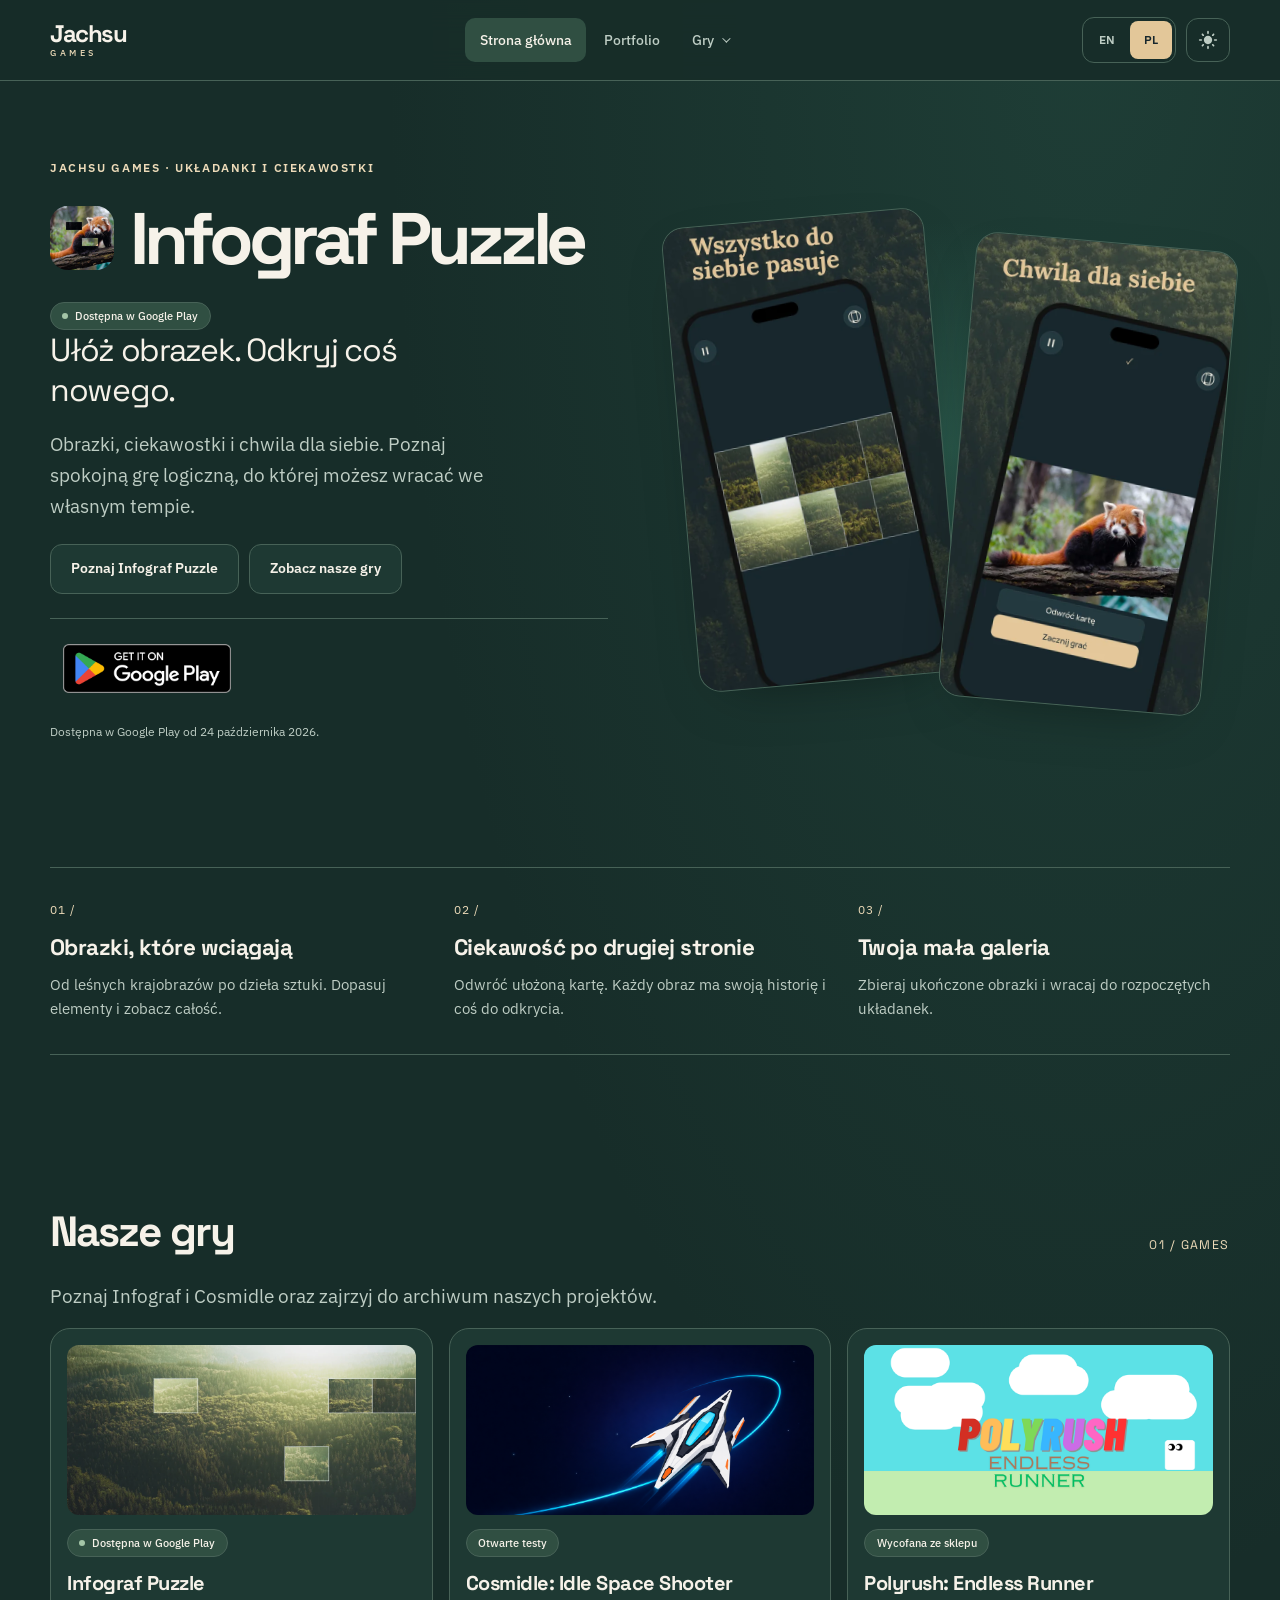
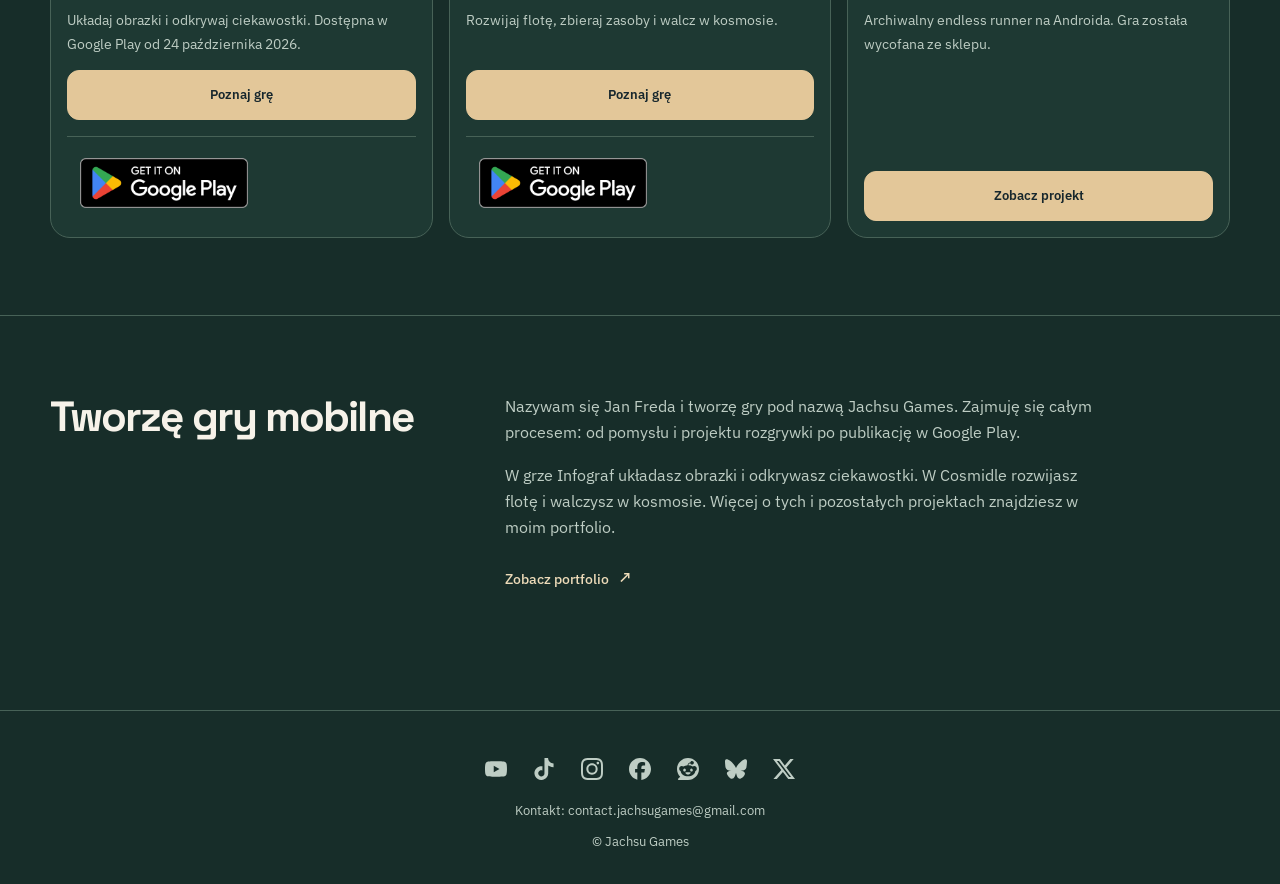
<file: index.html>
<!doctype html>
<html lang="pl" data-theme="dark">
<head>
  <meta charset="utf-8">
  <meta name="viewport" content="width=device-width, initial-scale=1">
  <title data-i18n="home.meta.title">Jachsu Games | Indie Game Studio</title>
  <meta id="meta-description" name="description" content="Jachsu Games: Infograf — układanki obrazkowe i ciekawostki. Poznaj naszą nową grę oraz Cosmidle." data-i18n-content="home.meta.description">
  <meta property="og:title" content="Jachsu Games" data-i18n-content="home.meta.ogTitle">
  <meta property="og:description" content="Infograf — układaj obrazki i odkrywaj ciekawostki. Dostępna w Google Play od 24 października 2026." data-i18n-content="home.meta.ogDescription">
  <meta property="og:image" content="https://jachsugames.com/assets/infograf/banner.webp">
  <meta property="twitter:image" content="https://jachsugames.com/assets/infograf/banner.webp">
  <meta property="og:type" content="website">
  <meta property="og:url" content="https://jachsugames.com/">
  <meta property="twitter:card" content="summary_large_image">
  <meta property="twitter:title" content="Jachsu Games" data-i18n-content="home.meta.ogTitle">
  <meta property="twitter:description" content="Infograf — układaj obrazki i odkrywaj ciekawostki. Dostępna w Google Play od 24 października 2026." data-i18n-content="home.meta.ogDescription">
  <link rel="canonical" href="https://jachsugames.com/">
  <link rel="stylesheet" href="styles/base.css?v=20261027-green-controls-2">
  <link rel="stylesheet" href="styles/components.css?v=20261028-footer-center">
  <link rel="stylesheet" href="styles/pages/home.css?v=20261028-play-download">
  <script defer src="scripts/i18n.js?v=20261028-release-date"></script>
  <script defer src="scripts/main.js?v=20261026-portfolio-fix"></script>
  <link rel="icon" href="/favicon.ico" sizes="16x16 32x32 48x48 64x64">
  <link rel="icon" type="image/png" href="/favicon-96x96.png" sizes="96x96">
  <link rel="apple-touch-icon" href="/apple-touch-icon.png" sizes="180x180">
</head>
<body class="home-page">
  <a class="skip-link" href="#main-content" data-i18n="nav.skip">Przejdź do treści</a>
  <header class="site-header">
    <div class="container">
      <nav class="site-nav" aria-label="Nawigacja glowna" data-i18n-aria-label="nav.primary">
        <a class="site-brand" href="./" aria-label="Jachsu Games">Jachsu<span>Games</span></a>
        <div class="site-nav-links" id="site-nav-links">
          <a href="./" aria-current="page" data-i18n="nav.home">Strona glowna</a>
          <a href="./portfolio/" data-i18n="nav.portfolio">Portfolio</a>
          <div class="dropdown">
            <button type="button" class="dropdown-toggle" aria-expanded="false" aria-haspopup="true" aria-controls="games-menu" data-i18n="nav.games">Gry</button>
            <div class="dropdown-menu" role="menu" id="games-menu">
              <a role="menuitem" href="./infograf/" data-i18n="nav.infograf">Infograf Puzzle</a>
              <a role="menuitem" href="./cosmidle/" data-i18n="nav.cosmidle">Cosmidle: Idle Space Shooter</a>
              <a role="menuitem" href="./polyrush/" data-i18n="nav.polyrush">Polyrush (archiwum)</a>
            </div>
          </div>
        </div>
        <div class="site-nav-controls">
          <div class="lang-switch" role="group" data-i18n-aria-label="nav.language">
            <button type="button" class="lang-btn" data-lang-switch="en" data-i18n="nav.switch.en" aria-pressed="false">EN</button>
            <button type="button" class="lang-btn" data-lang-switch="pl" data-i18n="nav.switch.pl" aria-pressed="true">PL</button>
          </div>
          <button type="button" class="theme-toggle" aria-label="Przełącz motyw" data-i18n-aria-label="nav.theme" id="theme-toggle">
            <!-- Sun icon for light mode -->
            <svg class="sun-icon" xmlns="http://www.w3.org/2000/svg" viewBox="0 0 24 24" style="display: none;">
              <path d="M12 7c-2.76 0-5 2.24-5 5s2.24 5 5 5 5-2.24 5-5-2.24-5-5-5zM2 13h2c.55 0 1-.45 1-1s-.45-1-1-1H2c-.55 0-1 .45-1 1s.45 1 1 1zm18 0h2c.55 0 1-.45 1-1s-.45-1-1-1h-2c-.55 0-1 .45-1 1s.45 1 1 1zM11 2v2c0 .55.45 1 1 1s1-.45 1-1V2c0-.55-.45-1-1-1s-1 .45-1 1zm0 18v2c0 .55.45 1 1 1s1-.45 1-1v-2c0-.55-.45-1-1-1s-1 .45-1 1zM5.99 4.58c-.39-.39-1.03-.39-1.41 0-.39.39-.39 1.03 0 1.41l1.06 1.06c.39.39 1.03.39 1.41 0 .39-.39.39-1.03 0-1.41L5.99 4.58zm12.37 12.37c-.39-.39-1.03-.39-1.41 0-.39.39-.39 1.03 0 1.41l1.06 1.06c.39.39 1.03.39 1.41 0 .39-.39.39-1.03 0-1.41l-1.06-1.06zm1.06-10.96c.39-.39.39-1.03 0-1.41-.39-.39-1.03-.39-1.41 0l-1.06 1.06c-.39.39-.39 1.03 0 1.41.39.39 1.03.39 1.41 0l1.06-1.06zM7.05 18.36c.39-.39.39-1.03 0-1.41-.39-.39-1.03-.39-1.41 0l-1.06 1.06c-.39.39-.39 1.03 0 1.41.39.39 1.03.39 1.41 0l1.06-1.06z"></path>
            </svg>
            <!-- Moon icon for dark mode -->
            <svg class="moon-icon" xmlns="http://www.w3.org/2000/svg" viewBox="0 0 24 24" style="display: block;">
              <path d="M12 3c-4.97 0-9 4.03-9 9s4.03 9 9 9 9-4.03 9-9c0-.46-.04-.92-.1-1.36-.98 1.37-2.58 2.26-4.4 2.26-2.98 0-5.4-2.42-5.4-5.4 0-1.81.89-3.42 2.26-4.4-.44-.06-.9-.1-1.36-.1z"></path>
            </svg>
          </button>
        </div>
        <button type="button" class="mobile-nav-toggle" aria-expanded="false" aria-controls="site-nav-links" aria-label="Otwórz menu" data-i18n-aria-label="nav.menu.open">
          <svg class="menu-icon" aria-hidden="true" viewBox="0 0 24 24" fill="none" stroke="currentColor" stroke-width="1.8" stroke-linecap="round"><path d="M4 6h16M4 12h16M4 18h16"/></svg>
          <svg class="close-icon" aria-hidden="true" viewBox="0 0 24 24" fill="none" stroke="currentColor" stroke-width="1.8" stroke-linecap="round"><path d="m6 6 12 12M18 6 6 18"/></svg>
        </button>
      </nav>
    </div>
  </header>

  <main id="main-content">
    <section class="section home-hero">
      <div class="container home-hero-grid">
        <div class="reveal">
          <p class="eyebrow" data-i18n="home.hero.eyebrow">Jachsu Games · Układanki i ciekawostki</p>
          <div class="home-feature-title">
            <img class="home-feature-icon" src="assets/infograf/icon.webp" alt="" width="512" height="512" decoding="async">
            <h1 data-i18n="home.hero.title">Infograf Puzzle</h1>
          </div>
          <span class="badge badge-available" data-i18n="infograf.status">Dostępna w Google Play</span>
          <p class="home-tagline" data-i18n="home.hero.tagline">Ułóż obrazek. Odkryj coś nowego.</p>
          <p class="lead" data-i18n="home.hero.lead">Obrazki, ciekawostki i chwila dla siebie. Poznaj spokojną grę logiczną, do której możesz wracać we własnym tempie.</p>
          <div class="btn-row hero-actions">
            <a class="btn btn-secondary" href="./infograf/" data-i18n="home.hero.ctaGame">Poznaj Infograf Puzzle</a>
            <a class="btn btn-secondary" href="#games" data-i18n="home.hero.ctaGames">Zobacz nasze gry</a>
          </div>
          <div class="store-download">
            <a class="store-badge" href="https://play.google.com/store/apps/details?id=com.jachsugames.infograf" aria-label="Pobierz w Google Play" data-i18n-aria-label="infograf.ctaPlay"><img class="google-play-badge" src="assets/google-play-badge-en.png" alt="" width="478" height="142" decoding="async"></a>
          </div>
          <p class="home-kicker" data-i18n="home.hero.kicker">Dostępna w Google Play od 24 października 2026.</p>
        </div>
        <aside class="home-hero-panel" aria-label="Infograf Puzzle — podgląd gry" data-i18n-aria-label="home.hero.previewLabel">
          <a href="./infograf/#gallery"><img src="assets/infograf/store/pl/01-small.webp" srcset="assets/infograf/store/pl/01-small.webp 540w, assets/infograf/store/pl/01.webp 1080w" sizes="(max-width: 768px) 82vw, 360px" data-image-template="assets/infograf/store/{lang}/01-small.webp" data-image-srcset="assets/infograf/store/{lang}/01-small.webp 540w, assets/infograf/store/{lang}/01.webp 1080w" alt="Infograf Puzzle — Wszystko do siebie pasuje: układanka z leśnym krajobrazem" data-i18n-alt="infograf.gallery.alt1" width="1080" height="1920" loading="eager" decoding="async"></a>
          <a href="./infograf/#gallery"><img src="assets/infograf/store/pl/06-small.webp" srcset="assets/infograf/store/pl/06-small.webp 540w, assets/infograf/store/pl/06.webp 1080w" sizes="(max-width: 768px) 82vw, 360px" data-image-template="assets/infograf/store/{lang}/06-small.webp" data-image-srcset="assets/infograf/store/{lang}/06-small.webp 540w, assets/infograf/store/{lang}/06.webp 1080w" alt="Infograf Puzzle — Chwila dla siebie: układanka z pandą małą" data-i18n-alt="infograf.gallery.alt6" width="1080" height="1920" loading="eager" decoding="async"></a>
        </aside>
      </div>
    </section>

    <section class="section">
      <div class="container">
        <div class="home-highlight-grid">
          <article class="card reveal">
            <h3 data-i18n="home.highlights.card1.title">Obrazki, które wciągają</h3>
            <p data-i18n="home.highlights.card1.text">Od leśnych krajobrazów po dzieła sztuki. Dopasuj elementy i zobacz całość.</p>
          </article>
          <article class="card reveal">
            <h3 data-i18n="home.highlights.card2.title">Ciekawość po drugiej stronie</h3>
            <p data-i18n="home.highlights.card2.text">Odwróć ułożoną kartę. Każdy obraz ma swoją historię i coś do odkrycia.</p>
          </article>
          <article class="card reveal">
            <h3 data-i18n="home.highlights.card3.title">Twoja mała galeria</h3>
            <p data-i18n="home.highlights.card3.text">Zbieraj ukończone obrazki i wracaj do rozpoczętych układanek.</p>
          </article>
        </div>
      </div>
    </section>

    <section class="section" id="games" aria-labelledby="home-games-title">
      <div class="container">
        <div class="section-heading"><h2 id="home-games-title" data-i18n="home.games.title">Nasze gry</h2><span class="section-number">01 / GAMES</span></div>
        <p class="lead" data-i18n="home.games.lead">Poznaj Infograf i Cosmidle oraz zajrzyj do archiwum naszych projektów.</p>
        <div class="home-games-grid">
          <article class="card home-game-card reveal">
            <img src="assets/infograf/banner.webp" alt="Infograf Puzzle" loading="lazy" decoding="async">
            <span class="badge badge-available" data-i18n="home.games.infograf.status">Dostępna w Google Play</span>
            <h3>Infograf Puzzle</h3>
            <p data-i18n="home.games.infograf.text">Układaj obrazki i odkrywaj ciekawostki. Dostępna w Google Play od 24 października 2026.</p>
            <div class="home-game-actions">
              <div class="btn-row">
                <a class="btn btn-primary" href="./infograf/" data-i18n="home.games.details">Poznaj grę</a>
              </div>
              <div class="store-download">
                <a class="store-badge" href="https://play.google.com/store/apps/details?id=com.jachsugames.infograf" aria-label="Pobierz w Google Play" data-i18n-aria-label="infograf.ctaPlay"><img class="google-play-badge" src="assets/google-play-badge-en.png" alt="" width="478" height="142" decoding="async"></a>
              </div>
            </div>
          </article>
          <article class="card home-game-card reveal">
            <img src="assets/cosmidle/banner.png" alt="Cosmidle: Idle Space Shooter" loading="lazy" decoding="async">
            <span class="badge" data-i18n="home.games.cosmidle.status">Otwarte testy</span>
            <h3>Cosmidle: Idle Space Shooter</h3>
            <p data-i18n="home.games.cosmidle.text">Rozwijaj flotę, zbieraj zasoby i walcz w kosmosie.</p>
            <div class="home-game-actions">
              <div class="btn-row">
                <a class="btn btn-primary" href="./cosmidle/" data-i18n="home.games.details">Poznaj grę</a>
              </div>
              <div class="store-download">
                <a class="store-badge" href="https://play.google.com/store/apps/details?id=com.jachsugames.cosmidle" target="_blank" rel="noreferrer noopener" aria-label="Google Play" data-i18n-aria-label="home.games.store"><img class="google-play-badge" src="assets/google-play-badge-en.png" alt="" width="478" height="142" decoding="async"></a>
              </div>
            </div>
          </article>
          <article class="card home-game-card reveal">
            <img src="assets/pollyrushstore.png" alt="Polyrush: Endless Runner" loading="lazy" decoding="async">
            <span class="badge" data-i18n="home.games.polyrush.status">Wycofana ze sklepu</span>
            <h3>Polyrush: Endless Runner</h3>
            <p data-i18n="home.games.polyrush.text">Archiwalny endless runner na Androida. Gra została wycofana ze sklepu.</p>
            <div class="btn-row">
              <a class="btn btn-primary" href="./polyrush/" data-i18n="home.games.archive">Zobacz projekt</a>
            </div>
          </article>
        </div>
      </div>
    </section>

    <section class="section home-studio">
      <div class="container home-studio-grid">
        <h2 data-i18n="home.studio.title">Tworzę gry mobilne</h2>
        <div><p data-i18n="home.studio.text1">Nazywam się Jan Freda i tworzę gry pod nazwą Jachsu Games. Zajmuję się całym procesem: od pomysłu i projektu rozgrywki po publikację w Google Play.</p>
        <p data-i18n="home.studio.text2">W grze Infograf układasz obrazki i odkrywasz ciekawostki. W Cosmidle rozwijasz flotę i walczysz w kosmosie. Więcej o tych i pozostałych projektach znajdziesz w moim portfolio.</p>
        <a class="text-link" href="./portfolio/" data-i18n="home.studio.cta">Zobacz portfolio</a></div>
      </div>
    </section>
  </main>

  <footer class="site-footer">
    <div class="container">
      <nav class="footer-social-links" aria-label="Media społecznościowe" data-i18n-aria-label="footer.socialLabel">
        <a href="https://www.youtube.com/@JachsuGames" target="_blank" rel="noreferrer noopener" title="YouTube"><svg aria-hidden="true" focusable="false" width="22" height="22" viewBox="0 0 24 24"><use href="assets/icons/social.svg#youtube"></use></svg><span class="sr-only">YouTube</span></a>
        <a href="https://www.tiktok.com/@jachsugames" target="_blank" rel="noreferrer noopener" title="TikTok"><svg aria-hidden="true" focusable="false" width="22" height="22" viewBox="0 0 24 24"><use href="assets/icons/social.svg#tiktok"></use></svg><span class="sr-only">TikTok</span></a>
        <a href="https://www.instagram.com/jachsugames/" target="_blank" rel="noreferrer noopener" title="Instagram"><svg aria-hidden="true" focusable="false" width="22" height="22" viewBox="0 0 24 24"><use href="assets/icons/social.svg#instagram"></use></svg><span class="sr-only">Instagram</span></a>
        <a href="https://www.facebook.com/profile.php?id=61595538977433" target="_blank" rel="noreferrer noopener" title="Facebook"><svg aria-hidden="true" focusable="false" width="22" height="22" viewBox="0 0 24 24"><use href="assets/icons/social.svg#facebook"></use></svg><span class="sr-only">Facebook</span></a>
        <a href="https://www.reddit.com/user/JachsuGames/" target="_blank" rel="noreferrer noopener" title="Reddit"><svg aria-hidden="true" focusable="false" width="22" height="22" viewBox="0 0 24 24"><use href="assets/icons/social.svg#reddit"></use></svg><span class="sr-only">Reddit</span></a>
        <a href="https://bsky.app/profile/jachsugames.bsky.social" target="_blank" rel="noreferrer noopener" title="Bluesky"><svg aria-hidden="true" focusable="false" width="22" height="22" viewBox="0 0 24 24"><use href="assets/icons/social.svg#bluesky"></use></svg><span class="sr-only">Bluesky</span></a>
        <a href="https://x.com/JachsuGames" target="_blank" rel="noreferrer noopener" title="X"><svg aria-hidden="true" focusable="false" width="22" height="22" viewBox="0 0 24 24"><use href="assets/icons/social.svg#x"></use></svg><span class="sr-only">X</span></a>
      </nav>
      <p><span data-i18n="footer.contactPrefix">Kontakt:</span> contact.jachsugames@gmail.com</p>
      <p>© Jachsu Games</p>
    </div>
  </footer>
</body>
</html>
</file>
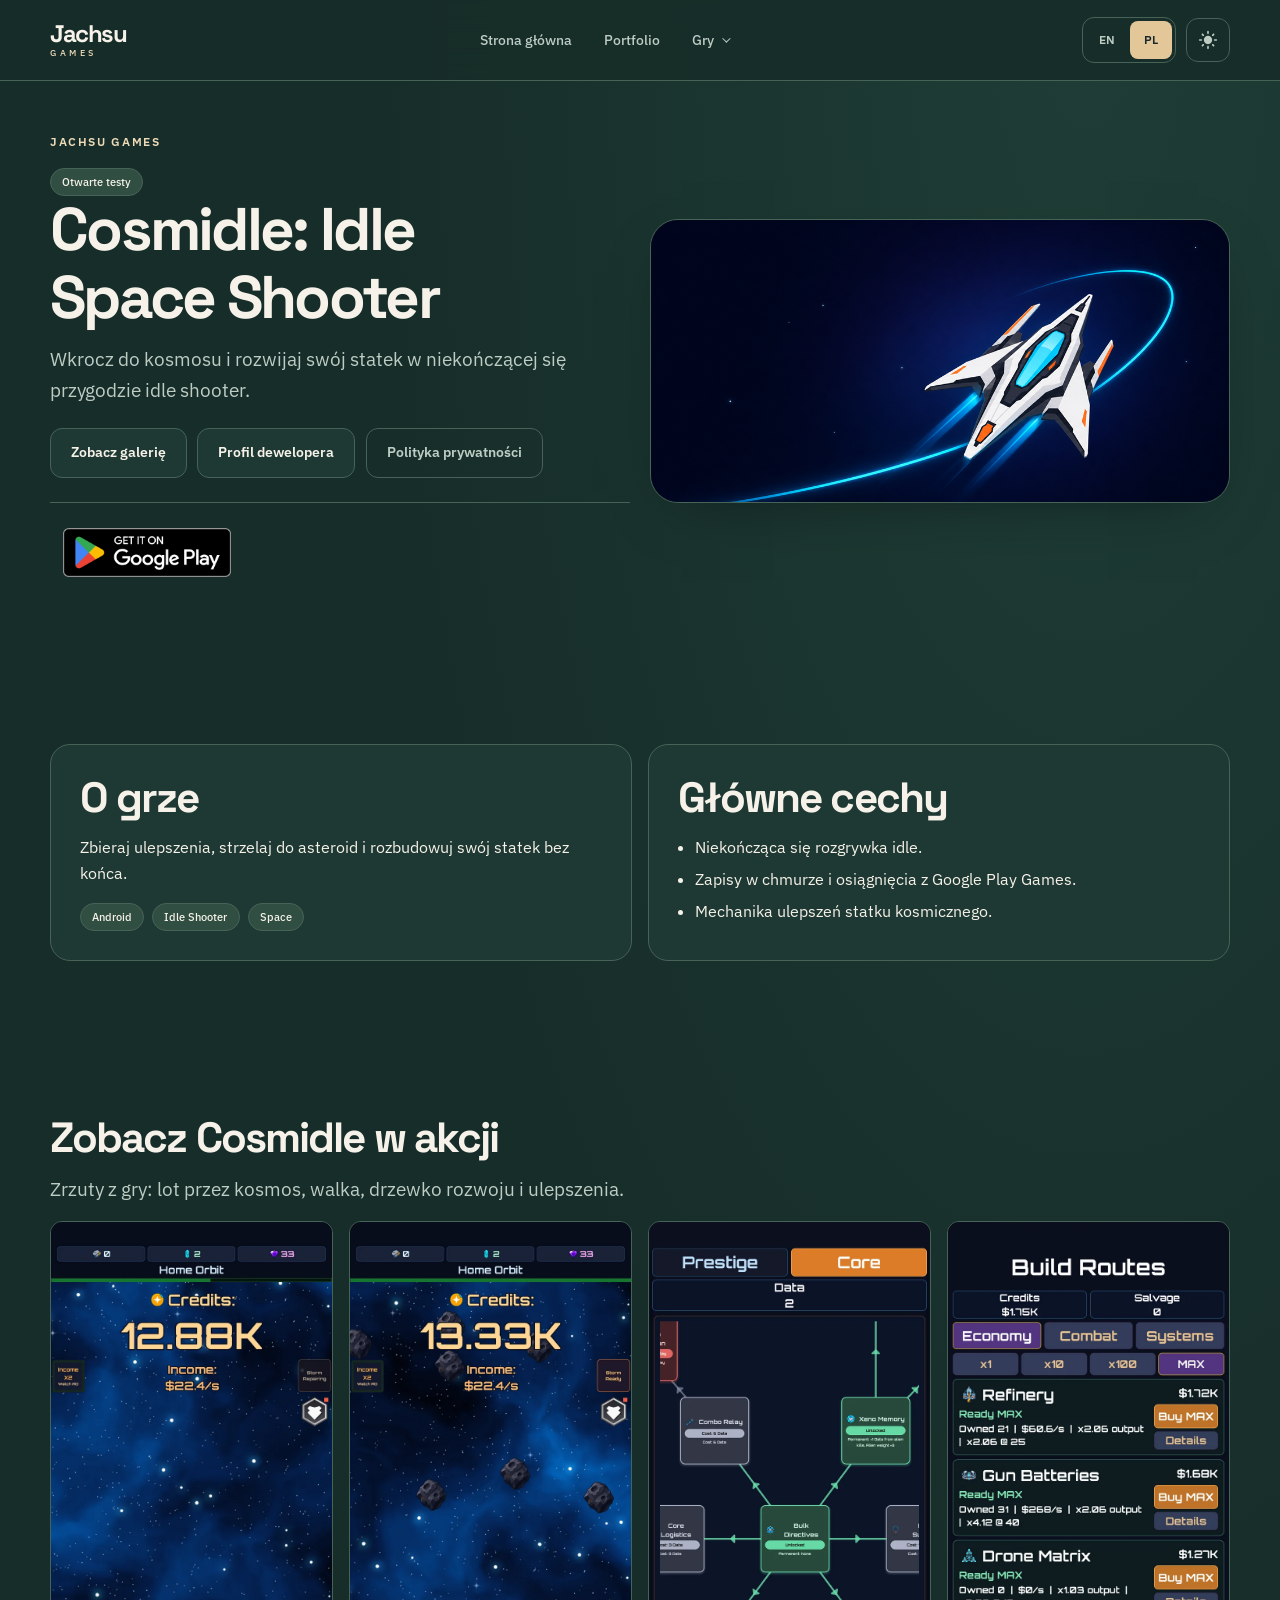
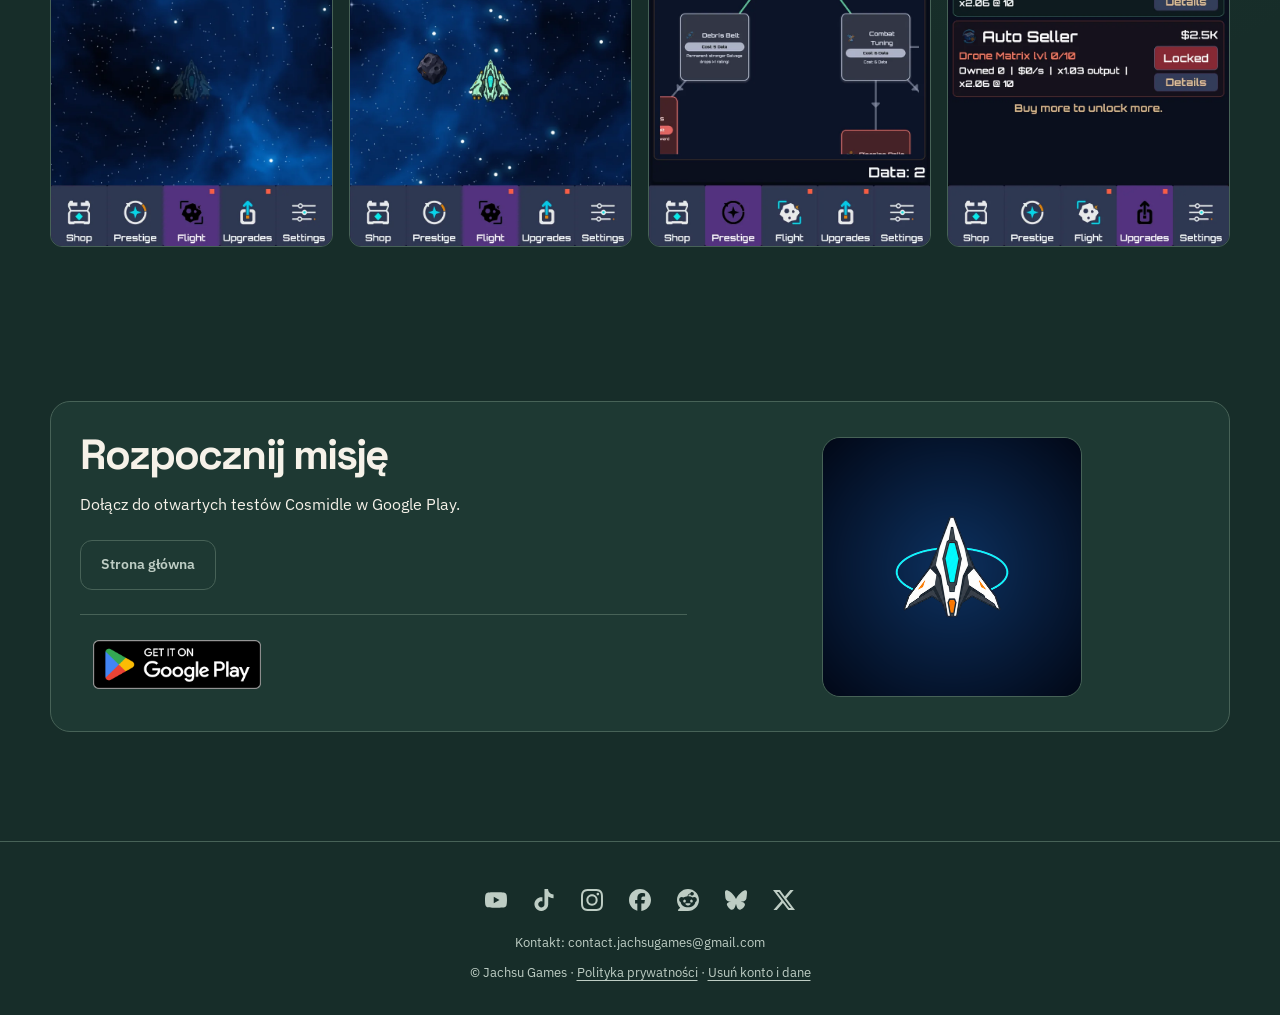
<file: cosmidle/index.html>
<!doctype html>
<html lang="pl" data-theme="dark">
<head>
  <meta charset="utf-8">
  <meta name="viewport" content="width=device-width, initial-scale=1">
  <title data-i18n="cosmidle.meta.title">Cosmidle: Idle Space Shooter | Jachsu Games</title>
  <meta name="description" content="Cosmidle: Idle Space Shooter to mobilna gra od Jachsu Games." data-i18n-content="cosmidle.meta.description">
  <meta property="og:title" content="Cosmidle: Idle Space Shooter" data-i18n-content="cosmidle.meta.ogTitle">
  <meta property="og:description" content="Cosmidle: Idle Space Shooter - nowa gra od Jachsu Games." data-i18n-content="cosmidle.meta.ogDescription">
  <meta property="og:image" content="https://jachsugames.com/assets/cosmidle/banner.png">
  <meta property="twitter:image" content="https://jachsugames.com/assets/cosmidle/banner.png">
  <meta property="og:type" content="website">
  <meta property="og:url" content="https://jachsugames.com/cosmidle/">
  <meta property="twitter:card" content="summary_large_image">
  <meta property="twitter:title" content="Cosmidle: Idle Space Shooter" data-i18n-content="cosmidle.meta.ogTitle">
  <meta property="twitter:description" content="Cosmidle: Idle Space Shooter - nowa gra od Jachsu Games." data-i18n-content="cosmidle.meta.ogDescription">
  <link rel="canonical" href="https://jachsugames.com/cosmidle/">
  <link rel="stylesheet" href="../styles/base.css?v=20261027-green-controls-2">
  <link rel="stylesheet" href="../styles/components.css?v=20261028-footer-center">
  <link rel="stylesheet" href="../styles/pages/cosmidle.css?v=20261026-portfolio-fix">
  <script defer src="../scripts/i18n.js?v=20261028-release-date"></script>
  <script defer src="../scripts/main.js?v=20261026-portfolio-fix"></script>
  <link rel="icon" href="/favicon.ico" sizes="16x16 32x32 48x48 64x64">
  <link rel="icon" type="image/png" href="/favicon-96x96.png" sizes="96x96">
  <link rel="apple-touch-icon" href="/apple-touch-icon.png" sizes="180x180">
</head>
<body class="cosmidle-page">
  <a class="skip-link" href="#main-content" data-i18n="nav.skip">Przejdź do treści</a>
  <header class="site-header">
    <div class="container">
      <nav class="site-nav" aria-label="Nawigacja glowna" data-i18n-aria-label="nav.primary">
        <a class="site-brand" href="../" aria-label="Jachsu Games">Jachsu<span>Games</span></a>
        <div class="site-nav-links" id="site-nav-links">
          <a href="../" data-i18n="nav.home">Strona glowna</a>
          <a href="../portfolio/" data-i18n="nav.portfolio">Portfolio</a>
          <div class="dropdown">
            <button type="button" class="dropdown-toggle" aria-expanded="false" aria-haspopup="true" aria-controls="games-menu" data-i18n="nav.games">Gry</button>
            <div class="dropdown-menu" role="menu" id="games-menu">
              <a role="menuitem" href="../infograf/" data-i18n="nav.infograf">Infograf Puzzle</a>
              <a role="menuitem" href="../cosmidle/" data-i18n="nav.cosmidle">Cosmidle: Idle Space Shooter</a>
              <a role="menuitem" href="../polyrush/" data-i18n="nav.polyrush">Polyrush (archiwum)</a>
            </div>
          </div>
        </div>
        <div class="site-nav-controls">
          <div class="lang-switch" role="group" data-i18n-aria-label="nav.language">
            <button type="button" class="lang-btn" data-lang-switch="en" data-i18n="nav.switch.en" aria-pressed="false">EN</button>
            <button type="button" class="lang-btn" data-lang-switch="pl" data-i18n="nav.switch.pl" aria-pressed="true">PL</button>
          </div>
          <button type="button" class="theme-toggle" aria-label="Przełącz motyw" data-i18n-aria-label="nav.theme" id="theme-toggle">
            <!-- Sun icon for light mode -->
            <svg class="sun-icon" xmlns="http://www.w3.org/2000/svg" viewBox="0 0 24 24" style="display: none;">
              <path d="M12 7c-2.76 0-5 2.24-5 5s2.24 5 5 5 5-2.24 5-5-2.24-5-5-5zM2 13h2c.55 0 1-.45 1-1s-.45-1-1-1H2c-.55 0-1 .45-1 1s.45 1 1 1zm18 0h2c.55 0 1-.45 1-1s-.45-1-1-1h-2c-.55 0-1 .45-1 1s.45 1 1 1zM11 2v2c0 .55.45 1 1 1s1-.45 1-1V2c0-.55-.45-1-1-1s-1 .45-1 1zm0 18v2c0 .55.45 1 1 1s1-.45 1-1v-2c0-.55-.45-1-1-1s-1 .45-1 1zM5.99 4.58c-.39-.39-1.03-.39-1.41 0-.39.39-.39 1.03 0 1.41l1.06 1.06c.39.39 1.03.39 1.41 0 .39-.39.39-1.03 0-1.41L5.99 4.58zm12.37 12.37c-.39-.39-1.03-.39-1.41 0-.39.39-.39 1.03 0 1.41l1.06 1.06c.39.39 1.03.39 1.41 0 .39-.39.39-1.03 0-1.41l-1.06-1.06zm1.06-10.96c.39-.39.39-1.03 0-1.41-.39-.39-1.03-.39-1.41 0l-1.06 1.06c-.39.39-.39 1.03 0 1.41.39.39 1.03.39 1.41 0l1.06-1.06zM7.05 18.36c.39-.39.39-1.03 0-1.41-.39-.39-1.03-.39-1.41 0l-1.06 1.06c-.39.39-.39 1.03 0 1.41.39.39 1.03.39 1.41 0l1.06-1.06z"></path>
            </svg>
            <!-- Moon icon for dark mode -->
            <svg class="moon-icon" xmlns="http://www.w3.org/2000/svg" viewBox="0 0 24 24" style="display: block;">
              <path d="M12 3c-4.97 0-9 4.03-9 9s4.03 9 9 9 9-4.03 9-9c0-.46-.04-.92-.1-1.36-.98 1.37-2.58 2.26-4.4 2.26-2.98 0-5.4-2.42-5.4-5.4 0-1.81.89-3.42 2.26-4.4-.44-.06-.9-.1-1.36-.1z"></path>
            </svg>
          </button>
        </div>
        <button type="button" class="mobile-nav-toggle" aria-expanded="false" aria-controls="site-nav-links" aria-label="Otwórz menu" data-i18n-aria-label="nav.menu.open">
          <svg class="menu-icon" aria-hidden="true" viewBox="0 0 24 24" fill="none" stroke="currentColor" stroke-width="1.8" stroke-linecap="round"><path d="M4 6h16M4 12h16M4 18h16"/></svg>
          <svg class="close-icon" aria-hidden="true" viewBox="0 0 24 24" fill="none" stroke="currentColor" stroke-width="1.8" stroke-linecap="round"><path d="m6 6 12 12M18 6 6 18"/></svg>
        </button>
      </nav>
    </div>
  </header>

  <main id="main-content">
    <section class="section cosmidle-hero">
      <div class="container cosmidle-hero-grid">
        <div class="reveal">
          <p class="eyebrow" data-i18n="cosmidle.hero.eyebrow">Jachsu Games</p>
          <span class="badge" data-i18n="cosmidle.hero.status">Otwarte testy</span>
          <h1 data-i18n="cosmidle.hero.title">Cosmidle: Idle Space Shooter</h1>
          <p class="lead" data-i18n="cosmidle.hero.lead">Wkrocz do kosmosu i rozwijaj swój statek w niekończącej się przygodzie idle shooter.</p>
          <div class="btn-row">
            <a class="btn btn-secondary" href="#gallery" data-i18n="cosmidle.hero.ctaGallery">Zobacz galerię</a>
            <a class="btn btn-secondary" href="https://play.google.com/store/apps/dev?id=4923254199329031787" target="_blank" rel="noreferrer noopener" data-i18n="cosmidle.hero.ctaDev">Profil dewelopera</a>
            <a class="btn btn-ghost" href="../CosmidlePolicy.html" target="_blank" rel="noreferrer noopener" data-i18n="cosmidle.hero.ctaPolicy">Privacy Policy</a>
          </div>
          <div class="store-download">
            <a class="store-badge" href="https://play.google.com/store/apps/details?id=com.jachsugames.cosmidle" target="_blank" rel="noreferrer noopener" aria-label="Google Play · Otwarte testy" data-i18n-aria-label="cosmidle.hero.ctaStore"><img class="google-play-badge" src="../assets/google-play-badge-en.png" alt="" width="478" height="142" decoding="async"></a>
          </div>
        </div>
        <img class="cosmidle-hero-banner reveal" src="../assets/cosmidle/banner.png" alt="Cosmidle — statek kosmiczny na tle gwiazd" data-i18n-alt="cosmidle.banner.alt" width="1024" height="500" fetchpriority="high" decoding="async">
      </div>
    </section>

    <section class="section">
      <div class="container cosmidle-quick">
        <article class="card reveal">
          <h2 data-i18n="cosmidle.features.title">O grze</h2>
          <p data-i18n="cosmidle.features.text">Zbieraj ulepszenia, strzelaj do asteroid i rozbudowuj swój statek bez końca.</p>
          <div class="chip-row">
            <span class="badge">Android</span>
            <span class="badge">Idle Shooter</span>
            <span class="badge">Space</span>
          </div>
        </article>
        <article class="card reveal">
          <h2 data-i18n="cosmidle.loop.title">Główne cechy</h2>
          <ul class="cosmidle-list">
            <li data-i18n="cosmidle.loop.item1">Niekończąca się rozgrywka idle.</li>
            <li data-i18n="cosmidle.loop.item2">Zapisy w chmurze i osiągnięcia z Google Play Games.</li>
            <li data-i18n="cosmidle.loop.item3">Mechanika ulepszeń statku kosmicznego.</li>
          </ul>
        </article>
      </div>
    </section>

    <section class="section" id="gallery" aria-labelledby="gallery-title">
      <div class="container">
        <h2 id="gallery-title" data-i18n="cosmidle.gallery.title">Zobacz Cosmidle w akcji</h2>
        <p class="lead" data-i18n="cosmidle.gallery.lead">Zrzuty z gry: lot przez kosmos, walka, drzewko rozwoju i ulepszenia.</p>
        <p class="gallery-swipe-hint" data-i18n="cosmidle.gallery.swipe">Przesuń, aby zobaczyć kolejne zdjęcia →</p>
        <div class="cosmidle-gallery">
          <a class="reveal" href="../assets/cosmidle/screenshot-1.webp" target="_blank" rel="noreferrer noopener">
            <img src="../assets/cosmidle/screenshot-1.webp" alt="Cosmidle — statek w sektorze Home Orbit" data-i18n-alt="cosmidle.gallery.alt1" width="720" height="1600" loading="lazy" decoding="async">
          </a>
          <a class="reveal" href="../assets/cosmidle/screenshot-2.webp" target="_blank" rel="noreferrer noopener">
            <img src="../assets/cosmidle/screenshot-2.webp" alt="Cosmidle — walka z asteroidami" data-i18n-alt="cosmidle.gallery.alt2" width="720" height="1600" loading="lazy" decoding="async">
          </a>
          <a class="reveal" href="../assets/cosmidle/screenshot-3.webp" target="_blank" rel="noreferrer noopener">
            <img src="../assets/cosmidle/screenshot-3.webp" alt="Cosmidle — drzewko stałych ulepszeń Core" data-i18n-alt="cosmidle.gallery.alt3" width="720" height="1600" loading="lazy" decoding="async">
          </a>
          <a class="reveal" href="../assets/cosmidle/screenshot-4.webp" target="_blank" rel="noreferrer noopener">
            <img src="../assets/cosmidle/screenshot-4.webp" alt="Cosmidle — ulepszenia gospodarki i uzbrojenia" data-i18n-alt="cosmidle.gallery.alt4" width="720" height="1600" loading="lazy" decoding="async">
          </a>
        </div>
      </div>
    </section>

    <section class="section cosmidle-cta">
      <div class="container">
        <article class="card reveal">
          <div>
            <h2 data-i18n="cosmidle.cta.title">Rozpocznij misję</h2>
            <p data-i18n="cosmidle.cta.lead">Dołącz do otwartych testów Cosmidle w Google Play.</p>
            <div class="btn-row">
              <a class="btn btn-ghost" href="../" data-i18n="cosmidle.cta.secondary">Strona główna</a>
            </div>
            <div class="store-download">
              <a class="store-badge" href="https://play.google.com/store/apps/details?id=com.jachsugames.cosmidle" target="_blank" rel="noreferrer noopener" aria-label="Dołącz do testów" data-i18n-aria-label="cosmidle.cta.primary"><img class="google-play-badge" src="../assets/google-play-badge-en.png" alt="" width="478" height="142" decoding="async"></a>
            </div>
          </div>
          <a href="https://play.google.com/store/apps/details?id=com.jachsugames.cosmidle" target="_blank" rel="noreferrer noopener">
            <img class="cosmidle-cta-image" src="../assets/cosmidle/icon.png" alt="Ikona gry Cosmidle" data-i18n-alt="cosmidle.icon.alt" width="512" height="512" loading="lazy" decoding="async">
          </a>
        </article>
      </div>
    </section>
  </main>

  <footer class="site-footer">
    <div class="container">
      <nav class="footer-social-links" aria-label="Media społecznościowe" data-i18n-aria-label="footer.socialLabel">
        <a href="https://www.youtube.com/@JachsuGames" target="_blank" rel="noreferrer noopener" title="YouTube"><svg aria-hidden="true" focusable="false" width="22" height="22" viewBox="0 0 24 24"><use href="../assets/icons/social.svg#youtube"></use></svg><span class="sr-only">YouTube</span></a>
        <a href="https://www.tiktok.com/@jachsugames" target="_blank" rel="noreferrer noopener" title="TikTok"><svg aria-hidden="true" focusable="false" width="22" height="22" viewBox="0 0 24 24"><use href="../assets/icons/social.svg#tiktok"></use></svg><span class="sr-only">TikTok</span></a>
        <a href="https://www.instagram.com/jachsugames/" target="_blank" rel="noreferrer noopener" title="Instagram"><svg aria-hidden="true" focusable="false" width="22" height="22" viewBox="0 0 24 24"><use href="../assets/icons/social.svg#instagram"></use></svg><span class="sr-only">Instagram</span></a>
        <a href="https://www.facebook.com/profile.php?id=61595538977433" target="_blank" rel="noreferrer noopener" title="Facebook"><svg aria-hidden="true" focusable="false" width="22" height="22" viewBox="0 0 24 24"><use href="../assets/icons/social.svg#facebook"></use></svg><span class="sr-only">Facebook</span></a>
        <a href="https://www.reddit.com/user/JachsuGames/" target="_blank" rel="noreferrer noopener" title="Reddit"><svg aria-hidden="true" focusable="false" width="22" height="22" viewBox="0 0 24 24"><use href="../assets/icons/social.svg#reddit"></use></svg><span class="sr-only">Reddit</span></a>
        <a href="https://bsky.app/profile/jachsugames.bsky.social" target="_blank" rel="noreferrer noopener" title="Bluesky"><svg aria-hidden="true" focusable="false" width="22" height="22" viewBox="0 0 24 24"><use href="../assets/icons/social.svg#bluesky"></use></svg><span class="sr-only">Bluesky</span></a>
        <a href="https://x.com/JachsuGames" target="_blank" rel="noreferrer noopener" title="X"><svg aria-hidden="true" focusable="false" width="22" height="22" viewBox="0 0 24 24"><use href="../assets/icons/social.svg#x"></use></svg><span class="sr-only">X</span></a>
      </nav>
      <p><span data-i18n="footer.contactPrefix">Kontakt:</span> contact.jachsugames@gmail.com</p>
      <p>© Jachsu Games · <a href="../CosmidlePolicy.html" target="_blank" rel="noreferrer noopener" data-i18n="cosmidle.hero.ctaPolicy">Polityka prywatności</a> · <a href="../CosmidleDeleteAccount.html" data-i18n="cosmidle.footer.delete">Usuń konto i dane</a></p>
    </div>
  </footer>
</body>
</html>
</file>
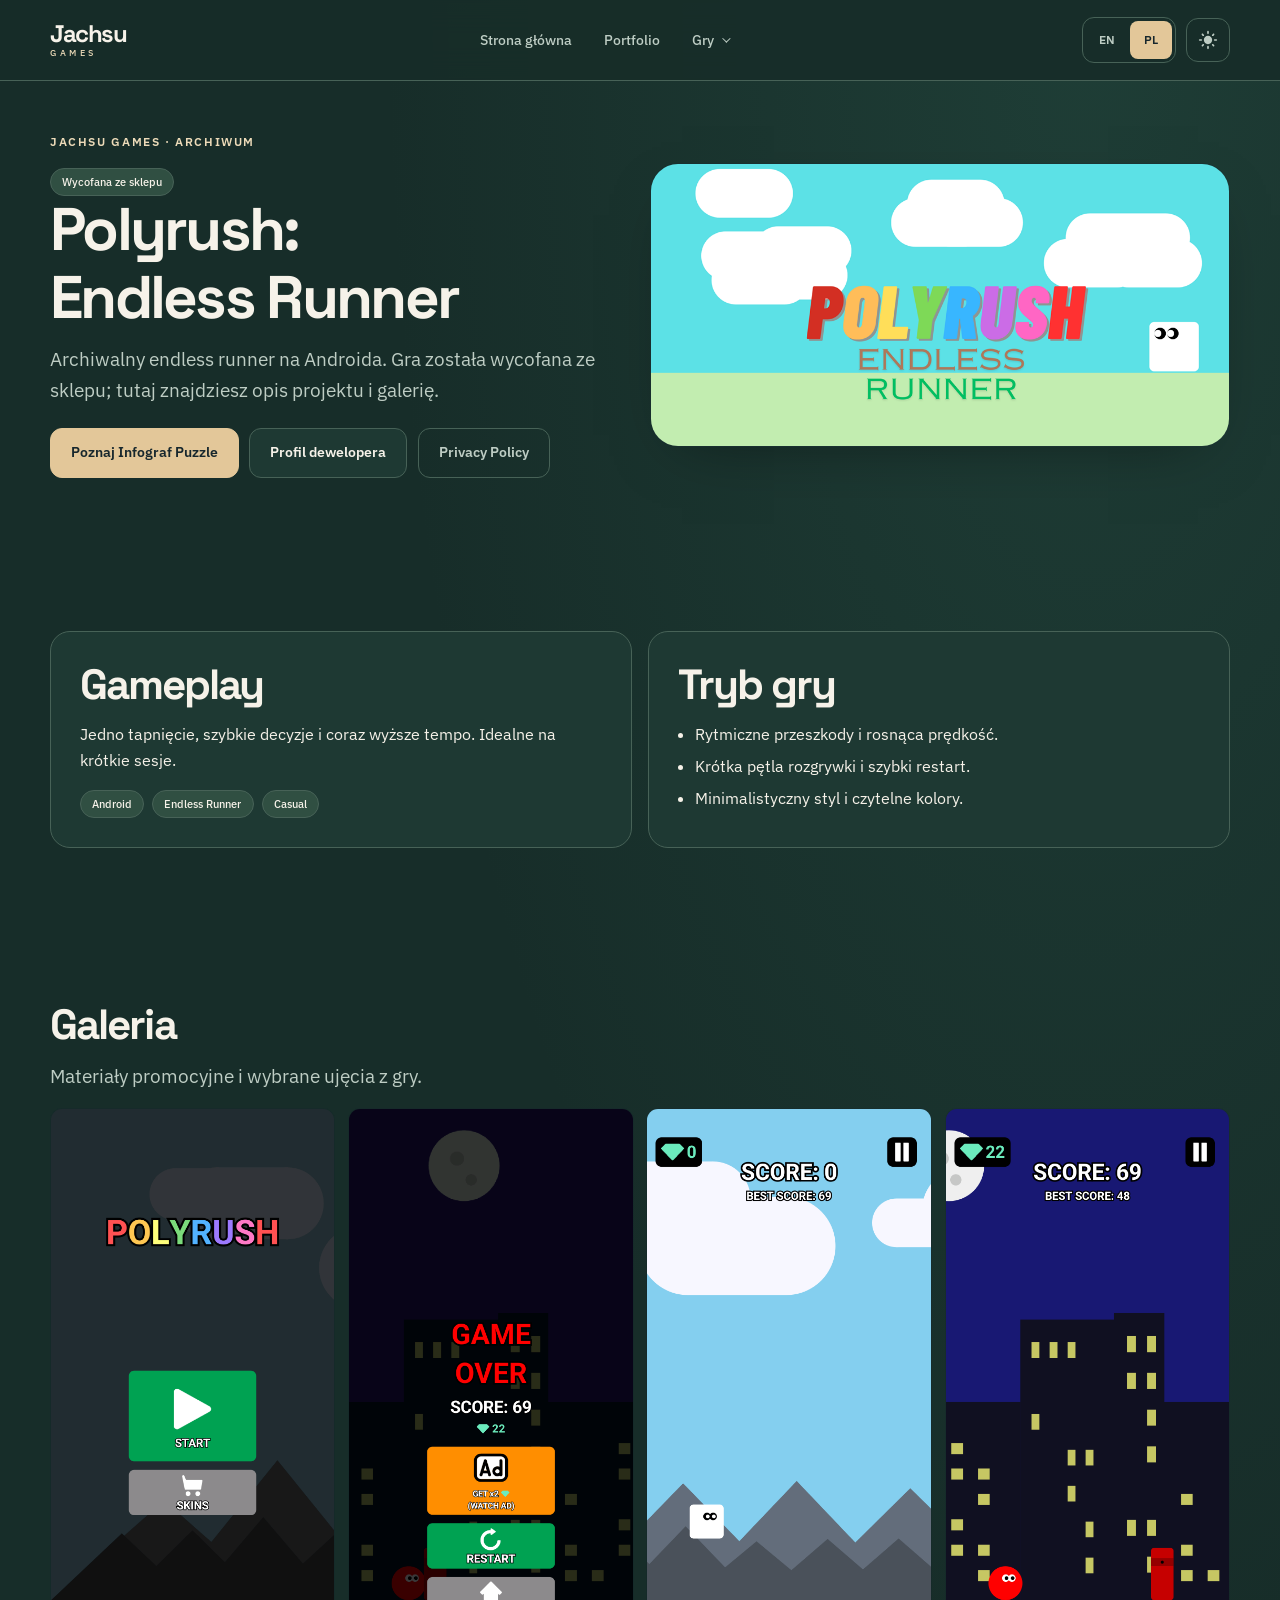
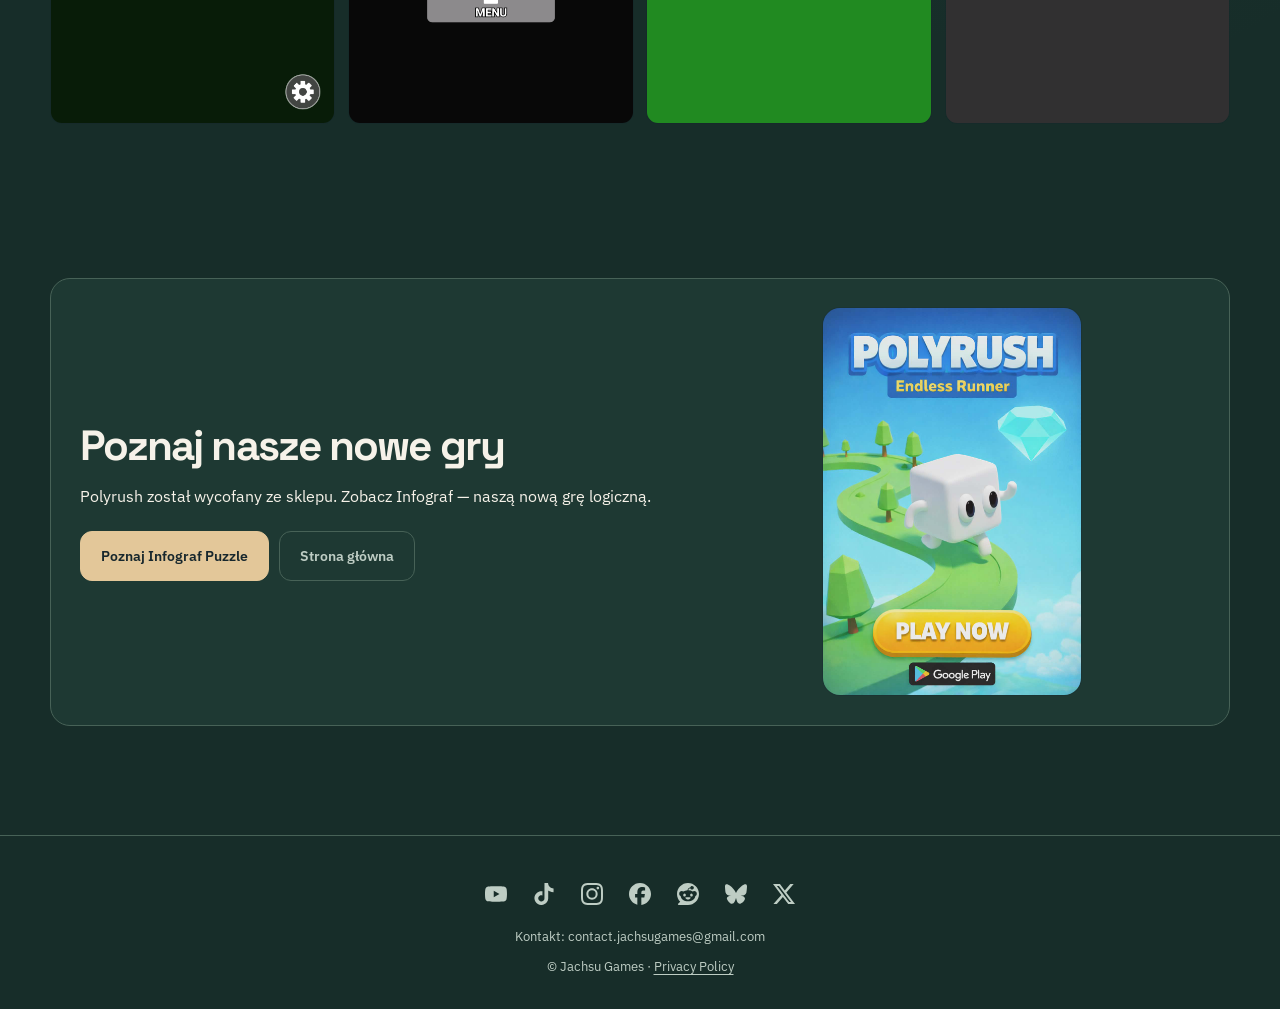
<file: polyrush/index.html>
<!doctype html>
<html lang="pl" data-theme="dark">
<head>
  <meta charset="utf-8">
  <meta name="viewport" content="width=device-width, initial-scale=1">
  <title data-i18n="polyrush.meta.title">Polyrush: Endless Runner | Jachsu Games</title>
  <meta name="description" content="Polyrush: Endless Runner — archiwalna gra Jachsu Games na Androida, wycofana ze sklepu." data-i18n-content="polyrush.meta.description">
  <meta property="og:title" content="Polyrush: Endless Runner" data-i18n-content="polyrush.meta.ogTitle">
  <meta property="og:description" content="Archiwum projektu Polyrush: Endless Runner. Gra została wycofana ze sklepu." data-i18n-content="polyrush.meta.ogDescription">
  <meta property="og:type" content="website">
  <meta property="og:url" content="https://jachsugames.com/polyrush/">
  <meta property="twitter:card" content="summary_large_image">
  <meta property="twitter:title" content="Polyrush: Endless Runner" data-i18n-content="polyrush.meta.ogTitle">
  <meta property="twitter:description" content="Archiwum projektu Polyrush: Endless Runner. Gra została wycofana ze sklepu." data-i18n-content="polyrush.meta.ogDescription">
  <link rel="canonical" href="https://jachsugames.com/polyrush/">
  <link rel="stylesheet" href="../styles/base.css?v=20261027-green-controls-2">
  <link rel="stylesheet" href="../styles/components.css?v=20261028-footer-center">
  <link rel="stylesheet" href="../styles/pages/polyrush.css?v=20261026-portfolio-fix">
  <script defer src="../scripts/i18n.js?v=20261028-release-date"></script>
  <script defer src="../scripts/main.js?v=20261026-portfolio-fix"></script>
  <link rel="icon" href="/favicon.ico" sizes="16x16 32x32 48x48 64x64">
  <link rel="icon" type="image/png" href="/favicon-96x96.png" sizes="96x96">
  <link rel="apple-touch-icon" href="/apple-touch-icon.png" sizes="180x180">
</head>
<body class="polyrush-page">
  <a class="skip-link" href="#main-content" data-i18n="nav.skip">Przejdź do treści</a>
  <header class="site-header">
    <div class="container">
      <nav class="site-nav" aria-label="Nawigacja glowna" data-i18n-aria-label="nav.primary">
        <a class="site-brand" href="../" aria-label="Jachsu Games">Jachsu<span>Games</span></a>
        <div class="site-nav-links" id="site-nav-links">
          <a href="../" data-i18n="nav.home">Strona glowna</a>
          <a href="../portfolio/" data-i18n="nav.portfolio">Portfolio</a>
          <div class="dropdown">
            <button type="button" class="dropdown-toggle" aria-expanded="false" aria-haspopup="true" aria-controls="games-menu" data-i18n="nav.games">Gry</button>
            <div class="dropdown-menu" role="menu" id="games-menu">
              <a role="menuitem" href="../infograf/" data-i18n="nav.infograf">Infograf Puzzle</a>
              <a role="menuitem" href="../cosmidle/" data-i18n="nav.cosmidle">Cosmidle: Idle Space Shooter</a>
              <a role="menuitem" href="../polyrush/" data-i18n="nav.polyrush">Polyrush (archiwum)</a>
            </div>
          </div>
        </div>
        <div class="site-nav-controls">
          <div class="lang-switch" role="group" data-i18n-aria-label="nav.language">
            <button type="button" class="lang-btn" data-lang-switch="en" data-i18n="nav.switch.en" aria-pressed="false">EN</button>
            <button type="button" class="lang-btn" data-lang-switch="pl" data-i18n="nav.switch.pl" aria-pressed="true">PL</button>
          </div>
          <button type="button" class="theme-toggle" aria-label="Przełącz motyw" data-i18n-aria-label="nav.theme" id="theme-toggle">
            <!-- Sun icon for light mode -->
            <svg class="sun-icon" xmlns="http://www.w3.org/2000/svg" viewBox="0 0 24 24" style="display: none;">
              <path d="M12 7c-2.76 0-5 2.24-5 5s2.24 5 5 5 5-2.24 5-5-2.24-5-5-5zM2 13h2c.55 0 1-.45 1-1s-.45-1-1-1H2c-.55 0-1 .45-1 1s.45 1 1 1zm18 0h2c.55 0 1-.45 1-1s-.45-1-1-1h-2c-.55 0-1 .45-1 1s.45 1 1 1zM11 2v2c0 .55.45 1 1 1s1-.45 1-1V2c0-.55-.45-1-1-1s-1 .45-1 1zm0 18v2c0 .55.45 1 1 1s1-.45 1-1v-2c0-.55-.45-1-1-1s-1 .45-1 1zM5.99 4.58c-.39-.39-1.03-.39-1.41 0-.39.39-.39 1.03 0 1.41l1.06 1.06c.39.39 1.03.39 1.41 0 .39-.39.39-1.03 0-1.41L5.99 4.58zm12.37 12.37c-.39-.39-1.03-.39-1.41 0-.39.39-.39 1.03 0 1.41l1.06 1.06c.39.39 1.03.39 1.41 0 .39-.39.39-1.03 0-1.41l-1.06-1.06zm1.06-10.96c.39-.39.39-1.03 0-1.41-.39-.39-1.03-.39-1.41 0l-1.06 1.06c-.39.39-.39 1.03 0 1.41.39.39 1.03.39 1.41 0l1.06-1.06zM7.05 18.36c.39-.39.39-1.03 0-1.41-.39-.39-1.03-.39-1.41 0l-1.06 1.06c-.39.39-.39 1.03 0 1.41.39.39 1.03.39 1.41 0l1.06-1.06z"></path>
            </svg>
            <!-- Moon icon for dark mode -->
            <svg class="moon-icon" xmlns="http://www.w3.org/2000/svg" viewBox="0 0 24 24" style="display: block;">
              <path d="M12 3c-4.97 0-9 4.03-9 9s4.03 9 9 9 9-4.03 9-9c0-.46-.04-.92-.1-1.36-.98 1.37-2.58 2.26-4.4 2.26-2.98 0-5.4-2.42-5.4-5.4 0-1.81.89-3.42 2.26-4.4-.44-.06-.9-.1-1.36-.1z"></path>
            </svg>
          </button>
        </div>
        <button type="button" class="mobile-nav-toggle" aria-expanded="false" aria-controls="site-nav-links" aria-label="Otwórz menu" data-i18n-aria-label="nav.menu.open">
          <svg class="menu-icon" aria-hidden="true" viewBox="0 0 24 24" fill="none" stroke="currentColor" stroke-width="1.8" stroke-linecap="round"><path d="M4 6h16M4 12h16M4 18h16"/></svg>
          <svg class="close-icon" aria-hidden="true" viewBox="0 0 24 24" fill="none" stroke="currentColor" stroke-width="1.8" stroke-linecap="round"><path d="m6 6 12 12M18 6 6 18"/></svg>
        </button>
      </nav>
    </div>
  </header>

  <main id="main-content">
    <section class="section polyrush-hero">
      <div class="container polyrush-hero-grid">
        <div class="reveal">
          <p class="eyebrow" data-i18n="polyrush.hero.eyebrow">Jachsu Games · Archiwum</p>
          <span class="badge" data-i18n="polyrush.hero.status">Wycofana ze sklepu</span>
          <h1 data-i18n="polyrush.hero.title">Polyrush: Endless Runner</h1>
          <p class="lead" data-i18n="polyrush.hero.lead">Archiwalny endless runner na Androida. Gra została wycofana ze sklepu; tutaj znajdziesz opis projektu i galerię.</p>
          <div class="btn-row">
            <a class="btn btn-primary" href="../infograf/" data-i18n="polyrush.hero.ctaInfograf">Poznaj Infograf Puzzle</a>
            <a class="btn btn-secondary" href="https://play.google.com/store/apps/dev?id=4923254199329031787" target="_blank" rel="noreferrer noopener" data-i18n="polyrush.hero.ctaDev">Profil dewelopera</a>
            <a class="btn btn-ghost" href="https://sites.google.com/view/polyrush-privacypolicy?usp=sharing" target="_blank" rel="noreferrer noopener" data-i18n="polyrush.hero.ctaPolicy">Privacy Policy</a>
          </div>
        </div>
        <img class="polyrush-hero-banner reveal" src="../assets/pollyrushstore.png" alt="Polyrush: Endless Runner store banner">
      </div>
    </section>

    <section class="section">
      <div class="container polyrush-quick">
        <article class="card reveal">
          <h2 data-i18n="polyrush.features.title">Gameplay</h2>
          <p data-i18n="polyrush.features.text">Jedno tapnięcie, szybkie decyzje i coraz wyższe tempo. Idealne na krótkie sesje.</p>
          <div class="chip-row">
            <span class="badge">Android</span>
            <span class="badge">Endless Runner</span>
            <span class="badge">Casual</span>
          </div>
        </article>
        <article class="card reveal">
          <h2 data-i18n="polyrush.loop.title">Tryb gry</h2>
          <ul class="polyrush-list">
            <li data-i18n="polyrush.loop.item1">Rytmiczne przeszkody i rosnąca prędkość.</li>
            <li data-i18n="polyrush.loop.item2">Krótka pętla rozgrywki i szybki restart.</li>
            <li data-i18n="polyrush.loop.item3">Minimalistyczny styl i czytelne kolory.</li>
          </ul>
        </article>
      </div>
    </section>

    <section class="section">
      <div class="container">
        <h2 data-i18n="polyrush.gallery.title">Galeria</h2>
        <p class="lead" data-i18n="polyrush.gallery.lead">Materiały promocyjne oraz wybrane ujęcia z gry.</p>
        <div class="polyrush-gallery">
          <img src="../assets/polyrushss1.png" alt="Polyrush screenshot 1" loading="lazy" decoding="async">
          <img src="../assets/polyrushss2.png" alt="Polyrush screenshot 2" loading="lazy" decoding="async">
          <img src="../assets/polyrushss3.png" alt="Polyrush screenshot 3" loading="lazy" decoding="async">
          <img src="../assets/polyrushss4.png" alt="Polyrush screenshot 4" loading="lazy" decoding="async">
        </div>
      </div>
    </section>

    <section class="section polyrush-cta">
      <div class="container">
        <article class="card reveal">
          <div>
            <h2 data-i18n="polyrush.cta.title">Poznaj nasze nowe gry</h2>
            <p data-i18n="polyrush.cta.lead">Polyrush został wycofany ze sklepu. Zobacz Infograf — naszą nową grę logiczną.</p>
            <div class="btn-row">
              <a class="btn btn-primary" href="../infograf/" data-i18n="polyrush.cta.primary">Poznaj Infograf Puzzle</a>
              <a class="btn btn-ghost" href="../" data-i18n="polyrush.cta.secondary">Strona główna</a>
            </div>
          </div>
          <img class="polyrush-cta-image" src="../assets/polyrush.png" alt="Polyrush: Endless Runner graphic" loading="lazy" decoding="async">
        </article>
      </div>
    </section>
  </main>

  <footer class="site-footer">
    <div class="container">
      <nav class="footer-social-links" aria-label="Media społecznościowe" data-i18n-aria-label="footer.socialLabel">
        <a href="https://www.youtube.com/@JachsuGames" target="_blank" rel="noreferrer noopener" title="YouTube"><svg aria-hidden="true" focusable="false" width="22" height="22" viewBox="0 0 24 24"><use href="../assets/icons/social.svg#youtube"></use></svg><span class="sr-only">YouTube</span></a>
        <a href="https://www.tiktok.com/@jachsugames" target="_blank" rel="noreferrer noopener" title="TikTok"><svg aria-hidden="true" focusable="false" width="22" height="22" viewBox="0 0 24 24"><use href="../assets/icons/social.svg#tiktok"></use></svg><span class="sr-only">TikTok</span></a>
        <a href="https://www.instagram.com/jachsugames/" target="_blank" rel="noreferrer noopener" title="Instagram"><svg aria-hidden="true" focusable="false" width="22" height="22" viewBox="0 0 24 24"><use href="../assets/icons/social.svg#instagram"></use></svg><span class="sr-only">Instagram</span></a>
        <a href="https://www.facebook.com/profile.php?id=61595538977433" target="_blank" rel="noreferrer noopener" title="Facebook"><svg aria-hidden="true" focusable="false" width="22" height="22" viewBox="0 0 24 24"><use href="../assets/icons/social.svg#facebook"></use></svg><span class="sr-only">Facebook</span></a>
        <a href="https://www.reddit.com/user/JachsuGames/" target="_blank" rel="noreferrer noopener" title="Reddit"><svg aria-hidden="true" focusable="false" width="22" height="22" viewBox="0 0 24 24"><use href="../assets/icons/social.svg#reddit"></use></svg><span class="sr-only">Reddit</span></a>
        <a href="https://bsky.app/profile/jachsugames.bsky.social" target="_blank" rel="noreferrer noopener" title="Bluesky"><svg aria-hidden="true" focusable="false" width="22" height="22" viewBox="0 0 24 24"><use href="../assets/icons/social.svg#bluesky"></use></svg><span class="sr-only">Bluesky</span></a>
        <a href="https://x.com/JachsuGames" target="_blank" rel="noreferrer noopener" title="X"><svg aria-hidden="true" focusable="false" width="22" height="22" viewBox="0 0 24 24"><use href="../assets/icons/social.svg#x"></use></svg><span class="sr-only">X</span></a>
      </nav>
      <p><span data-i18n="footer.contactPrefix">Kontakt:</span> contact.jachsugames@gmail.com</p>
      <p>© Jachsu Games · <a href="https://sites.google.com/view/polyrush-privacypolicy?usp=sharing" target="_blank" rel="noreferrer noopener">Privacy Policy</a></p>
    </div>
  </footer>
</body>
</html>
</file>
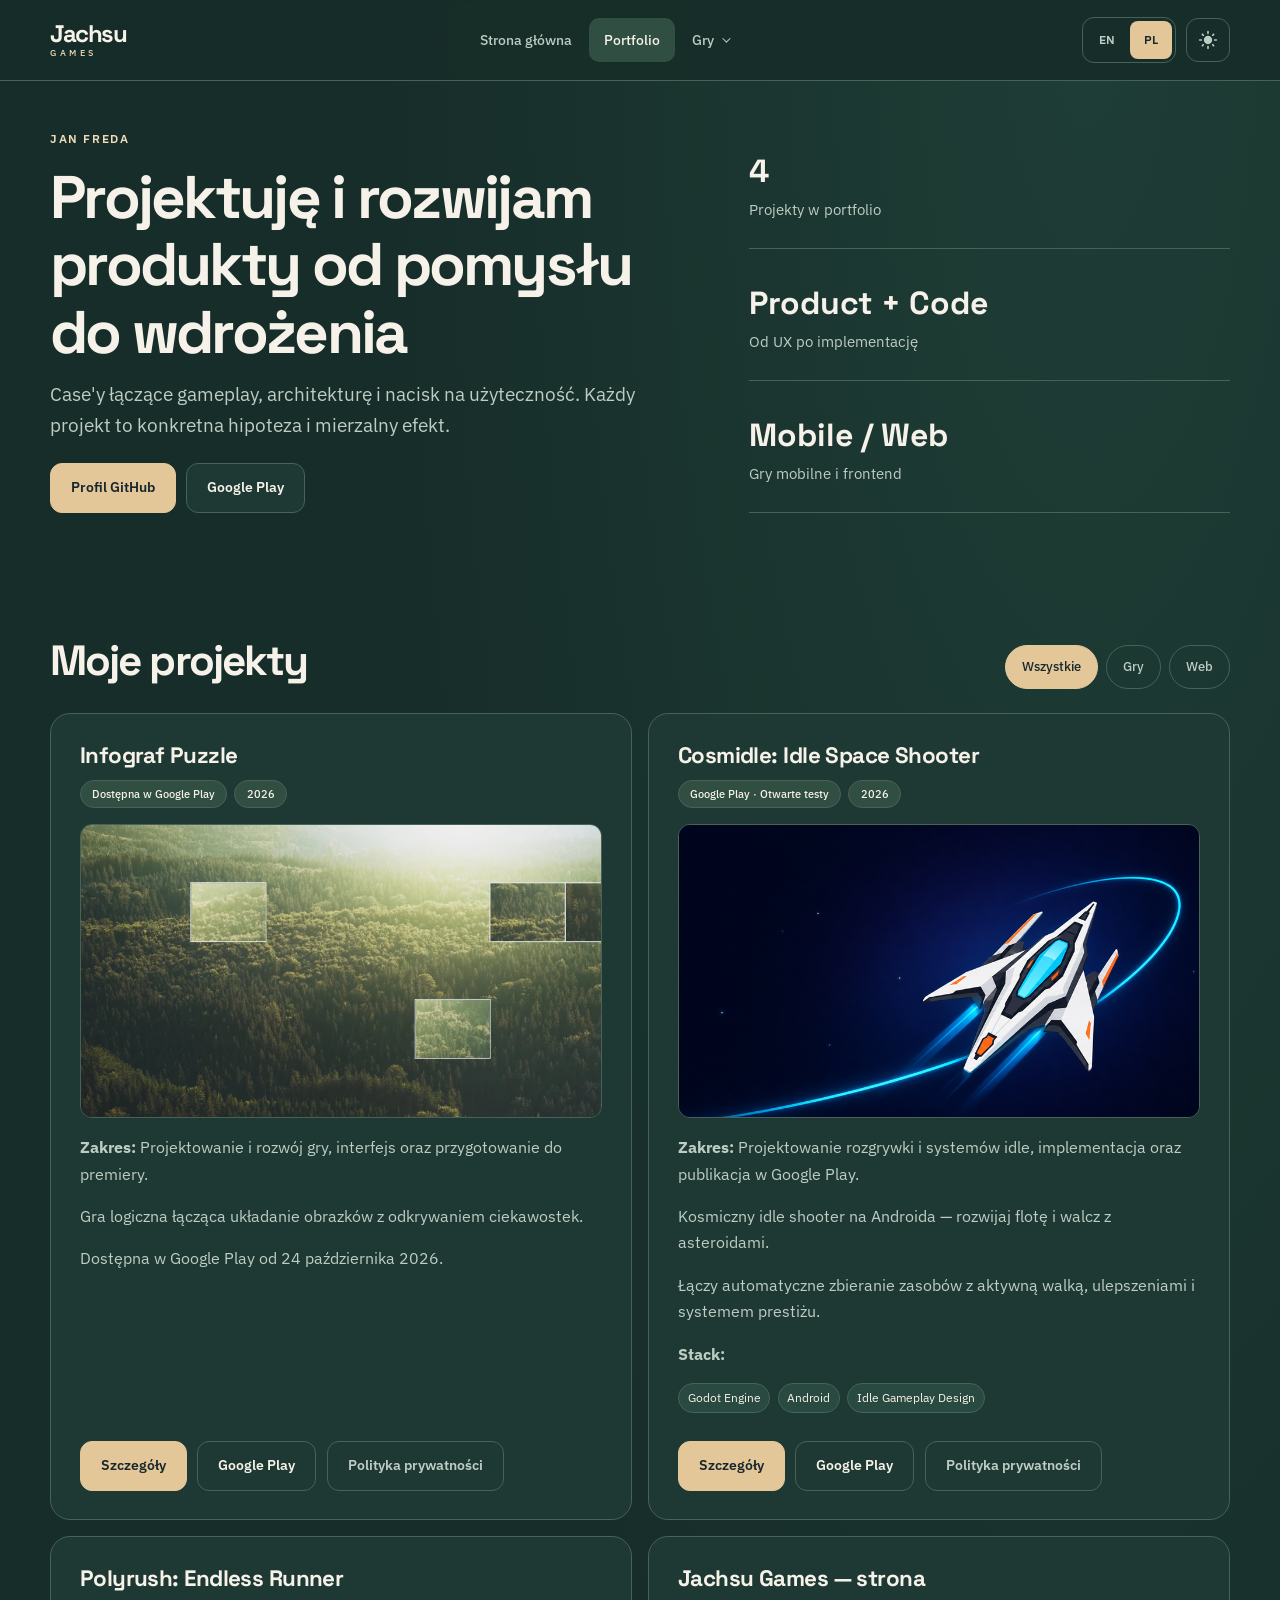
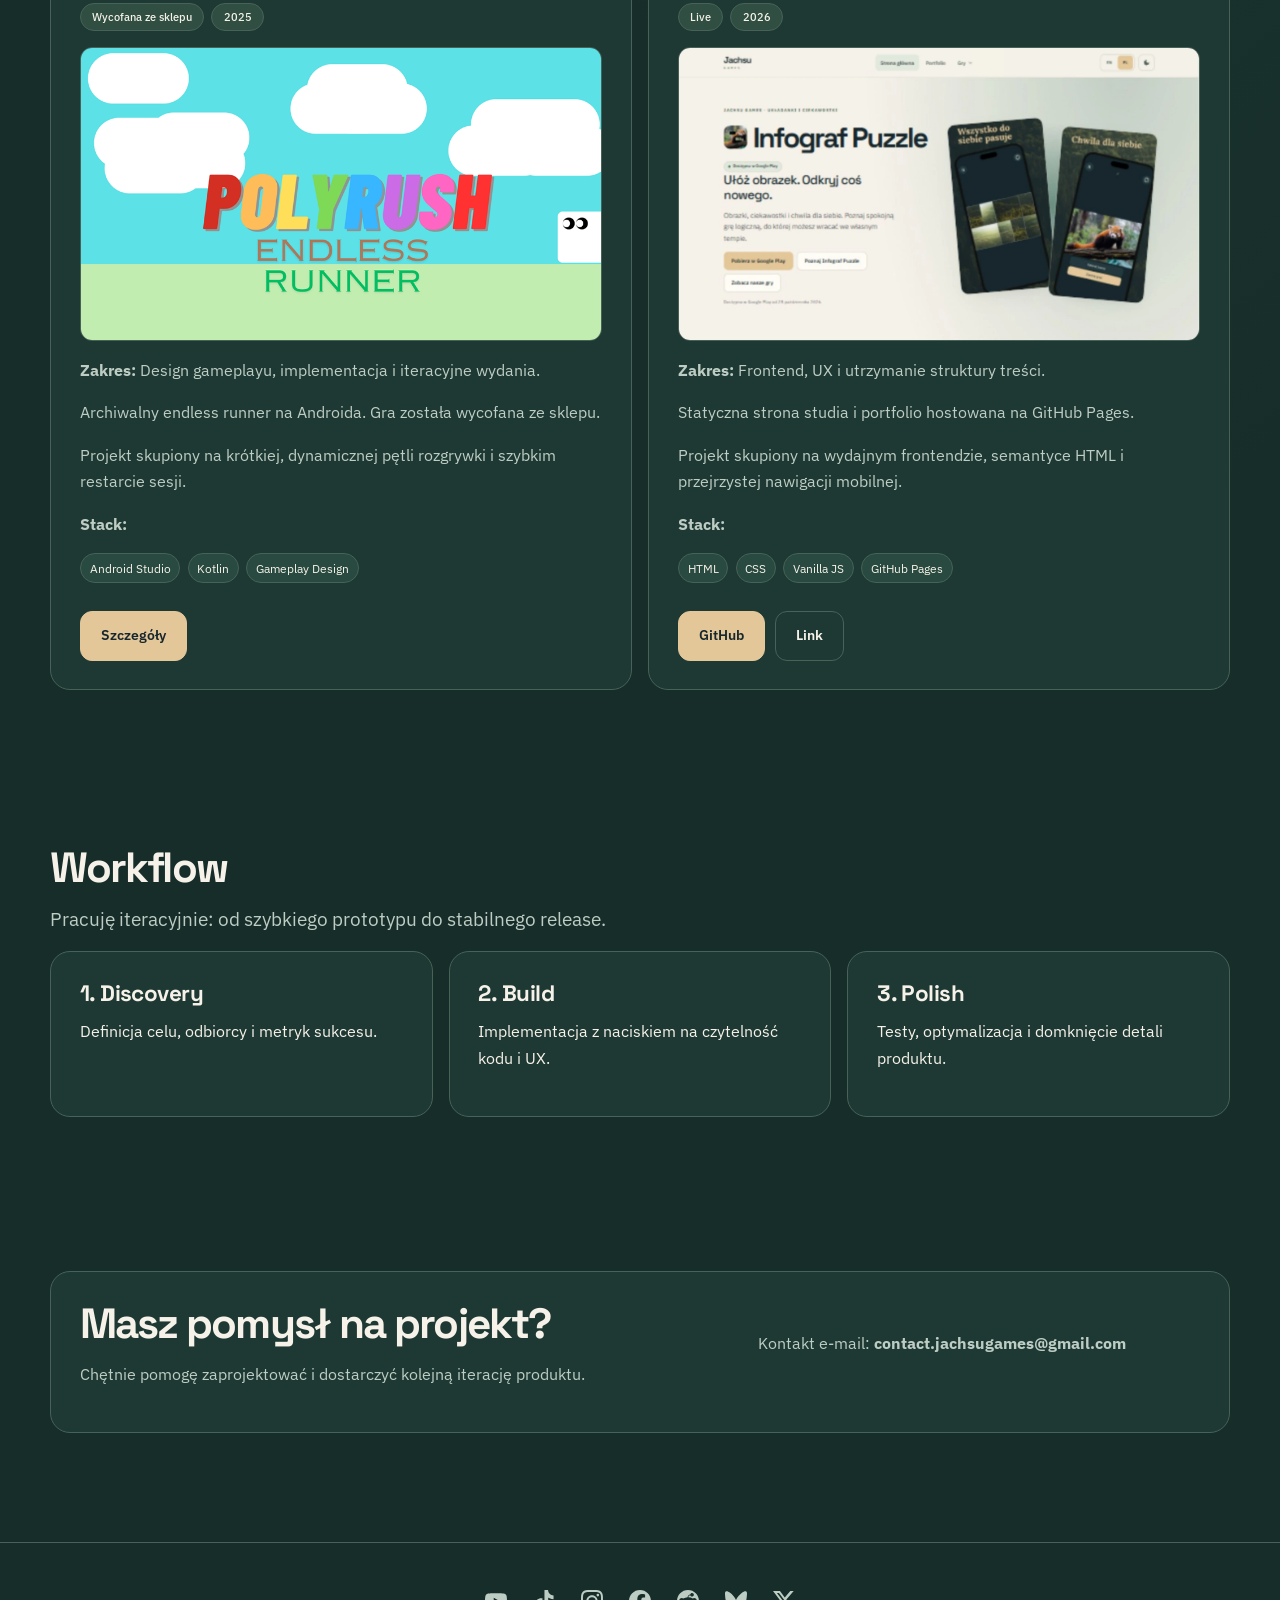
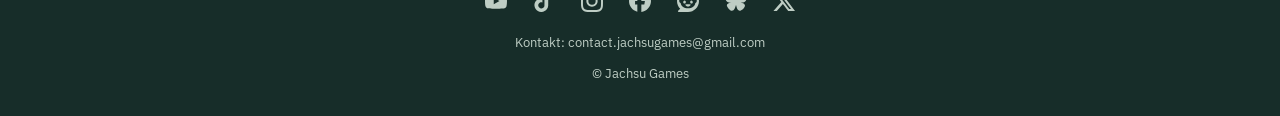
<file: portfolio/index.html>
<!doctype html>
<html lang="pl" data-theme="dark">
<head>
  <meta charset="utf-8">
  <meta name="viewport" content="width=device-width, initial-scale=1">
  <title data-i18n="portfolio.meta.title">Portfolio | Jan Freda | Jachsu Games</title>
  <meta name="description" content="Portfolio Jana Fredy: Polyrush, Cosmidle, Infograf i strona Jachsu Games." data-i18n-content="portfolio.meta.description">
  <meta property="og:title" content="Portfolio Jana Fredy" data-i18n-content="portfolio.meta.ogTitle">
  <meta property="og:description" content="Gry mobilne, projektowanie rozgrywki i produkty cyfrowe." data-i18n-content="portfolio.meta.ogDescription">
  <meta property="og:type" content="website">
  <meta property="og:url" content="https://jachsugames.com/portfolio/">
  <meta property="twitter:card" content="summary_large_image">
  <meta property="twitter:title" content="Portfolio Jana Fredy" data-i18n-content="portfolio.meta.ogTitle">
  <meta property="twitter:description" content="Gry mobilne, projektowanie rozgrywki i produkty cyfrowe." data-i18n-content="portfolio.meta.ogDescription">
  <link rel="canonical" href="https://jachsugames.com/portfolio/">
  <link rel="stylesheet" href="../styles/base.css?v=20261027-green-controls-2">
  <link rel="stylesheet" href="../styles/components.css?v=20261028-footer-center">
  <link rel="stylesheet" href="../styles/pages/portfolio.css?v=20261026-portfolio-fix">
  <script defer src="../scripts/i18n.js?v=20261028-release-date"></script>
  <script defer src="../scripts/main.js?v=20261026-portfolio-fix"></script>
  <script defer src="../scripts/portfolio.js?v=20261028-release-date"></script>
  <link rel="icon" href="/favicon.ico" sizes="16x16 32x32 48x48 64x64">
  <link rel="icon" type="image/png" href="/favicon-96x96.png" sizes="96x96">
  <link rel="apple-touch-icon" href="/apple-touch-icon.png" sizes="180x180">
</head>
<body class="portfolio-page">
  <a class="skip-link" href="#main-content" data-i18n="nav.skip">Przejdź do treści</a>
  <header class="site-header">
    <div class="container">
      <nav class="site-nav" aria-label="Nawigacja glowna" data-i18n-aria-label="nav.primary">
        <a class="site-brand" href="../" aria-label="Jachsu Games">Jachsu<span>Games</span></a>
        <div class="site-nav-links" id="site-nav-links">
          <a href="../" data-i18n="nav.home">Strona glowna</a>
          <a href="../portfolio/" aria-current="page" data-i18n="nav.portfolio">Portfolio</a>
          <div class="dropdown">
            <button type="button" class="dropdown-toggle" aria-expanded="false" aria-haspopup="true" aria-controls="games-menu" data-i18n="nav.games">Gry</button>
            <div class="dropdown-menu" role="menu" id="games-menu">
              <a role="menuitem" href="../infograf/" data-i18n="nav.infograf">Infograf Puzzle</a>
              <a role="menuitem" href="../cosmidle/" data-i18n="nav.cosmidle">Cosmidle: Idle Space Shooter</a>
              <a role="menuitem" href="../polyrush/" data-i18n="nav.polyrush">Polyrush (archiwum)</a>
            </div>
          </div>
        </div>
        <div class="site-nav-controls">
          <div class="lang-switch" role="group" data-i18n-aria-label="nav.language">
            <button type="button" class="lang-btn" data-lang-switch="en" data-i18n="nav.switch.en" aria-pressed="false">EN</button>
            <button type="button" class="lang-btn" data-lang-switch="pl" data-i18n="nav.switch.pl" aria-pressed="true">PL</button>
          </div>
          <button type="button" class="theme-toggle" aria-label="Przełącz motyw" data-i18n-aria-label="nav.theme" id="theme-toggle">
            <!-- Sun icon for light mode -->
            <svg class="sun-icon" xmlns="http://www.w3.org/2000/svg" viewBox="0 0 24 24" style="display: none;">
              <path d="M12 7c-2.76 0-5 2.24-5 5s2.24 5 5 5 5-2.24 5-5-2.24-5-5-5zM2 13h2c.55 0 1-.45 1-1s-.45-1-1-1H2c-.55 0-1 .45-1 1s.45 1 1 1zm18 0h2c.55 0 1-.45 1-1s-.45-1-1-1h-2c-.55 0-1 .45-1 1s.45 1 1 1zM11 2v2c0 .55.45 1 1 1s1-.45 1-1V2c0-.55-.45-1-1-1s-1 .45-1 1zm0 18v2c0 .55.45 1 1 1s1-.45 1-1v-2c0-.55-.45-1-1-1s-1 .45-1 1zM5.99 4.58c-.39-.39-1.03-.39-1.41 0-.39.39-.39 1.03 0 1.41l1.06 1.06c.39.39 1.03.39 1.41 0 .39-.39.39-1.03 0-1.41L5.99 4.58zm12.37 12.37c-.39-.39-1.03-.39-1.41 0-.39.39-.39 1.03 0 1.41l1.06 1.06c.39.39 1.03.39 1.41 0 .39-.39.39-1.03 0-1.41l-1.06-1.06zm1.06-10.96c.39-.39.39-1.03 0-1.41-.39-.39-1.03-.39-1.41 0l-1.06 1.06c-.39.39-.39 1.03 0 1.41.39.39 1.03.39 1.41 0l1.06-1.06zM7.05 18.36c.39-.39.39-1.03 0-1.41-.39-.39-1.03-.39-1.41 0l-1.06 1.06c-.39.39-.39 1.03 0 1.41.39.39 1.03.39 1.41 0l1.06-1.06z"></path>
            </svg>
            <!-- Moon icon for dark mode -->
            <svg class="moon-icon" xmlns="http://www.w3.org/2000/svg" viewBox="0 0 24 24" style="display: block;">
              <path d="M12 3c-4.97 0-9 4.03-9 9s4.03 9 9 9 9-4.03 9-9c0-.46-.04-.92-.1-1.36-.98 1.37-2.58 2.26-4.4 2.26-2.98 0-5.4-2.42-5.4-5.4 0-1.81.89-3.42 2.26-4.4-.44-.06-.9-.1-1.36-.1z"></path>
            </svg>
          </button>
        </div>
        <button type="button" class="mobile-nav-toggle" aria-expanded="false" aria-controls="site-nav-links" aria-label="Otwórz menu" data-i18n-aria-label="nav.menu.open">
          <svg class="menu-icon" aria-hidden="true" viewBox="0 0 24 24" fill="none" stroke="currentColor" stroke-width="1.8" stroke-linecap="round"><path d="M4 6h16M4 12h16M4 18h16"/></svg>
          <svg class="close-icon" aria-hidden="true" viewBox="0 0 24 24" fill="none" stroke="currentColor" stroke-width="1.8" stroke-linecap="round"><path d="m6 6 12 12M18 6 6 18"/></svg>
        </button>
      </nav>
    </div>
  </header>

  <main id="main-content">
    <section class="section portfolio-hero">
      <div class="container portfolio-hero-grid">
        <div class="reveal">
          <p class="eyebrow" data-i18n="portfolio.hero.eyebrow">Jan Freda</p>
          <h1 data-i18n="portfolio.hero.title">Projektuję i rozwijam produkty od pomysłu do wdrożenia</h1>
          <p class="lead" data-i18n="portfolio.hero.lead">Case'y łączące gameplay, architekturę i nacisk na użyteczność.</p>
          <div class="btn-row">
            <a class="btn btn-primary" href="https://github.com/jaxu12" target="_blank" rel="noreferrer noopener" data-i18n="portfolio.hero.ctaGithub">Profil GitHub</a>
            <a class="btn btn-secondary" href="https://play.google.com/store/apps/dev?id=4923254199329031787" target="_blank" rel="noreferrer noopener" data-i18n="portfolio.hero.ctaPlay">Google Play</a>
          </div>
        </div>
        <aside class="portfolio-metrics reveal" aria-label="Metryki portfolio" data-i18n-aria-label="portfolio.metrics.label">
          <article class="metric-card">
            <strong data-i18n="portfolio.metrics.projects.label">4</strong>
            <span data-i18n="portfolio.metrics.projects.desc">Projekty w portfolio</span>
          </article>
          <article class="metric-card">
            <strong data-i18n="portfolio.metrics.focus.label">Product + Code</strong>
            <span data-i18n="portfolio.metrics.focus.desc">Od UX po implementację</span>
          </article>
          <article class="metric-card">
            <strong data-i18n="portfolio.metrics.stack.label">Mobile / Web</strong>
            <span data-i18n="portfolio.metrics.stack.desc">Gry mobilne i frontend</span>
          </article>
        </aside>
      </div>
    </section>

    <section class="section">
      <div class="container">
        <div class="portfolio-filters-header">
          <h2 data-i18n="portfolio.filters.title">Moje projekty</h2>
          <div class="chip-row" role="toolbar" data-i18n-aria-label="portfolio.filters.toolbarLabel">
            <button type="button" class="chip is-active" data-filter="all" aria-pressed="true" data-i18n="portfolio.filters.all">Wszystkie</button>
            <button type="button" class="chip" data-filter="game" aria-pressed="false" data-i18n="portfolio.filters.game">Gry</button>
            <button type="button" class="chip" data-filter="web" aria-pressed="false" data-i18n="portfolio.filters.web">Web</button>
          </div>
        </div>

        <div class="projects-grid" id="projects" aria-live="polite"></div>

        <noscript>
          <div class="noscript-fallback">
            <p data-i18n="portfolio.noscript.title">Podstawowa lista projektów (tryb bez JavaScript):</p>
            <ul>
              <li><a href="../infograf/">Infograf Puzzle</a></li>
              <li><a href="../cosmidle/">Cosmidle: Idle Space Shooter</a></li>
              <li><a href="../polyrush/">Polyrush: Endless Runner (archiwum)</a></li>
              <li><a href="https://github.com/jaxu12/jaxu12.github.io">Strona Jachsu Games</a></li>
            </ul>
          </div>
        </noscript>
      </div>
    </section>

    <section class="section">
      <div class="container">
        <h2 data-i18n="portfolio.about.title">Workflow</h2>
        <p class="lead" data-i18n="portfolio.about.lead">Pracuję iteracyjnie: od szybkiego prototypu do stabilnego release.</p>
        <div class="portfolio-about-grid">
          <article class="card reveal">
            <h3 data-i18n="portfolio.about.item1.title">1. Discovery</h3>
            <p data-i18n="portfolio.about.item1.text">Definicja celu, odbiorcy i metryk sukcesu.</p>
          </article>
          <article class="card reveal">
            <h3 data-i18n="portfolio.about.item2.title">2. Build</h3>
            <p data-i18n="portfolio.about.item2.text">Implementacja z naciskiem na czytelność kodu i UX.</p>
          </article>
          <article class="card reveal">
            <h3 data-i18n="portfolio.about.item3.title">3. Polish</h3>
            <p data-i18n="portfolio.about.item3.text">Testy, optymalizacja i domknięcie detali produktu.</p>
          </article>
        </div>
      </div>
    </section>

    <section class="section portfolio-next">
      <div class="container">
        <div class="card reveal">
          <div>
            <h2 data-i18n="portfolio.next.title">Masz pomysł na projekt?</h2>
            <p data-i18n="portfolio.next.lead">Chętnie pomogę zaprojektować i dostarczyć kolejną iterację produktu.</p>
          </div>
          <p class="portfolio-next-contact"><span data-i18n="portfolio.next.contactLabel">Kontakt e-mail:</span> <strong>contact.jachsugames@gmail.com</strong></p>
        </div>
      </div>
    </section>
  </main>

  <footer class="site-footer">
    <div class="container">
      <nav class="footer-social-links" aria-label="Media społecznościowe" data-i18n-aria-label="footer.socialLabel">
        <a href="https://www.youtube.com/@JachsuGames" target="_blank" rel="noreferrer noopener" title="YouTube"><svg aria-hidden="true" focusable="false" width="22" height="22" viewBox="0 0 24 24"><use href="../assets/icons/social.svg#youtube"></use></svg><span class="sr-only">YouTube</span></a>
        <a href="https://www.tiktok.com/@jachsugames" target="_blank" rel="noreferrer noopener" title="TikTok"><svg aria-hidden="true" focusable="false" width="22" height="22" viewBox="0 0 24 24"><use href="../assets/icons/social.svg#tiktok"></use></svg><span class="sr-only">TikTok</span></a>
        <a href="https://www.instagram.com/jachsugames/" target="_blank" rel="noreferrer noopener" title="Instagram"><svg aria-hidden="true" focusable="false" width="22" height="22" viewBox="0 0 24 24"><use href="../assets/icons/social.svg#instagram"></use></svg><span class="sr-only">Instagram</span></a>
        <a href="https://www.facebook.com/profile.php?id=61595538977433" target="_blank" rel="noreferrer noopener" title="Facebook"><svg aria-hidden="true" focusable="false" width="22" height="22" viewBox="0 0 24 24"><use href="../assets/icons/social.svg#facebook"></use></svg><span class="sr-only">Facebook</span></a>
        <a href="https://www.reddit.com/user/JachsuGames/" target="_blank" rel="noreferrer noopener" title="Reddit"><svg aria-hidden="true" focusable="false" width="22" height="22" viewBox="0 0 24 24"><use href="../assets/icons/social.svg#reddit"></use></svg><span class="sr-only">Reddit</span></a>
        <a href="https://bsky.app/profile/jachsugames.bsky.social" target="_blank" rel="noreferrer noopener" title="Bluesky"><svg aria-hidden="true" focusable="false" width="22" height="22" viewBox="0 0 24 24"><use href="../assets/icons/social.svg#bluesky"></use></svg><span class="sr-only">Bluesky</span></a>
        <a href="https://x.com/JachsuGames" target="_blank" rel="noreferrer noopener" title="X"><svg aria-hidden="true" focusable="false" width="22" height="22" viewBox="0 0 24 24"><use href="../assets/icons/social.svg#x"></use></svg><span class="sr-only">X</span></a>
      </nav>
      <p><span data-i18n="footer.contactPrefix">Kontakt:</span> contact.jachsugames@gmail.com</p>
      <p>© Jachsu Games</p>
    </div>
  </footer>
</body>
</html>
</file>
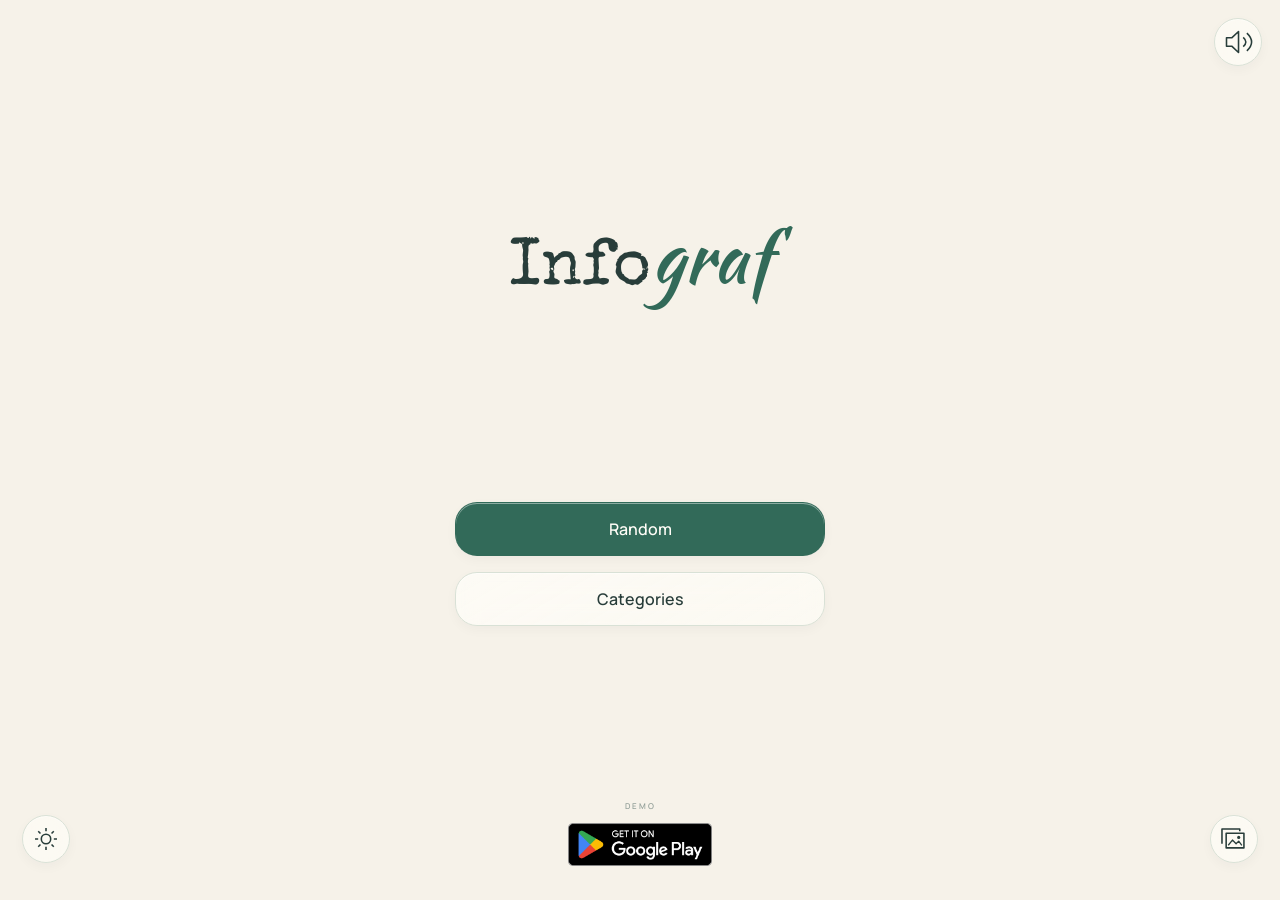
<file: infograf/demo/index.html>
<!doctype html>
<html lang="en">
<head>
<meta charset="utf-8"><meta name="viewport" content="width=device-width,initial-scale=1,viewport-fit=cover">
<meta name="theme-color" content="#f6f2e9"><meta name="description" content="Infograf game demo — eight double-sided puzzles.">
<title>Infograf — demo</title><style>@font-face{font-family:Manrope;src:url('assets/fonts/Manrope.ttf') format('truetype');font-weight:200 800;font-display:swap}@font-face{font-family:Lora;src:url('assets/fonts/Lora.ttf') format('truetype');font-weight:400 700;font-display:swap}@font-face{font-family:Kaushan;src:url('assets/fonts/KaushanScript.ttf') format('truetype');font-display:swap}@font-face{font-family:SpecialElite;src:url('assets/fonts/SpecialElite.ttf') format('truetype');font-display:swap}
:root{--bg:#f6f2e9;--ink:#283d3a;--muted:#687c76;--accent:#326a59;--on-accent:#fffdf7;--line:#d9e1d6;--glass:#fffdf7a8;--paper:#fcf8ec}*{box-sizing:border-box}html,body{margin:0;width:100%;height:100%;overflow:hidden}body{background:var(--bg);color:var(--ink);font:500 16px Manrope,sans-serif}body.dark{--bg:#17272d;--ink:#f7efdf;--muted:#a8bbb8;--accent:#e3c799;--on-accent:#203239;--line:#3b5156;--glass:#24383fb0}button,a{-webkit-tap-highlight-color:transparent}button{font:inherit;color:inherit;cursor:pointer;min-height:48px;border:0}button:disabled{opacity:.45;cursor:default}button:active:not(:disabled){transform:translateY(1px)}button:focus-visible,a:focus-visible,canvas:focus-visible{outline:3px solid #c9a561;outline-offset:3px}a{color:var(--accent)}[hidden]{display:none!important}.app,.home-screen,.play,.selection-screen{width:100%;height:100%;position:relative}.glass,.primary{border-radius:22px;padding:14px 24px;border:1px solid var(--line);box-shadow:inset 0 1px 0 #ffffff70,0 4px 12px #17272d09;background:linear-gradient(150deg,#ffffff35,transparent),var(--glass);backdrop-filter:blur(12px);font-weight:600}.primary{background:var(--accent);color:var(--on-accent);border-color:transparent}.icon-button{height:48px;width:48px;min-height:48px;border-radius:50%;padding:0;display:grid;place-items:center;flex-shrink:0;background:var(--glass);font-size:25px;font-weight:400}.home-center{width:min(370px,calc(100% - 64px));height:100%;margin:auto;display:flex;flex-direction:column;justify-content:center;padding-bottom:65px}.logo{display:flex;align-items:baseline;justify-content:center;font-weight:400;white-space:nowrap;font-size:clamp(44px,8vw,65px);line-height:1.3;margin:0}.logo>span{font-family:SpecialElite,serif}.logo>i{font-family:Kaushan,cursive;font-size:1.13em;color:var(--accent);font-style:normal}.home-actions{display:grid;gap:16px;margin-top:clamp(65px,21dvh,210px)}.home-actions button{width:100%;font-size:17px;min-height:54px}.home-corners{position:absolute;bottom:max(22px,env(safe-area-inset-bottom));left:max(22px,env(safe-area-inset-left));right:max(22px,env(safe-area-inset-right));display:flex;align-items:center;justify-content:space-between}.demo-label{font-size:9px;letter-spacing:2px;color:var(--muted);opacity:.7}.selection-screen{padding:74px 24px 32px;overflow:auto;scrollbar-width:none}.selection-screen::-webkit-scrollbar{display:none}.selection-screen>h1{text-align:center;font-size:27px;font-weight:600;margin:4px 0 24px}.category-list{display:grid;gap:12px;max-width:360px;margin:auto}.category-list .card{width:100%;text-align:center;min-height:50px;font-size:17px}.category-list .card small{font-size:11px;opacity:.6;margin-left:10px}.demo-note{font-size:10px;color:var(--muted);text-align:center;line-height:1.8;margin:20px 0 0}.corner-left{position:fixed;top:max(18px,env(safe-area-inset-top));left:max(18px,env(safe-area-inset-left));z-index:2}.play-top{position:absolute;top:max(18px,env(safe-area-inset-top));left:max(18px,env(safe-area-inset-left));right:max(18px,env(safe-area-inset-right));display:flex;justify-content:space-between;z-index:2;pointer-events:none}.play-top>button{pointer-events:auto}.board-wrap{position:absolute;inset:74px 4px 70px;background:transparent;overflow:hidden}canvas{width:100%;height:100%;display:block;touch-action:none;cursor:grab}canvas:active{cursor:grabbing}.play-demo{position:absolute;bottom:22px;left:50%;transform:translateX(-50%)}.loading{position:absolute;inset:0;display:grid;place-items:center;background:var(--bg);font-size:13px}.solved{position:absolute;bottom:30px;left:50%;transform:translateX(-50%);display:flex;flex-direction:column;gap:12px;align-items:center;width:min(320px,calc(100% - 48px))}.solved>button{width:100%;min-height:48px}.solved>span{color:var(--accent);font-size:23px}.finished .board-wrap{bottom:215px}.finished .play-demo{display:none}.visually-hidden{position:absolute;width:1px;height:1px;padding:0;margin:-1px;overflow:hidden;clip:rect(0,0,0,0);white-space:nowrap;border:0}dialog{border:1px solid var(--line);border-radius:24px;padding:44px 30px 28px;background:var(--bg);color:var(--ink);max-width:min(480px,calc(100vw - 32px));max-height:calc(100dvh - 32px);box-shadow:0 20px 80px #0003;scrollbar-width:none}dialog::backdrop{background:#17272d70;backdrop-filter:blur(5px)}.dialog-close{position:absolute;right:8px;top:8px;background:transparent;font-size:28px}.eyebrow{font-size:10px;letter-spacing:1px;color:var(--muted)}dialog h2{font-size:24px;font-weight:600;text-align:center;margin:9px 0 24px}dialog p{font-size:12px;line-height:1.8;color:var(--muted)}.dialog-actions{display:grid;gap:12px;margin-top:20px}.level-options{display:grid;gap:12px;margin:20px 0}.level-options>button{border:1px solid var(--line);border-radius:22px;background:var(--glass);padding:13px 24px;min-height:48px}.level-options>button.active{background:var(--accent);color:var(--on-accent)}.level-options small{font-size:11px;opacity:.7;margin-left:10px}.keyboard-note{font-size:10px!important;margin-top:20px}.toast{position:fixed;bottom:20px;left:50%;transform:translate(-50%,12px);opacity:0;pointer-events:none;background:var(--ink);color:var(--bg);padding:12px 20px;border-radius:24px;font-size:11px;transition:opacity .2s,transform .2s;z-index:10;max-width:90vw;text-align:center}.toast.visible{opacity:1;transform:translate(-50%,0)}.preview-image{display:block;max-width:100%;max-height:70dvh;margin:auto;object-fit:contain}#dialog.preview-dialog{max-width:min(900px,94vw);padding:50px 18px 18px}.source-links a{display:block;min-height:44px;padding:10px 0;font-size:12px}.license-text{font:10px/1.6 monospace;white-space:pre-wrap;overflow-wrap:anywhere}.collection-grid{display:grid;grid-template-columns:repeat(2,1fr);gap:14px}.collection-grid button{background:transparent;padding:0}.collection-grid img{display:block;width:100%;aspect-ratio:1;object-fit:cover;border-radius:10px}.collection-grid span{display:block;font-size:11px;margin-top:8px}
@media(min-width:750px) and (max-height:600px){.home-center{max-width:330px;padding-bottom:35px}.home-actions{margin-top:45px;gap:12px}.finished .board-wrap{right:330px;bottom:50px}.solved{left:auto;right:24px;top:50%;bottom:auto;transform:translateY(-50%);width:260px}.selection-screen{padding-top:32px}.category-list{grid-template-columns:1fr 1fr;max-width:650px}}
@media(max-width:600px){.home-center{width:calc(100% - 70px);max-width:350px}.home-actions{margin-top:clamp(55px,18dvh,160px)}.category-list{gap:10px}.category-list .card{min-height:48px}.selection-screen{padding-top:62px}.selection-screen>h1{font-size:24px;margin-bottom:20px}.solved{gap:9px;bottom:22px}.finished .board-wrap{bottom:195px}.board-wrap{inset:73px 2px 63px}.home-corners{bottom:20px;left:20px;right:20px}}
@media(max-height:500px){.home-actions{margin-top:40px;gap:12px}.home-actions button{min-height:48px}.logo{font-size:45px}.home-center{padding-bottom:50px}.finished .board-wrap{bottom:175px}.solved{gap:6px;bottom:18px}.solved>button{min-height:44px;padding:10px 24px}.solved>span{font-size:18px}.play-top{top:12px;left:12px;right:12px}.board-wrap{top:65px}}
@media(prefers-reduced-motion:reduce){*,*:before,*:after{transition:none!important;animation:none!important}}
/* Match the native control drawings, menu pages and 550-weight Manrope. */
body,button{font-weight:550}.glass,.primary{font-weight:550}.icon-button [data-icon]{display:block;width:100%;height:100%}.icon-button svg{width:100%;height:100%;display:block}.home-actions button,.category-list .card{font-size:16px}.home-store{display:flex;align-items:center;flex-direction:column;gap:1px}.home-store a{font-size:10px;text-decoration:none;min-height:44px;display:flex;align-items:center;text-align:center}.home-store a:hover{text-decoration:underline}.store-button{display:flex;justify-content:center;align-items:center;min-height:48px;text-align:center;text-decoration:none;font-size:14px}.level-options .glass{font-size:16px;font-weight:550}.app::before{content:'';position:absolute;inset:0;pointer-events:none;background:linear-gradient(var(--menu-shade),var(--menu-shade)),var(--menu-backdrop,none) center/cover no-repeat}body{--menu-shade:#f6f2e9ad}body.dark{--menu-shade:#17272d99}body.playing .app::before{display:none}
dialog:not(.preview-dialog){width:100%;height:100%;max-width:100%;max-height:100%;padding:80px 24px 40px;border:0;border-radius:0;box-shadow:none;margin:0;background:var(--bg)}dialog:not(.preview-dialog)[open]{display:flex;align-items:center}dialog:not(.preview-dialog)::backdrop{background:var(--bg);backdrop-filter:none}#dialog-content{max-width:360px;width:100%;margin:auto}.dialog-close{position:fixed;left:18px;right:auto;top:18px;background:var(--glass)}dialog h2{font-size:27px;font-weight:550;margin-bottom:24px}dialog.reading-dialog[open]{display:block}dialog.reading-dialog #dialog-content{max-width:600px}.preview-dialog #dialog-content{max-width:none}.preview-dialog .dialog-close{position:fixed}.level-options{gap:16px}.level-options>button{min-height:52px}
.play-badge{display:flex;align-items:center;justify-content:center;padding:12px;text-decoration:none}.play-badge img{display:block;width:144px;height:auto;aspect-ratio:478/142}.settings-badge{margin:10px auto;padding:15px}.settings-badge img{width:180px}.home-store .play-badge{min-height:0}.home-store{gap:0}.home-store .demo-label{font-size:8px}
@media(max-height:430px){.home-center{padding-bottom:100px}.home-actions{margin-top:20px;gap:8px}.home-actions button{min-height:44px;padding-top:10px;padding-bottom:10px}.logo{font-size:38px}}
/* Use the actual frame size, keeping all storage cells inside the playable area. */
.board-wrap{inset:72px 0 8px}.play-demo{display:none}.finished .board-wrap{bottom:180px}
@media(max-height:500px){.board-wrap{top:65px;bottom:4px}.finished .board-wrap{bottom:164px}}
@media(min-aspect-ratio:7/5){.board-wrap{inset:4px 72px}.finished .board-wrap{inset:4px 72px 76px}.solved{left:72px;right:72px;top:auto;bottom:12px;transform:none;width:auto;max-width:600px;margin:auto;display:grid;grid-template-columns:1fr 1fr;gap:12px}.solved>span{display:none}.solved>button{min-height:48px;width:100%}}
.audio-corner{position:absolute;top:18px;right:18px}.volume-control{display:block;margin:24px 0;font-size:16px}.volume-control>span{display:flex;justify-content:space-between;align-items:center;margin-bottom:10px}.volume-control output{font-size:12px;color:var(--muted)}.volume-control input{display:block;width:100%;height:44px;accent-color:var(--accent);cursor:pointer;margin:0}.sound-credits{font-size:11px;line-height:1.8;color:var(--muted)}.sound-credits a{display:inline-block;min-height:44px;padding:10px 0}.sound-credits summary{cursor:pointer;min-height:44px;padding:10px 0}

.challenge-home .home-center{padding-bottom:42px}
.challenge-actions{gap:10px;margin-top:clamp(12px,4dvh,32px);text-align:center}
.challenge-actions h2{font-size:clamp(18px,5vw,24px);margin:0}
.challenge-actions p{color:var(--muted);font-size:14px;margin:0 0 8px}
.solved .store-button{width:100%;min-height:48px}
@media(max-height:430px){
  .challenge-home .home-center{padding-bottom:52px}
  .challenge-actions{gap:6px}
  .challenge-actions p{font-size:13px;margin-bottom:2px}
}
</style>
</head>
<body>
<main class="app">
  <section id="home" class="home-screen">
    <button class="icon-button glass audio-corner" id="audio" aria-label="Sound" title="Sound"><span data-icon="sound"></span></button>
    <div class="home-center">
      <h1 class="logo" aria-label="Infograf"><span>Info</span><i>graf</i></h1>
      <div class="home-actions" id="home-actions"><button id="resume-home" class="primary" hidden>Continue</button><button id="random-home" class="primary">Random</button><button id="categories-home" class="glass">Categories</button></div>
      <div class="home-actions challenge-actions" id="challenge-actions" hidden>
        <h2>Can you piece together a red panda?</h2>
        <p>Six pieces. If you get stuck, flip the card and match the words.</p>
        <button id="start-challenge" class="primary">Play the puzzle</button>
        <button id="browse-demo" class="glass">Browse the demo</button>
      </div>
    </div>
    <div class="home-corners"><button class="icon-button glass" id="theme" aria-label="Theme: System" title="Theme: System"><span data-icon="sun"></span></button><div class="home-store"><span class="demo-label">DEMO</span><a class="play-badge" href="https://play.google.com/store/apps/details?id=com.jachsugames.infograf" target="_blank" rel="noopener noreferrer"><img src="assets/google-play-badge-en.png" width="144" height="43" alt="Get it on Google Play"></a></div><button class="icon-button glass" id="collection" aria-label="Gallery" title="Gallery"><span data-icon="gallery"></span></button></div>
  </section>
  <section id="gallery" class="selection-screen" hidden><button class="icon-button glass corner-left" id="selection-back" aria-label="Main menu"><span data-icon="back"></span></button><h1>Categories</h1><div id="cards" class="category-list"></div><p id="collection-count" class="demo-note">Demo · one picture per category</p></section>
  <section id="play" class="play" hidden>
    <div class="play-top"><button class="icon-button glass" id="pause" aria-label="Pause" title="Pause"><span data-icon="pause"></span></button><div class="visually-hidden"><span id="category"></span><h1 id="card-title"></h1></div><button class="icon-button glass" id="flip" aria-label="Flip card" title="Flip card"><span data-icon="flip"></span><span class="visually-hidden" id="flip-label">Flip card</span></button></div>
    <div id="board-wrap" class="board-wrap"><canvas id="board" tabindex="0" role="application" aria-label="Puzzle board. Drag pieces to move them. Keyboard: arrows select a group, Space picks it up, arrows move it, Enter drops it, Escape cancels."></canvas><div class="loading" id="loading">Preparing picture…</div></div>
    <div id="solved" class="solved" hidden>
      <span>✓</span><button class="glass" id="solved-flip">Flip card</button><button class="primary" id="next">Next</button>
      <a id="challenge-store" class="primary store-button" href="https://play.google.com/store/apps/details?id=com.jachsugames.infograf&amp;referrer=utm_source%3Dweb_demo%26utm_campaign%3Dred_panda_challenge" target="_blank" rel="noopener noreferrer" hidden>Full game on Google Play</a>
    </div>
    <span class="play-demo demo-label">DEMO</span>
    <div hidden><button id="back">Main menu</button><button id="preview">View picture</button><button id="hint">Hint</button><button id="credits">Image credits</button><span id="group-stat"></span><span id="moves-stat"></span><div id="progress-bar"></div><span id="board-caption"></span></div>
  </section>
</main>
<dialog id="dialog"><button class="icon-button glass dialog-close" id="close-dialog" aria-label="Back"><span data-icon="back"></span></button><div id="dialog-content"></div></dialog>
<div id="toast" class="toast" role="status" aria-live="polite"></div>
<script>const DEMO_CARDS = [{"id": "red_panda", "title": "Red panda", "text": "The red panda lives among the trees and bamboo of cool mountain forests in Asia. Curved claws help it grip branches, while its long, ringed tail provides balance as it moves above the ground. An enlarged wrist bone acts like an extra thumb, helping it hold bamboo while feeding. Although it belongs to the order that includes many meat-eating mammals, bamboo makes up most of its diet. It has its own animal family, separate from the giant panda and other bears.", "category": "Animals", "grids": [[5, 2], [7, 4], [8, 5]], "aspect": 1.509433962264151, "image": "assets/images/red_panda.jpg", "author": "Mathias Appel", "license": "CC0", "licenseUrl": "https://creativecommons.org/publicdomain/zero/1.0/", "source": "https://commons.wikimedia.org/w/index.php?oldid=1278871703", "sourceSha256": "4f025f4d641206e671d7ea8c2f2403c0439afe7532371b2b48dfad3dd53b8bd5", "adaptation": "Full image preserved; resized to a maximum of 1200 px and compressed as JPEG for this demo."}, {"id": "sunflower_close", "title": "Sunflower", "text": "A sunflower looks like one enormous flower, but its head is a community of many smaller flowers. The bright outer rays surround a central disc packed with tiny florets, arranged in intersecting spirals. As the head matures, it becomes a rich source of seeds for birds and other wildlife. The common sunflower is an annual plant with a tall, rough stem and large leaves. Garden varieties range from compact plants to towering stems, and their flower heads can be yellow, red, bronze, or even pale white.", "category": "Plants", "grids": [[5, 2], [7, 4], [8, 5]], "aspect": 1.26, "image": "assets/images/sunflower_close.jpg", "author": "Don McCulley", "license": "CC0", "licenseUrl": "https://creativecommons.org/publicdomain/zero/1.0/", "source": "https://commons.wikimedia.org/w/index.php?oldid=1053774562", "sourceSha256": "3e2f7dcc69e6fd59ecc83ecb146f06a8adc7221df9a4d24ce6fc388efd921413", "adaptation": "Full image preserved; resized to a maximum of 1200 px and compressed as JPEG for this demo."}, {"id": "saturn", "title": "Saturn", "text": "Saturn is the sixth planet from the Sun and the second largest in our solar system. From a distance, its rings look like a single band, but they are actually made of countless pieces of ice, rock, and dust circling the planet. Each piece follows its own orbit, so the rings are a vast collection of separate objects. Saturn is a gas giant and has no solid surface that you could stand on.", "category": "Space", "grids": [[2, 5], [4, 7], [5, 8]], "aspect": 0.6457461645746164, "image": "assets/images/saturn.jpg", "author": "NASA/JPL — Voyager 2", "license": "Public domain (USA; PD-USGov-NASA)", "licenseUrl": "https://commons.wikimedia.org/wiki/Template:PD-USGov-NASA", "source": "https://commons.wikimedia.org/w/index.php?oldid=1140983316", "sourceSha256": "dc75a95700261f66ff14306ab56e9fb8e43150163b8318d9703a685e70fdd83d", "adaptation": "Full image preserved; resized to a maximum of 1200 px and compressed as JPEG for this demo."}, {"id": "yosemite_falls", "title": "Yosemite Falls", "text": "Yosemite Falls descends from the granite cliffs of California's Yosemite Valley in three sections: an upper fall, a series of middle cascades, and a lower fall. Together, these drops form one of the world's tallest waterfalls. The flow changes dramatically through the year. Melting mountain snow feeds the streams in spring, often producing the strongest display in late spring. By late summer, the falls can become much quieter or dry up, before autumn storms and the next winter's snowfall renew the cycle.", "category": "Landscapes", "grids": [[2, 5], [4, 7], [5, 8]], "aspect": 0.75, "image": "assets/images/yosemite_falls.jpg", "author": "Alex Demas, U.S. Geological Survey", "license": "CC0", "licenseUrl": "https://creativecommons.org/publicdomain/zero/1.0/", "source": "https://commons.wikimedia.org/w/index.php?oldid=1221793507", "sourceSha256": "b45667436256dbfbb4be4908db8a24d46f50ee4c3e0af51ebe210b9015a3c916", "adaptation": "Full image preserved; resized to a maximum of 1200 px and compressed as JPEG for this demo."}, {"id": "quartz", "title": "Quartz", "text": "Quartz is made of silicon and oxygen and occurs in many kinds of rock. It can be clear, cloudy, or colored, and it does not always appear as a neat, pointed crystal. In many rocks, quartz grains have no well-developed outer faces because they grew among other minerals. This specimen from Texas is unusually large, measuring about eighteen centimeters along its longest dimension. Its broad crystal faces offer a different view of a mineral that is common across the Earth.", "category": "Minerals", "grids": [[5, 2], [7, 4], [8, 5]], "aspect": 1.3879957127545552, "image": "assets/images/quartz.jpg", "author": "Twyla Baker", "license": "CC0", "licenseUrl": "https://creativecommons.org/publicdomain/zero/1.0/", "source": "https://commons.wikimedia.org/w/index.php?oldid=1263136269", "sourceSha256": "06442fcde95feae6628890a6ae165be4e6d8474fc2d91758485e7bb03e194b21", "adaptation": "Full image preserved; resized to a maximum of 1200 px and compressed as JPEG for this demo."}, {"id": "marie_curie", "title": "Marie Curie", "text": "Marie Curie studied radioactivity, a property that allows some elements to give off energy from within their atoms. Working with Pierre Curie, she investigated minerals and helped discover polonium and radium. Born Maria Skłodowska in Warsaw, she later continued her studies in Paris. She shared the Nobel Prize in Physics in 1903 and received the Nobel Prize in Chemistry in 1911, becoming the first person to receive two Nobel Prizes.", "category": "People", "grids": [[2, 5], [4, 7], [5, 8]], "aspect": 0.6452719255267026, "image": "assets/images/marie_curie.jpg", "author": "Henri Manuel / Wellcome Collection", "license": "CC BY 4.0", "licenseUrl": "https://creativecommons.org/licenses/by/4.0/", "source": "https://commons.wikimedia.org/w/index.php?oldid=1131488390", "sourceSha256": "ea0ba2928a092c44c6e58065c085abb8abe1d7143e6aa5e222b7d9a78f8565d3", "adaptation": "Full image preserved; resized to a maximum of 1200 px and compressed as JPEG for this demo."}, {"id": "starry_night_over_the_rhone", "title": "Starry Night over the Rhône", "text": "“Starry Night over the Rhône” shows a night scene painted by Vincent van Gogh in Arles in 1888. Bright lights along the riverbank stretch into long reflections on the water, while stars glow above the blue landscape. Two figures stand near the foreground, giving the broad view a human scale. Van Gogh explored how color could convey the atmosphere of night. This river scene is different from his later painting of a swirling sky above Saint-Rémy.", "category": "Art", "grids": [[5, 2], [7, 4], [8, 5]], "aspect": 1.2943813508667066, "image": "assets/images/starry_night_over_the_rhone.jpg", "author": "Vincent van Gogh; Musée d’Orsay; reprodukcja Google Arts & Culture", "license": "Public domain (szczegółowa podstawa w license_basis)", "licenseUrl": "https://commons.wikimedia.org/wiki/Template:PD-Art", "source": "https://commons.wikimedia.org/w/index.php?oldid=1166741669", "sourceSha256": "3d87c7270b0e4be125c9d0db98aee77f010144384137948e1217806dede62892", "adaptation": "Full image preserved; resized to a maximum of 1200 px and compressed as JPEG for this demo."}, {"id": "cma_169914", "title": "Pyramids of Giza", "text": "“Pyramids of Giza” presents architecture through an artist’s choices of viewpoint, scale and the handling of light. The pyramids rise above a broad, open landscape, making their geometric outlines especially clear. Lithography transfers a drawn design from a prepared surface. Its marks can preserve the freedom of a sketch while allowing several impressions of the same image.", "category": "Architecture", "grids": [[5, 2], [7, 4], [8, 5]], "aspect": 1.4072847682119205, "image": "assets/images/cma_169914.jpg", "author": "Louis Haghe (British, 1806–1885) [artist]; F. G. Moon, 20 Threadneedle Street, London [published by]; David Roberts (Scottish, 1796–1864) [artist; after]", "license": "CC0 1.0", "licenseUrl": "https://creativecommons.org/publicdomain/zero/1.0/", "source": "https://clevelandart.org/art/2012.155", "sourceSha256": "625b3f69213156197c31393ef3c88d76d45b22e95cd9e1937f0b1d55ee5c6c39", "adaptation": "Full image preserved; resized to a maximum of 1200 px and compressed as JPEG for this demo."}];
const DEMO_FONT_LICENSES = {"Manrope": "Copyright 2018 The Manrope Project Authors (https://github.com/googlefonts/manrope)\n\nThis Font Software is licensed under the SIL Open Font License, Version 1.1.\nThis license is copied below, and is also available with a FAQ at:\nhttp://scripts.sil.org/OFL\n\n\n-----------------------------------------------------------\nSIL OPEN FONT LICENSE Version 1.1 - 26 February 2007\n-----------------------------------------------------------\n\nPREAMBLE\nThe goals of the Open Font License (OFL) are to stimulate worldwide\ndevelopment of collaborative font projects, to support the font creation\nefforts of academic and linguistic communities, and to provide a free and\nopen framework in which fonts may be shared and improved in partnership\nwith others.\n\nThe OFL allows the licensed fonts to be used, studied, modified and\nredistributed freely as long as they are not sold by themselves. The\nfonts, including any derivative works, can be bundled, embedded,\nredistributed and/or sold with any software provided that any reserved\nnames are not used by derivative works. The fonts and derivatives,\nhowever, cannot be released under any other type of license. The\nrequirement for fonts to remain under this license does not apply\nto any document created using the fonts or their derivatives.\n\nDEFINITIONS\n\"Font Software\" refers to the set of files released by the Copyright\nHolder(s) under this license and clearly marked as such. This may\ninclude source files, build scripts and documentation.\n\n\"Reserved Font Name\" refers to any names specified as such after the\ncopyright statement(s).\n\n\"Original Version\" refers to the collection of Font Software components as\ndistributed by the Copyright Holder(s).\n\n\"Modified Version\" refers to any derivative made by adding to, deleting,\nor substituting -- in part or in whole -- any of the components of the\nOriginal Version, by changing formats or by porting the Font Software to a\nnew environment.\n\n\"Author\" refers to any designer, engineer, programmer, technical\nwriter or other person who contributed to the Font Software.\n\nPERMISSION & CONDITIONS\nPermission is hereby granted, free of charge, to any person obtaining\na copy of the Font Software, to use, study, copy, merge, embed, modify,\nredistribute, and sell modified and unmodified copies of the Font\nSoftware, subject to the following conditions:\n\n1) Neither the Font Software nor any of its individual components,\nin Original or Modified Versions, may be sold by itself.\n\n2) Original or Modified Versions of the Font Software may be bundled,\nredistributed and/or sold with any software, provided that each copy\ncontains the above copyright notice and this license. These can be\nincluded either as stand-alone text files, human-readable headers or\nin the appropriate machine-readable metadata fields within text or\nbinary files as long as those fields can be easily viewed by the user.\n\n3) No Modified Version of the Font Software may use the Reserved Font\nName(s) unless explicit written permission is granted by the corresponding\nCopyright Holder. This restriction only applies to the primary font name as\npresented to the users.\n\n4) The name(s) of the Copyright Holder(s) or the Author(s) of the Font\nSoftware shall not be used to promote, endorse or advertise any\nModified Version, except to acknowledge the contribution(s) of the\nCopyright Holder(s) and the Author(s) or with their explicit written\npermission.\n\n5) The Font Software, modified or unmodified, in part or in whole,\nmust be distributed entirely under this license, and must not be\ndistributed under any other license. The requirement for fonts to\nremain under this license does not apply to any document created\nusing the Font Software.\n\nTERMINATION\nThis license becomes null and void if any of the above conditions are\nnot met.\n\nDISCLAIMER\nTHE FONT SOFTWARE IS PROVIDED \"AS IS\", WITHOUT WARRANTY OF ANY KIND,\nEXPRESS OR IMPLIED, INCLUDING BUT NOT LIMITED TO ANY WARRANTIES OF\nMERCHANTABILITY, FITNESS FOR A PARTICULAR PURPOSE AND NONINFRINGEMENT\nOF COPYRIGHT, PATENT, TRADEMARK, OR OTHER RIGHT. IN NO EVENT SHALL THE\nCOPYRIGHT HOLDER BE LIABLE FOR ANY CLAIM, DAMAGES OR OTHER LIABILITY,\nINCLUDING ANY GENERAL, SPECIAL, INDIRECT, INCIDENTAL, OR CONSEQUENTIAL\nDAMAGES, WHETHER IN AN ACTION OF CONTRACT, TORT OR OTHERWISE, ARISING\nFROM, OUT OF THE USE OR INABILITY TO USE THE FONT SOFTWARE OR FROM\nOTHER DEALINGS IN THE FONT SOFTWARE.\n", "Lora": "Copyright 2011 The Lora Project Authors (https://github.com/cyrealtype/Lora-Cyrillic), with Reserved Font Name \"Lora\".\n\nThis Font Software is licensed under the SIL Open Font License, Version 1.1.\nThis license is copied below, and is also available with a FAQ at:\nhttps://scripts.sil.org/OFL\n\n\n-----------------------------------------------------------\nSIL OPEN FONT LICENSE Version 1.1 - 26 February 2007\n-----------------------------------------------------------\n\nPREAMBLE\nThe goals of the Open Font License (OFL) are to stimulate worldwide\ndevelopment of collaborative font projects, to support the font creation\nefforts of academic and linguistic communities, and to provide a free and\nopen framework in which fonts may be shared and improved in partnership\nwith others.\n\nThe OFL allows the licensed fonts to be used, studied, modified and\nredistributed freely as long as they are not sold by themselves. The\nfonts, including any derivative works, can be bundled, embedded,\nredistributed and/or sold with any software provided that any reserved\nnames are not used by derivative works. The fonts and derivatives,\nhowever, cannot be released under any other type of license. The\nrequirement for fonts to remain under this license does not apply\nto any document created using the fonts or their derivatives.\n\nDEFINITIONS\n\"Font Software\" refers to the set of files released by the Copyright\nHolder(s) under this license and clearly marked as such. This may\ninclude source files, build scripts and documentation.\n\n\"Reserved Font Name\" refers to any names specified as such after the\ncopyright statement(s).\n\n\"Original Version\" refers to the collection of Font Software components as\ndistributed by the Copyright Holder(s).\n\n\"Modified Version\" refers to any derivative made by adding to, deleting,\nor substituting -- in part or in whole -- any of the components of the\nOriginal Version, by changing formats or by porting the Font Software to a\nnew environment.\n\n\"Author\" refers to any designer, engineer, programmer, technical\nwriter or other person who contributed to the Font Software.\n\nPERMISSION & CONDITIONS\nPermission is hereby granted, free of charge, to any person obtaining\na copy of the Font Software, to use, study, copy, merge, embed, modify,\nredistribute, and sell modified and unmodified copies of the Font\nSoftware, subject to the following conditions:\n\n1) Neither the Font Software nor any of its individual components,\nin Original or Modified Versions, may be sold by itself.\n\n2) Original or Modified Versions of the Font Software may be bundled,\nredistributed and/or sold with any software, provided that each copy\ncontains the above copyright notice and this license. These can be\nincluded either as stand-alone text files, human-readable headers or\nin the appropriate machine-readable metadata fields within text or\nbinary files as long as those fields can be easily viewed by the user.\n\n3) No Modified Version of the Font Software may use the Reserved Font\nName(s) unless explicit written permission is granted by the corresponding\nCopyright Holder. This restriction only applies to the primary font name as\npresented to the users.\n\n4) The name(s) of the Copyright Holder(s) or the Author(s) of the Font\nSoftware shall not be used to promote, endorse or advertise any\nModified Version, except to acknowledge the contribution(s) of the\nCopyright Holder(s) and the Author(s) or with their explicit written\npermission.\n\n5) The Font Software, modified or unmodified, in part or in whole,\nmust be distributed entirely under this license, and must not be\ndistributed under any other license. The requirement for fonts to\nremain under this license does not apply to any document created\nusing the Font Software.\n\nTERMINATION\nThis license becomes null and void if any of the above conditions are\nnot met.\n\nDISCLAIMER\nTHE FONT SOFTWARE IS PROVIDED \"AS IS\", WITHOUT WARRANTY OF ANY KIND,\nEXPRESS OR IMPLIED, INCLUDING BUT NOT LIMITED TO ANY WARRANTIES OF\nMERCHANTABILITY, FITNESS FOR A PARTICULAR PURPOSE AND NONINFRINGEMENT\nOF COPYRIGHT, PATENT, TRADEMARK, OR OTHER RIGHT. IN NO EVENT SHALL THE\nCOPYRIGHT HOLDER BE LIABLE FOR ANY CLAIM, DAMAGES OR OTHER LIABILITY,\nINCLUDING ANY GENERAL, SPECIAL, INDIRECT, INCIDENTAL, OR CONSEQUENTIAL\nDAMAGES, WHETHER IN AN ACTION OF CONTRACT, TORT OR OTHERWISE, ARISING\nFROM, OUT OF THE USE OR INABILITY TO USE THE FONT SOFTWARE OR FROM\nOTHER DEALINGS IN THE FONT SOFTWARE.\n", "KaushanScript": "Copyright (c) 2011, Pablo Impallari (www.impallari.com|impallari@gmail.com),\nCopyright (c) 2011, Igino Marini. (www.ikern.com|mail@iginomarini.com),\nwith Reserved Font Name Kaushan Script.\n\nThis Font Software is licensed under the SIL Open Font License, Version 1.1.\nThis license is copied below, and is also available with a FAQ at:\nhttp://scripts.sil.org/OFL\n\n\n-----------------------------------------------------------\nSIL OPEN FONT LICENSE Version 1.1 - 26 February 2007\n-----------------------------------------------------------\n\nPREAMBLE\nThe goals of the Open Font License (OFL) are to stimulate worldwide\ndevelopment of collaborative font projects, to support the font creation\nefforts of academic and linguistic communities, and to provide a free and\nopen framework in which fonts may be shared and improved in partnership\nwith others.\n\nThe OFL allows the licensed fonts to be used, studied, modified and\nredistributed freely as long as they are not sold by themselves. The\nfonts, including any derivative works, can be bundled, embedded, \nredistributed and/or sold with any software provided that any reserved\nnames are not used by derivative works. The fonts and derivatives,\nhowever, cannot be released under any other type of license. The\nrequirement for fonts to remain under this license does not apply\nto any document created using the fonts or their derivatives.\n\nDEFINITIONS\n\"Font Software\" refers to the set of files released by the Copyright\nHolder(s) under this license and clearly marked as such. This may\ninclude source files, build scripts and documentation.\n\n\"Reserved Font Name\" refers to any names specified as such after the\ncopyright statement(s).\n\n\"Original Version\" refers to the collection of Font Software components as\ndistributed by the Copyright Holder(s).\n\n\"Modified Version\" refers to any derivative made by adding to, deleting,\nor substituting -- in part or in whole -- any of the components of the\nOriginal Version, by changing formats or by porting the Font Software to a\nnew environment.\n\n\"Author\" refers to any designer, engineer, programmer, technical\nwriter or other person who contributed to the Font Software.\n\nPERMISSION & CONDITIONS\nPermission is hereby granted, free of charge, to any person obtaining\na copy of the Font Software, to use, study, copy, merge, embed, modify,\nredistribute, and sell modified and unmodified copies of the Font\nSoftware, subject to the following conditions:\n\n1) Neither the Font Software nor any of its individual components,\nin Original or Modified Versions, may be sold by itself.\n\n2) Original or Modified Versions of the Font Software may be bundled,\nredistributed and/or sold with any software, provided that each copy\ncontains the above copyright notice and this license. These can be\nincluded either as stand-alone text files, human-readable headers or\nin the appropriate machine-readable metadata fields within text or\nbinary files as long as those fields can be easily viewed by the user.\n\n3) No Modified Version of the Font Software may use the Reserved Font\nName(s) unless explicit written permission is granted by the corresponding\nCopyright Holder. This restriction only applies to the primary font name as\npresented to the users.\n\n4) The name(s) of the Copyright Holder(s) or the Author(s) of the Font\nSoftware shall not be used to promote, endorse or advertise any\nModified Version, except to acknowledge the contribution(s) of the\nCopyright Holder(s) and the Author(s) or with their explicit written\npermission.\n\n5) The Font Software, modified or unmodified, in part or in whole,\nmust be distributed entirely under this license, and must not be\ndistributed under any other license. The requirement for fonts to\nremain under this license does not apply to any document created\nusing the Font Software.\n\nTERMINATION\nThis license becomes null and void if any of the above conditions are\nnot met.\n\nDISCLAIMER\nTHE FONT SOFTWARE IS PROVIDED \"AS IS\", WITHOUT WARRANTY OF ANY KIND,\nEXPRESS OR IMPLIED, INCLUDING BUT NOT LIMITED TO ANY WARRANTIES OF\nMERCHANTABILITY, FITNESS FOR A PARTICULAR PURPOSE AND NONINFRINGEMENT\nOF COPYRIGHT, PATENT, TRADEMARK, OR OTHER RIGHT. IN NO EVENT SHALL THE\nCOPYRIGHT HOLDER BE LIABLE FOR ANY CLAIM, DAMAGES OR OTHER LIABILITY,\nINCLUDING ANY GENERAL, SPECIAL, INDIRECT, INCIDENTAL, OR CONSEQUENTIAL\nDAMAGES, WHETHER IN AN ACTION OF CONTRACT, TORT OR OTHERWISE, ARISING\nFROM, OUT OF THE USE OR INABILITY TO USE THE FONT SOFTWARE OR FROM\nOTHER DEALINGS IN THE FONT SOFTWARE.\n", "SpecialElite": "\n                                 Apache License\n                           Version 2.0, January 2004\n                        http://www.apache.org/licenses/\n\n   TERMS AND CONDITIONS FOR USE, REPRODUCTION, AND DISTRIBUTION\n\n   1. Definitions.\n\n      \"License\" shall mean the terms and conditions for use, reproduction,\n      and distribution as defined by Sections 1 through 9 of this document.\n\n      \"Licensor\" shall mean the copyright owner or entity authorized by\n      the copyright owner that is granting the License.\n\n      \"Legal Entity\" shall mean the union of the acting entity and all\n      other entities that control, are controlled by, or are under common\n      control with that entity. For the purposes of this definition,\n      \"control\" means (i) the power, direct or indirect, to cause the\n      direction or management of such entity, whether by contract or\n      otherwise, or (ii) ownership of fifty percent (50%) or more of the\n      outstanding shares, or (iii) beneficial ownership of such entity.\n\n      \"You\" (or \"Your\") shall mean an individual or Legal Entity\n      exercising permissions granted by this License.\n\n      \"Source\" form shall mean the preferred form for making modifications,\n      including but not limited to software source code, documentation\n      source, and configuration files.\n\n      \"Object\" form shall mean any form resulting from mechanical\n      transformation or translation of a Source form, including but\n      not limited to compiled object code, generated documentation,\n      and conversions to other media types.\n\n      \"Work\" shall mean the work of authorship, whether in Source or\n      Object form, made available under the License, as indicated by a\n      copyright notice that is included in or attached to the work\n      (an example is provided in the Appendix below).\n\n      \"Derivative Works\" shall mean any work, whether in Source or Object\n      form, that is based on (or derived from) the Work and for which the\n      editorial revisions, annotations, elaborations, or other modifications\n      represent, as a whole, an original work of authorship. For the purposes\n      of this License, Derivative Works shall not include works that remain\n      separable from, or merely link (or bind by name) to the interfaces of,\n      the Work and Derivative Works thereof.\n\n      \"Contribution\" shall mean any work of authorship, including\n      the original version of the Work and any modifications or additions\n      to that Work or Derivative Works thereof, that is intentionally\n      submitted to Licensor for inclusion in the Work by the copyright owner\n      or by an individual or Legal Entity authorized to submit on behalf of\n      the copyright owner. For the purposes of this definition, \"submitted\"\n      means any form of electronic, verbal, or written communication sent\n      to the Licensor or its representatives, including but not limited to\n      communication on electronic mailing lists, source code control systems,\n      and issue tracking systems that are managed by, or on behalf of, the\n      Licensor for the purpose of discussing and improving the Work, but\n      excluding communication that is conspicuously marked or otherwise\n      designated in writing by the copyright owner as \"Not a Contribution.\"\n\n      \"Contributor\" shall mean Licensor and any individual or Legal Entity\n      on behalf of whom a Contribution has been received by Licensor and\n      subsequently incorporated within the Work.\n\n   2. Grant of Copyright License. Subject to the terms and conditions of\n      this License, each Contributor hereby grants to You a perpetual,\n      worldwide, non-exclusive, no-charge, royalty-free, irrevocable\n      copyright license to reproduce, prepare Derivative Works of,\n      publicly display, publicly perform, sublicense, and distribute the\n      Work and such Derivative Works in Source or Object form.\n\n   3. Grant of Patent License. Subject to the terms and conditions of\n      this License, each Contributor hereby grants to You a perpetual,\n      worldwide, non-exclusive, no-charge, royalty-free, irrevocable\n      (except as stated in this section) patent license to make, have made,\n      use, offer to sell, sell, import, and otherwise transfer the Work,\n      where such license applies only to those patent claims licensable\n      by such Contributor that are necessarily infringed by their\n      Contribution(s) alone or by combination of their Contribution(s)\n      with the Work to which such Contribution(s) was submitted. If You\n      institute patent litigation against any entity (including a\n      cross-claim or counterclaim in a lawsuit) alleging that the Work\n      or a Contribution incorporated within the Work constitutes direct\n      or contributory patent infringement, then any patent licenses\n      granted to You under this License for that Work shall terminate\n      as of the date such litigation is filed.\n\n   4. Redistribution. You may reproduce and distribute copies of the\n      Work or Derivative Works thereof in any medium, with or without\n      modifications, and in Source or Object form, provided that You\n      meet the following conditions:\n\n      (a) You must give any other recipients of the Work or\n          Derivative Works a copy of this License; and\n\n      (b) You must cause any modified files to carry prominent notices\n          stating that You changed the files; and\n\n      (c) You must retain, in the Source form of any Derivative Works\n          that You distribute, all copyright, patent, trademark, and\n          attribution notices from the Source form of the Work,\n          excluding those notices that do not pertain to any part of\n          the Derivative Works; and\n\n      (d) If the Work includes a \"NOTICE\" text file as part of its\n          distribution, then any Derivative Works that You distribute must\n          include a readable copy of the attribution notices contained\n          within such NOTICE file, excluding those notices that do not\n          pertain to any part of the Derivative Works, in at least one\n          of the following places: within a NOTICE text file distributed\n          as part of the Derivative Works; within the Source form or\n          documentation, if provided along with the Derivative Works; or,\n          within a display generated by the Derivative Works, if and\n          wherever such third-party notices normally appear. The contents\n          of the NOTICE file are for informational purposes only and\n          do not modify the License. You may add Your own attribution\n          notices within Derivative Works that You distribute, alongside\n          or as an addendum to the NOTICE text from the Work, provided\n          that such additional attribution notices cannot be construed\n          as modifying the License.\n\n      You may add Your own copyright statement to Your modifications and\n      may provide additional or different license terms and conditions\n      for use, reproduction, or distribution of Your modifications, or\n      for any such Derivative Works as a whole, provided Your use,\n      reproduction, and distribution of the Work otherwise complies with\n      the conditions stated in this License.\n\n   5. Submission of Contributions. Unless You explicitly state otherwise,\n      any Contribution intentionally submitted for inclusion in the Work\n      by You to the Licensor shall be under the terms and conditions of\n      this License, without any additional terms or conditions.\n      Notwithstanding the above, nothing herein shall supersede or modify\n      the terms of any separate license agreement you may have executed\n      with Licensor regarding such Contributions.\n\n   6. Trademarks. This License does not grant permission to use the trade\n      names, trademarks, service marks, or product names of the Licensor,\n      except as required for reasonable and customary use in describing the\n      origin of the Work and reproducing the content of the NOTICE file.\n\n   7. Disclaimer of Warranty. Unless required by applicable law or\n      agreed to in writing, Licensor provides the Work (and each\n      Contributor provides its Contributions) on an \"AS IS\" BASIS,\n      WITHOUT WARRANTIES OR CONDITIONS OF ANY KIND, either express or\n      implied, including, without limitation, any warranties or conditions\n      of TITLE, NON-INFRINGEMENT, MERCHANTABILITY, or FITNESS FOR A\n      PARTICULAR PURPOSE. You are solely responsible for determining the\n      appropriateness of using or redistributing the Work and assume any\n      risks associated with Your exercise of permissions under this License.\n\n   8. Limitation of Liability. In no event and under no legal theory,\n      whether in tort (including negligence), contract, or otherwise,\n      unless required by applicable law (such as deliberate and grossly\n      negligent acts) or agreed to in writing, shall any Contributor be\n      liable to You for damages, including any direct, indirect, special,\n      incidental, or consequential damages of any character arising as a\n      result of this License or out of the use or inability to use the\n      Work (including but not limited to damages for loss of goodwill,\n      work stoppage, computer failure or malfunction, or any and all\n      other commercial damages or losses), even if such Contributor\n      has been advised of the possibility of such damages.\n\n   9. Accepting Warranty or Additional Liability. While redistributing\n      the Work or Derivative Works thereof, You may choose to offer,\n      and charge a fee for, acceptance of support, warranty, indemnity,\n      or other liability obligations and/or rights consistent with this\n      License. However, in accepting such obligations, You may act only\n      on Your own behalf and on Your sole responsibility, not on behalf\n      of any other Contributor, and only if You agree to indemnify,\n      defend, and hold each Contributor harmless for any liability\n      incurred by, or claims asserted against, such Contributor by reason\n      of your accepting any such warranty or additional liability.\n\n   END OF TERMS AND CONDITIONS\n\n   APPENDIX: How to apply the Apache License to your work.\n\n      To apply the Apache License to your work, attach the following\n      boilerplate notice, with the fields enclosed by brackets \"[]\"\n      replaced with your own identifying information. (Don't include\n      the brackets!)  The text should be enclosed in the appropriate\n      comment syntax for the file format. We also recommend that a\n      file or class name and description of purpose be included on the\n      same \"printed page\" as the copyright notice for easier\n      identification within third-party archives.\n\n   Copyright [yyyy] [name of copyright owner]\n\n   Licensed under the Apache License, Version 2.0 (the \"License\");\n   you may not use this file except in compliance with the License.\n   You may obtain a copy of the License at\n\n       http://www.apache.org/licenses/LICENSE-2.0\n\n   Unless required by applicable law or agreed to in writing, software\n   distributed under the License is distributed on an \"AS IS\" BASIS,\n   WITHOUT WARRANTIES OR CONDITIONS OF ANY KIND, either express or implied.\n   See the License for the specific language governing permissions and\n   limitations under the License.\n"};
const DEMO_PLAY_BADGE = "assets/google-play-badge-en.png";
const DEMO_AUDIO = {"music": {"path": "assets/audio/Contemplation.ogg", "title": "Contemplation", "author": "Joth", "source": "https://opengameart.org/content/contemplation-0", "license": "CC0 1.0", "licenseUrl": "https://creativecommons.org/publicdomain/zero/1.0/", "sha256": "ed667ccdf4afb70c7b5ce83213da2b8dc43bda6b8744769c591467c53bef9ba4"}, "join": {"path": "assets/audio/zpapierem.ogg", "title": "87 Clickety Clips", "author": "OwlishMedia", "source": "https://opengameart.org/content/87-clickety-clips", "license": "CC0 1.0", "licenseUrl": "https://creativecommons.org/publicdomain/zero/1.0/", "sha256": "d1183ff80c7601a720fa7cf7d56adf9a16b9bb6408238c95a94c1c167f1564ab"}, "move": {"path": "assets/audio/bezpapierem.ogg", "title": "87 Clickety Clips", "author": "OwlishMedia", "source": "https://opengameart.org/content/87-clickety-clips", "license": "CC0 1.0", "licenseUrl": "https://creativecommons.org/publicdomain/zero/1.0/", "sha256": "c83c097e2eb802e197c45bfcdcc66f50a4123876e3296912d08e7b49190c77f1"}, "complete": {"path": "assets/audio/puzzle_complete.wav", "title": "Puzzle completion", "author": "Infograf", "source": "tools/generate_completion_sound.gd", "license": "Original procedural sound created for Infograf; no third-party recordings or samples", "licenseUrl": null, "sha256": "2baf340dc79fabdf4509c502d32dd69765574d426797ba265306c27269e5f892"}};</script><script>/* Shared, DOM-free rules for the HTML demo. Coordinates include two spare rows. */
class PuzzleEngine {
  constructor(cols, rows, positions) {
    this.cols = cols; this.rows = rows; this.count = cols * rows;
    this.positions = positions ? positions.map(p => ({...p})) : Array.from({length: this.count}, (_, i) => ({x: i % cols, y: 1 + Math.floor(i / cols)}));
    if (!this.valid()) throw new Error('Invalid puzzle positions');
  }
  valid() {
    return this.positions.length === this.count && this.positions.every(p => Number.isInteger(p.x) && Number.isInteger(p.y) && p.x >= 0 && p.x < this.cols && p.y >= 0 && p.y < this.rows + 2) && new Set(this.positions.map(p => `${p.x},${p.y}`)).size === this.count;
  }
  groups() {
    const groups = [], seen = new Set();
    for (let i = 0; i < this.count; i++) {
      if (seen.has(i)) continue;
      const group = [i]; seen.add(i);
      for (let k = 0; k < group.length; k++) {
        const a = group[k], ax = a % this.cols, ay = Math.floor(a / this.cols);
        for (const b of [a - 1, a + 1, a - this.cols, a + this.cols]) {
          if (b < 0 || b >= this.count || seen.has(b)) continue;
          const bx = b % this.cols, by = Math.floor(b / this.cols);
          if (Math.abs(ax - bx) + Math.abs(ay - by) !== 1) continue;
          if (this.positions[b].x - this.positions[a].x === bx - ax && this.positions[b].y - this.positions[a].y === by - ay) {seen.add(b); group.push(b);}
        }
      }
      groups.push(group);
    }
    return groups;
  }
  solved() { return this.groups().length === 1; }
  plan(id, dx, dy) {
    if (!Number.isInteger(id) || id < 0 || id >= this.count || !Number.isInteger(dx) || !Number.isInteger(dy) || (!dx && !dy)) return null;
    const groups = this.groups(), moving = groups.find(g => g.includes(id));
    const moved = new Set(moving), key = p => `${p.x},${p.y}`;
    const inside = p => p.x >= 0 && p.x < this.cols && p.y >= 0 && p.y < this.rows + 2;
    const next = this.positions.map(p => ({...p}));
    for (const i of moving) { next[i] = {x: next[i].x + dx, y: next[i].y + dy}; if (!inside(next[i])) return null; }
    const targets = new Set(moving.map(i => key(next[i])));
    const hit = groups.filter(g => g !== moving && g.some(i => targets.has(key(this.positions[i]))));
    if (hit.some(g => g.length > this.count / 2)) return null;
    const affected = new Set([...moving, ...hit.flat()]);
    const occupied = new Set(this.positions.flatMap((p, i) => affected.has(i) ? [] : [key(p)]));
    for (const i of moving) occupied.add(key(next[i]));
    hit.sort((a,b) => b.length - a.length);
    let budget = 4000;
    const pack = index => {
      if (index === hit.length) return true;
      if (--budget <= 0) return false;
      const g = hit[index], first = this.positions[g[0]], candidates = [];
      for (let y = 0; y < this.rows + 2; y++) for (let x = 0; x < this.cols; x++) {
        const sx = x - first.x, sy = y - first.y;
        const ps = g.map(i => ({x: this.positions[i].x + sx, y: this.positions[i].y + sy}));
        if (ps.every(p => inside(p) && !occupied.has(key(p)))) candidates.push({ps, cost: Math.abs(sx + dx) + Math.abs(sy + dy)});
      }
      candidates.sort((a,b) => a.cost - b.cost);
      for (const c of candidates) {
        c.ps.forEach(p => occupied.add(key(p)));
        g.forEach((i,j) => {next[i] = c.ps[j];});
        if (pack(index + 1)) return true;
        c.ps.forEach(p => occupied.delete(key(p)));
      }
      return false;
    };
    return pack(0) ? next : null;
  }
  move(id, dx, dy) { const next = this.plan(id, dx, dy); if (!next) return false; this.positions = next; return true; }
  joiningHint() {
    const groups = this.groups(); let best = null;
    for (const a of groups) for (const b of groups) {
      if (a === b) continue;
      const i = a[0], j = b[0];
      const dx = this.positions[j].x - j % this.cols - (this.positions[i].x - i % this.cols);
      const dy = this.positions[j].y - Math.floor(j / this.cols) - (this.positions[i].y - Math.floor(i / this.cols));
      const next = this.plan(i, dx, dy); if (!next) continue;
      const trial = new PuzzleEngine(this.cols, this.rows, next), remaining = trial.groups().length;
      if (remaining >= groups.length) continue;
      const score = (groups.length - remaining) * 100 + Math.max(...trial.groups().map(g => g.length)) - (Math.abs(dx) + Math.abs(dy)) / 10;
      if (!best || score > best.score) best = {id: i, dx, dy, score};
    }
    return best;
  }
  hint() {
    const direct = this.joiningHint(); if (direct) return direct;
    // A joining move can require making room first. Keep every intermediate move legal.
    let best = null;
    for (const group of this.groups()) for (let dy = -this.rows-1; dy <= this.rows+1; dy++) for (let dx = -this.cols+1; dx < this.cols; dx++) {
      const id = group[0], next = this.plan(id,dx,dy); if (!next) continue;
      const future = new PuzzleEngine(this.cols,this.rows,next).joiningHint();
      if (future && (!best || future.score > best.score)) best = {id,dx,dy,score:future.score,preparation:true};
    }
    return best;
  }
  static shuffled(cols, rows, random = Math.random) {
    const cells = Array.from({length: cols * rows}, (_,i) => ({x: i % cols, y: 1 + Math.floor(i / cols)}));
    let result;
    for (let tries = 0; tries < 100; tries++) {
      for (let i = cells.length - 1; i > 0; i--) {const j = Math.floor(random() * (i + 1)); [cells[i], cells[j]] = [cells[j], cells[i]];}
      result = new PuzzleEngine(cols, rows, cells);
      if (Math.max(...result.groups().map(g => g.length)) <= Math.ceil(cols * rows / 3)) break;
    }
    return result;
  }
}
if (typeof module !== 'undefined') module.exports = PuzzleEngine;
</script><script>// Browser media playback starts only after a user gesture; all resources are local.
class DemoAudio {
  constructor(assets, musicVolume=1, effectsVolume=1) {
    this.music=new Audio(assets.music.path);this.music.loop=true;this.music.preload='none';
    this.effects=Object.fromEntries(['join','move','complete'].map(key=>{const a=new Audio(assets[key].path);a.preload='none';return[key,a];}));
    this.unlocked=false;this.blocked=false;this.setVolumes(musicVolume,effectsVolume);
  }
  static clamp(value){return Number.isFinite(value)?Math.min(1,Math.max(0,value)):1;}
  setVolumes(music,effects){
    this.musicVolume=DemoAudio.clamp(music);this.effectsVolume=DemoAudio.clamp(effects);
    this.music.volume=this.musicVolume*.2;
    for(const [key,a] of Object.entries(this.effects))a.volume=this.effectsVolume*(key==='complete'?.316:.5);
    if(!this.effectsVolume)this.stopEffects();this.sync();
  }
  play(media){try{const result=media.play();if(result&&result.catch)result.catch(()=>{});}catch(_){} }
  unlock(){this.unlocked=true;this.sync();}
  sync(){if(this.unlocked&&!this.blocked&&this.musicVolume>0){if(this.music.paused)this.play(this.music);}else this.music.pause();}
  setBlocked(value){this.blocked=Boolean(value);if(this.blocked)this.stopEffects();this.sync();}
  stopEffects(){for(const a of Object.values(this.effects)){a.pause();a.currentTime=0;}}
  effect(key){if(!this.unlocked||this.blocked||!this.effectsVolume||!this.effects[key])return;this.stopEffects();this.play(this.effects[key]);}
}
if(typeof module!=='undefined')module.exports=DemoAudio;
</script><script>'use strict';
const $ = id => document.getElementById(id);
const canvas = $('board'), ctx = canvas.getContext('2d'), dialog = $('dialog');
const STORE = 'infograf-html-demo-v1';
const challengeCard = DEMO_CARDS.find(card => card.id === 'red_panda');
const challengeCells = [4, 1, 5, 0, 3, 2];
let showChallenge = window.location.hash === '#red-panda' && Boolean(challengeCard);
let playingChallenge = false;
let saved = {sessions: {}, completed: [], theme: 'system', musicVolume:1, effectsVolume:1};
try {const v = JSON.parse(localStorage.getItem(STORE)); if (v && v.version === 1) {saved.sessions = v.sessions && typeof v.sessions === 'object' ? v.sessions : {}; saved.completed = Array.isArray(v.completed) ? v.completed.filter(id => DEMO_CARDS.some(c => c.id === id)) : []; saved.theme = ['system','light','dark'].includes(v.themeMode)?v.themeMode:'system';saved.musicVolume=DemoAudio.clamp(v.musicVolume);saved.effectsVolume=DemoAudio.clamp(v.effectsVolume);}} catch (_) {}
let current = null, engine = null, front = null, back = null, side = 'front', moves = 0, level = 0, drag = null, selected = 0;
let geometry = null, visual = [], animation = 0, loadRevision = 0, paused = false, toastTimer;
let keyboardMode = false;
// Paths and proportions taken from scripts/icon_button.gd (88-unit drawing space).
const NATIVE_ICONS = {
  sun: '<circle r="9" stroke-width="3"/><path d="'+Array.from({length:8},(_,i)=>{const a=i*Math.PI/4;return`M${Math.cos(a)*15} ${Math.sin(a)*15}L${Math.cos(a)*21} ${Math.sin(a)*21}`;}).join('')+'" stroke-width="3"/>',
  moon: '<polygon fill="currentColor" stroke="none" points="'+[...Array.from({length:25},(_,i)=>{const a=.8+i*4.6/24;return`${Math.cos(a)*19},${Math.sin(a)*19}`;}),...Array.from({length:25},(_,i)=>{const a=-1.65-i*2.98/24;return`${12+Math.cos(a)*15},${Math.sin(a)*15}`;})].join(' ')+'"/>',
  sound: '<path d="M-22-8H-12L1-20V20L-12 8H-22ZM10-9Q20 0 10 9M17-17Q35 0 17 17" stroke-width="3"/>',
  pause: '<path d="M-8-14V14M8-14V14" stroke-width="5"/>',
  flip: '<path d="M-22-10H22M13-19L22-10 13-1M22 10H-22M-13 1L-22 10-13 19" stroke-width="3.5"/>',
  back: '<path d="M12 0H-14M-3-11L-14 0-3 11" stroke-width="3"/>',
  gallery: '<path d="M-23 9V-19H11V-15M-15-11H19V17H-15Z" stroke-width="3"/><circle cx="9" cy="-3" r="3" fill="currentColor" stroke="none"/><path d="M-11 12-3 2 4 9 9 4 15 12" stroke-width="2.5"/>',
  settings: '<polygon points="' + Array.from({length:32},(_,step)=>{const r=step%4<2?22:17,a=step*Math.PI/16;return `${Math.cos(a)*r},${Math.sin(a)*r}`;}).join(' ') + '" stroke-width="3"/><circle r="8" stroke-width="3"/>'
};
document.querySelectorAll('[data-icon]').forEach(el=>{el.innerHTML=`<svg viewBox="-44 -44 88 88" fill="none" stroke="currentColor" stroke-linejoin="round" aria-hidden="true">${NATIVE_ICONS[el.dataset.icon]}</svg>`;});
const reducedMotion = matchMedia('(prefers-reduced-motion: reduce)').matches;
const systemTheme=matchMedia('(prefers-color-scheme: dark)');
const audio=new DemoAudio(DEMO_AUDIO,saved.musicVolume,saved.effectsVolume);
for(const [key,media] of [['music',audio.music],...Object.entries(audio.effects)]){media.hidden=true;media.dataset.demoAudio=key;document.body.append(media);}
let audioFocused=typeof document.hasFocus==='function'?document.hasFocus():true;
function applyTheme(){
  const dark=saved.theme==='dark'||(saved.theme==='system'&&systemTheme.matches);
  document.body.classList.toggle('dark',dark);
  const name=saved.theme[0].toUpperCase()+saved.theme.slice(1),button=$('theme');
  button.title=`Theme: ${name}`;button.setAttribute('aria-label',button.title);
  button.querySelector('[data-icon]').innerHTML=`<svg viewBox="-44 -44 88 88" fill="none" stroke="currentColor" aria-hidden="true">${NATIVE_ICONS[dark?'moon':'sun']}</svg>`;
  if(engine)draw();
}
applyTheme();
systemTheme.addEventListener?.('change',()=>{if(saved.theme==='system')applyTheme();});
const syncAudio=()=>audio.setBlocked(Boolean(document.hidden)||!audioFocused);
const unlockAudio=()=>{audioFocused=true;syncAudio();audio.unlock();};
document.addEventListener('pointerdown',unlockAudio,{capture:true});
document.addEventListener('keydown',e=>{if(e.key==='Enter'||e.key===' ')unlockAudio();},{capture:true});
window.addEventListener('focus',()=>{audioFocused=true;syncAudio();});
window.addEventListener('blur',()=>{audioFocused=false;syncAudio();});
syncAudio();
function persist() {
  if (current && engine && !playingChallenge) saved.sessions[current.id] = {level, cols:engine.cols, rows:engine.rows, positions: engine.positions, side, moves};
  try {localStorage.setItem(STORE, JSON.stringify({...saved, themeMode:saved.theme, version: 1}));} catch (_) { /* A private browser can disallow storage; play remains available. */ }
}
function toast(message) {clearTimeout(toastTimer); $('toast').textContent = message; $('toast').classList.add('visible'); toastTimer = setTimeout(() => $('toast').classList.remove('visible'), 3500);}
function showDialog(html, preview = false) {
  cancelDrag(); paused = true; $('dialog-content').innerHTML = html; dialog.classList.toggle('preview-dialog', preview); dialog.classList.toggle('reading-dialog',html.includes('source-links')||html.includes('collection-grid')||html.includes('volume-control')); if (!dialog.open) dialog.showModal();
}
function closeDialog() {dialog.close(); paused = false; canvas.focus({preventScroll:true});}
$('close-dialog').onclick = closeDialog;
dialog.addEventListener('close', () => {paused = false;});
dialog.addEventListener('click', e => {if (e.target === dialog) {const r = dialog.getBoundingClientRect(); if (e.clientX < r.left || e.clientX > r.right || e.clientY < r.top || e.clientY > r.bottom) closeDialog();}});
function gallery() {
  cancelDrag(); persist(); ++loadRevision; current = null; engine = null; front = back = null; playingChallenge = false;
  $('gallery').hidden = false; $('play').hidden = true; document.body.classList.remove('playing', 'finished');
  $('home').hidden = true;
  $('collection-count').textContent = 'Demo · one picture per category';
  $('cards').replaceChildren();
  DEMO_CARDS.forEach((c,i) => {
    const button = document.createElement('button'); button.className = 'card glass';
    button.innerHTML = `${c.category}${saved.completed.includes(c.id) ? '<small>✓</small>' : ''}`;
    button.onclick = () => choose(c); $('cards').append(button);
  });
}
function home() {
  gallery(); $('gallery').hidden = true; $('home').hidden = false;
  $('home').classList.toggle('challenge-home', showChallenge);
  $('home-actions').hidden = showChallenge;
  $('challenge-actions').hidden = !showChallenge;
  const latest = DEMO_CARDS.find(c => saved.sessions[c.id] && !isSessionSolved(c));
  $('resume-home').hidden = !latest;
  $('resume-home').onclick = () => {if(latest)start(latest,saved.sessions[latest.id].level,true);};
  $('random-home').className = latest ? 'glass' : 'primary';
  const collected=DEMO_CARDS.find(c=>saved.completed.includes(c.id));
  document.body.style.setProperty('--menu-backdrop',collected?`url("${collected.image}")`:'none');
}
function isSessionSolved(card) {
  try {return restoreEngine(card,saved.sessions[card.id]).solved();}catch(_){return false;}
}
function restoreEngine(card,session){
  if(!session||!Number.isInteger(session.level)||!card.grids[session.level]||!Array.isArray(session.positions))throw new Error('Invalid saved puzzle');
  let grid=card.grids[session.level];
  if(Number.isInteger(session.cols)&&Number.isInteger(session.rows)&&session.cols>0&&session.rows>0&&session.cols*session.rows<=64)grid=[session.cols,session.rows];
  else if(session.positions.length!==grid[0]*grid[1]){
    const legacy=(card.aspect<.9?[[2,3],[3,5],[4,6]]:[[3,2],[4,3],[5,4]])[session.level];
    if(legacy[0]*legacy[1]===session.positions.length)grid=legacy;
  }
  return new PuzzleEngine(grid[0],grid[1],session.positions);
}
function choose(card) {
  showDialog(`<h2>Choose difficulty</h2><div class="level-options">${['Easy','Medium','Hard'].map((v,i) => `<button class="glass" data-level="${i}">${v}</button>`).join('')}</div><div class="dialog-actions">${saved.sessions[card.id] && !isSessionSolved(card) ? '<button class="glass" id="resume">Resume puzzle</button>' : ''}</div>`);
  dialog.querySelectorAll('[data-level]').forEach(b => b.onclick = () => {const chosen=Number(b.dataset.level);closeDialog();start(card,chosen,false);});
  if ($('resume')) $('resume').onclick = () => {closeDialog(); start(card, saved.sessions[card.id].level, true);};
}
function loadImage(src) {return new Promise((resolve,reject) => {const i = new Image(); i.onload = () => resolve(i); i.onerror = reject; i.src = src;});}
async function start(card, difficulty = 0, resume = false, challenge = false) {
  cancelDrag(); persist(); const revision = ++loadRevision;
  playingChallenge = challenge;
  current = card; level = Number.isInteger(difficulty) && difficulty >= 0 && difficulty <= 2 ? difficulty : 0;
  front = back = null; $('loading').hidden = false; $('loading').textContent = 'Preparing picture…';
  $('home').hidden = true; $('gallery').hidden = true; $('play').hidden = false; document.body.classList.add('playing'); document.body.classList.remove('finished');
  $('card-title').textContent = card.title; $('category').textContent = card.category;
  const [cols, rows] = card.grids[level];
  engine = challenge
    ? new PuzzleEngine(3, 2, challengeCells.map(cell => ({x: cell % 3, y: 1 + Math.floor(cell / 3)})))
    : PuzzleEngine.shuffled(cols, rows);
  moves = 0; side = 'front';
  const session = saved.sessions[card.id];
  if (resume && session) {
    try { engine = restoreEngine(card,session); side = session.side === 'back' ? 'back' : 'front'; moves = Number.isInteger(session.moves) && session.moves >= 0 ? session.moves : 0; }
    catch (_) {toast('This save could not be read. A new puzzle is ready.');}
  }
  visual = engine.positions.map(p => ({...p})); selected = 0;
  updateUI(); resize();
  try {
    await document.fonts.ready;
    const image = await loadImage(card.image);
    if (revision !== loadRevision) return;
    front = image; back = renderBack(card.text, image.naturalWidth / image.naturalHeight);
    $('loading').hidden = true; resize(); updateUI(); persist();
  } catch (_) {if (revision === loadRevision) {$('loading').textContent = 'Could not prepare the picture. Return to the menu and try again.';}}
}
function renderBack(text, aspect) {
  const c = document.createElement('canvas'); c.width = Math.round(1536*Math.min(1,aspect)); c.height = Math.round(1536/Math.max(1,aspect));
  const x = c.getContext('2d'); x.fillStyle = '#efe1bf'; x.fillRect(0,0,c.width,c.height);
  const margin = 66, maxWidth = c.width - 2 * margin;
  let font = 72, lines, lineHeight;
  do {
    x.font = `400 ${font}px Lora`; lines = []; let line = '';
    for (const word of text.split(/\s+/)) {const test = line ? line + ' ' + word : word; if (line && x.measureText(test).width > maxWidth) {lines.push(line); line = word;} else line = test;}
    if (line) lines.push(line); lineHeight = font * 1.28 + 8;
    if (lines.length * lineHeight <= c.height - margin * 2 || font === 44) break;
    font-=4;
  } while (font >= 44);
  x.fillStyle = '#263932'; x.textBaseline = 'top';
  lines.forEach((line,i) => {
    const words=line.split(' '),extra=i<lines.length-1&&words.length>1?(maxWidth-x.measureText(line).width)/(words.length-1):0;
    let left=margin; for(const word of words){x.fillText(word,left,margin+i*lineHeight);left+=x.measureText(word+' ').width+extra;}
  });
  return c;
}
function resize() {
  if (!engine || $('play').hidden) return;
  cancelDrag(); const r = canvas.getBoundingClientRect(), dpr = Math.min(devicePixelRatio || 1, 2);
  if (!r.width || !r.height) return;
  canvas.width = Math.round(r.width * dpr); canvas.height = Math.round(r.height * dpr); ctx.setTransform(dpr,0,0,dpr,0,0);
  const aspect = front ? front.naturalWidth / front.naturalHeight : current.aspect;
  const ratio = aspect * engine.rows / engine.cols;
  const workspaceRows = engine.solved() ? engine.rows : engine.rows + 2;
  const th = Math.min((r.height - 4) / workspaceRows, (r.width - 4) / (engine.cols * ratio));
  const tw = th * ratio;
  geometry = {tw, th, x: (r.width - tw * engine.cols) / 2, y: (r.height - th * workspaceRows) / 2 - (engine.solved() ? th : 0), width:r.width, height:r.height};
  draw();
}
new ResizeObserver(resize).observe($('board-wrap'));
function draw() {
  if (!engine || !geometry) return;
  const {tw,th,x,y,width,height} = geometry; ctx.clearRect(0,0,width,height);
  if (!front || !back) return;
  const source = side === 'front' ? front : back;
  const sw = (source.naturalWidth || source.width) / engine.cols, sh = (source.naturalHeight || source.height) / engine.rows;
  const groups = engine.groups(), groupIndex = new Map(); groups.forEach((g,i) => g.forEach(id => groupIndex.set(id,i)));
  const held = new Set(drag ? drag.ids : []);
  const at=id=>{const p=visual[id]||engine.positions[id];return{x:x+p.x*tw+(held.has(id)?drag.ox:0),y:y+p.y*th+(held.has(id)?drag.oy:0)};};
  const paintGroup=group=>{
    const first=group[0],p=at(first),originX=p.x-(first%engine.cols)*tw,originY=p.y-Math.floor(first/engine.cols)*th;
    const aligned=group.every(id=>{const q=at(id);return Math.abs(q.x-(id%engine.cols)*tw-originX)<.01&&Math.abs(q.y-Math.floor(id/engine.cols)*th-originY)<.01;});
    if(!aligned){
      // Newly joined pieces can still be settling. Preserve their visible positions.
      for(const id of group){const q=at(id);ctx.drawImage(source,(id%engine.cols)*sw,Math.floor(id/engine.cols)*sh,sw,sh,q.x,q.y,tw+.15,th+.15);}
      return;
    }
    // One scaled image per connected group eliminates independent resampling seams.
    ctx.save();ctx.beginPath();
    for(const id of group)ctx.rect(originX+(id%engine.cols)*tw,originY+Math.floor(id/engine.cols)*th,tw,th);
    ctx.clip();ctx.drawImage(source,originX,originY,tw*engine.cols,th*engine.rows);ctx.restore();
  };
  const outline=(group,lifted)=>{
    if(engine.solved())return;
    const rejected=lifted&&drag&&drag.invalid;
    ctx.save();ctx.beginPath();
    for(const id of group){
      const p=at(id),col=id%engine.cols,row=Math.floor(id/engine.cols);
      for(const [dx,dy,n] of [[-1,0,id-1],[1,0,id+1],[0,-1,id-engine.cols],[0,1,id+engine.cols]]){
        const same=n>=0&&n<engine.count&&Math.abs(n%engine.cols-col)+Math.abs(Math.floor(n/engine.cols)-row)===1&&groupIndex.get(n)===groupIndex.get(id);
        if(same)continue;
        if(dx){ctx.moveTo(p.x+(dx>0?tw:0),p.y);ctx.lineTo(p.x+(dx>0?tw:0),p.y+th);}
        else{ctx.moveTo(p.x,p.y+(dy>0?th:0));ctx.lineTo(p.x+tw,p.y+(dy>0?th:0));}
      }
    }
    if(rejected){ctx.setLineDash([6,6]);ctx.strokeStyle='#d57860';ctx.lineWidth=2;ctx.stroke();}
    else{ctx.strokeStyle='#52656b';ctx.lineWidth=lifted?3.2:1.85;ctx.stroke();ctx.strokeStyle=lifted?'#ecd8a2':'#dce5e8';ctx.lineWidth=lifted?2:.65;ctx.stroke();}
    ctx.restore();
  };
  // Complete the stationary layer first. Its borders must never cover a held piece.
  const stationary=groups.filter(g=>!held.has(g[0]));
  stationary.forEach(paintGroup);
  const highlighted=g=>keyboardMode&&document.activeElement===canvas&&groupIndex.get(g[0])===selected;
  stationary.sort((a,b)=>Number(highlighted(a))-Number(highlighted(b))).forEach(g=>outline(g,highlighted(g)));
  if(drag){
    // A single shadow pass under the entire group prevents seams between joined pieces.
    if(drag.active||drag.keyboard){ctx.fillStyle='rgba(0,0,0,.3)';for(const id of drag.ids){const p=at(id);ctx.fillRect(p.x,p.y+3,tw,th);}}
    paintGroup(drag.ids);outline(drag.ids,true);
  }
}
function animate() {
  cancelAnimationFrame(animation); const from = visual.map(p => ({...p})), to = engine.positions.map(p => ({...p})), began = performance.now();
  const frame = now => {const t = reducedMotion ? 1 : Math.min(1,(now-began)/170), ease = 1-Math.pow(1-t,3); visual = to.map((p,i) => ({x:from[i].x+(p.x-from[i].x)*ease,y:from[i].y+(p.y-from[i].y)*ease})); draw(); if(t<1) animation=requestAnimationFrame(frame);};
  animation=requestAnimationFrame(frame);
}
function updateUI() {
  if (!engine) return;
  const groups = engine.groups(), largest = Math.max(...groups.map(g=>g.length)), solved = groups.length === 1;
  $('group-stat').textContent = `${largest} / ${engine.count}`; $('moves-stat').textContent = moves;
  $('progress-bar').style.width = `${(engine.count - groups.length)/(engine.count-1)*100}%`;
  $('flip-label').textContent = side === 'front' ? 'Flip card' : 'Flip card';
  $('board-caption').textContent = `${side === 'front' ? 'PICTURE' : 'STORY'} · ${solved ? 'COLLECTED' : engine.count + ' PIECES'}`;
  $('solved').hidden = !solved; $('hint').disabled = solved; document.body.classList.toggle('finished',solved);
  $('next').hidden = playingChallenge;
  $('challenge-store').hidden = !playingChallenge || !solved;
  if (solved && !playingChallenge && !saved.completed.includes(current.id)) {saved.completed.push(current.id); toast('Collected! Saved to your gallery.');}
  selected = Math.min(selected, groups.length-1);
}
function commit(next) {
  const groupsBefore=engine.groups().length;
  engine.positions = next; moves++; drag = null;
  if(engine.solved()) engine.positions = engine.positions.map((_,i) => ({x:i%engine.cols,y:1+Math.floor(i/engine.cols)}));
  audio.effect(engine.solved()?'complete':engine.groups().length<groupsBefore?'join':'move');
  updateUI(); persist(); animate();
}
function cancelDrag() {if (drag) {drag=null; if(engine&&visual.length===engine.count)animate();else draw();}}
function point(e) {const r=canvas.getBoundingClientRect(); return {x:e.clientX-r.left,y:e.clientY-r.top};}
canvas.addEventListener('pointerdown', e => {
  if (!front || paused || drag || engine.solved() || e.button !== 0) return;
  const q = point(e), {tw,th,x,y} = geometry;
  let id=-1;for(let i=visual.length-1;i>=0;i--){const p=visual[i];if(q.x>=x+p.x*tw&&q.x<x+(p.x+1)*tw&&q.y>=y+p.y*th&&q.y<y+(p.y+1)*th){id=i;break;}}
  if(id<0) return; e.preventDefault(); cancelAnimationFrame(animation); keyboardMode=false;
  const groups=engine.groups(); selected=groups.findIndex(g=>g.includes(id));
  drag={id,ids:groups[selected],pointer:e.pointerId,start:q,ox:0,oy:0,dx:0,dy:0,active:false,invalid:false}; canvas.setPointerCapture(e.pointerId); canvas.focus({preventScroll:true}); draw();
});
canvas.addEventListener('pointermove', e => {
  if (!drag || drag.pointer!==e.pointerId) return;
  const q=point(e), {tw,th}=geometry;
  if(!drag.active&&Math.hypot(q.x-drag.start.x,q.y-drag.start.y)<Math.min(6,tw*.2,th*.2))return;
  drag.active=true;drag.ox=q.x-drag.start.x; drag.oy=q.y-drag.start.y;
  const minX=Math.min(...drag.ids.map(i=>visual[i].x)),maxX=Math.max(...drag.ids.map(i=>visual[i].x));
  const minY=Math.min(...drag.ids.map(i=>visual[i].y)),maxY=Math.max(...drag.ids.map(i=>visual[i].y));
  drag.ox=Math.max(-minX*tw,Math.min((engine.cols-1-maxX)*tw,drag.ox)); drag.oy=Math.max(-minY*th,Math.min((engine.rows+1-maxY)*th,drag.oy));
  const dx=Math.round(visual[drag.id].x-engine.positions[drag.id].x+drag.ox/tw),dy=Math.round(visual[drag.id].y-engine.positions[drag.id].y+drag.oy/th);
  if(dx!==drag.dx || dy!==drag.dy) {drag.dx=dx;drag.dy=dy;drag.invalid=Boolean((dx||dy)&&!engine.plan(drag.id,dx,dy));}
  draw();
});
canvas.addEventListener('pointerup', e => {
  if(!drag || drag.pointer!==e.pointerId) return;
  const d=drag,q=point(e),r=canvas.getBoundingClientRect();
  if(q.x<0||q.y<0||q.x>r.width||q.y>r.height) {cancelDrag();return;}
  if(!d.active || (!d.dx&&!d.dy)) {cancelDrag();return;}
  const next=engine.plan(d.id,d.dx,d.dy); if(next) commit(next); else {cancelDrag();toast('This group needs more room. Try an empty row.');}
});
canvas.addEventListener('pointercancel',cancelDrag); canvas.addEventListener('lostpointercapture',cancelDrag);
window.addEventListener('blur',cancelDrag); document.addEventListener('visibilitychange',()=>{cancelDrag();persist();syncAudio();});
canvas.addEventListener('focus',draw); canvas.addEventListener('blur',()=>{cancelDrag();draw();});
canvas.addEventListener('keydown', e => {
  if(!engine || !front || paused || engine.solved())return;
  if(!['ArrowLeft','ArrowRight','ArrowUp','ArrowDown',' ','Enter','Escape'].includes(e.key))return;
  e.preventDefault(); const groups=engine.groups();
  keyboardMode=true;
  if(e.key==='Escape'){cancelDrag();return;}
  if(!drag) {
    if(e.key==='ArrowRight'||e.key==='ArrowDown')selected=(selected+1)%groups.length;
    if(e.key==='ArrowLeft'||e.key==='ArrowUp')selected=(selected+groups.length-1)%groups.length;
    if(e.key===' '||e.key==='Enter')drag={id:groups[selected][0],ids:groups[selected],dx:0,dy:0,ox:0,oy:0,keyboard:true};
  } else if(drag.keyboard) {
    if(e.key==='Enter'||e.key===' '){const next=engine.plan(drag.id,drag.dx,drag.dy);if(next)commit(next);else cancelDrag();return;}
    const dx=drag.dx+(e.key==='ArrowRight'?1:e.key==='ArrowLeft'?-1:0),dy=drag.dy+(e.key==='ArrowDown'?1:e.key==='ArrowUp'?-1:0);
    const inside=drag.ids.every(i=>{const p=engine.positions[i];return p.x+dx>=0&&p.x+dx<engine.cols&&p.y+dy>=0&&p.y+dy<engine.rows+2;});
    if(inside){drag.dx=dx;drag.dy=dy;drag.ox=dx*geometry.tw;drag.oy=dy*geometry.th;drag.invalid=!!(dx||dy)&&!engine.plan(drag.id,dx,dy);}
  }
  draw();
});
$('flip').onclick=()=>{cancelDrag();if(!front)return;side=side==='front'?'back':'front';updateUI();persist();draw();};
$('preview').onclick=()=>{if(!front)return;const image=side==='front'?current.image:back.toDataURL();showDialog(`<img class="preview-image" src="${image}" alt="${side==='front'?current.title:'The complete story'}"><p style="text-align:center">${side==='front'?current.title:'The complete story · the same pieces as the picture'}</p>`,true);};
$('hint').onclick=()=>{cancelDrag();if(!engine||engine.solved())return;const hint=engine.hint();if(hint){commit(engine.plan(hint.id,hint.dx,hint.dy));if(!engine.solved())toast(hint.preparation?'Made room for the next connection.':'Matching pieces joined. Your turn.');}else toast('Make room by moving a group to an empty row above or below the picture.');};
$('back').onclick=home;
$('selection-back').onclick=home;
$('categories-home').onclick=gallery;
$('start-challenge').onclick=()=>start(challengeCard, 0, false, true);
$('browse-demo').onclick=()=>{showChallenge=false;home();};
$('random-home').onclick=()=>choose(DEMO_CARDS[Math.floor(Math.random()*DEMO_CARDS.length)]);
$('collection').onclick=()=>{
  const cards=DEMO_CARDS.filter(c=>saved.completed.includes(c.id));
  showDialog(`<h2>Gallery</h2>${cards.length?'<div class="collection-grid">'+cards.map(c=>`<button data-card="${c.id}"><img src="${c.image}" alt="${c.title}"><span>${c.title}</span></button>`).join('')+'</div>':'<p>Your completed pictures will appear here.</p>'}<p class="demo-note">Demo · ${cards.length} / ${DEMO_CARDS.length}</p>`);
  dialog.querySelectorAll('[data-card]').forEach(b=>b.onclick=()=>{const card=DEMO_CARDS.find(c=>c.id===b.dataset.card);closeDialog();choose(card);});
};
$('solved-flip').onclick=()=>$('flip').click();
function audioSettings(){
  showDialog(`<h2>Sound</h2><label class="volume-control" for="music-volume"><span>Music <output id="music-value">${Math.round(saved.musicVolume*100)}%</output></span><input id="music-volume" type="range" min="0" max="100" value="${Math.round(saved.musicVolume*100)}"></label><label class="volume-control" for="effects-volume"><span>Sound effects <output id="effects-value">${Math.round(saved.effectsVolume*100)}%</output></span><input id="effects-volume" type="range" min="0" max="100" value="${Math.round(saved.effectsVolume*100)}"></label><details class="sound-credits"><summary>Audio credits</summary>${Object.values(DEMO_AUDIO).map(a=>`<p>${a.title} — ${a.author}<br>${a.license}${a.source.startsWith('https://')?`<br><a href="${a.source}" target="_blank" rel="noopener noreferrer">Source</a>`:''}</p>`).join('')}</details><p class="demo-note">Google Play and the Google Play logo are trademarks of Google LLC.</p>`);
  for(const [id,key] of [['music','musicVolume'],['effects','effectsVolume']])$(id+'-volume').oninput=e=>{saved[key]=Number(e.target.value)/100;$(id+'-value').textContent=Math.round(saved[key]*100)+'%';audio.setVolumes(saved.musicVolume,saved.effectsVolume);persist();};
}
$('audio').onclick=audioSettings;
$('theme').onclick=()=>{const modes=['system','light','dark'];saved.theme=modes[(modes.indexOf(saved.theme)+1)%modes.length];applyTheme();persist();toast($('theme').title);};
$('pause').onclick=()=>{
  showDialog(`<h2>${engine.solved()?'Collected!':'Paused'}</h2><div class="dialog-actions"><button class="primary" id="continue">${engine.solved()?'View picture':'Resume puzzle'}</button><button class="glass" id="pause-settings">Sound</button><button class="glass" id="to-gallery">Main menu</button><button class="glass" id="pause-credits">Image credits</button></div>`);
  $('continue').onclick=closeDialog;
  $('pause-settings').onclick=audioSettings;
  $('pause-credits').onclick=()=>{$('credits').click();};
  $('to-gallery').onclick=()=>{closeDialog();home();};
};
$('credits').onclick=()=>{const c=current;showDialog(`<h2>Image credits</h2><p>${c.title}</p><p>${c.author}</p><p>${c.license}</p><div class="source-links"><a href="${c.source}" target="_blank" rel="noopener noreferrer">Image source ↗</a><a href="${c.licenseUrl}" target="_blank" rel="noopener noreferrer">License information ↗</a></div><p>${c.adaptation} Story from the original English Infograf catalog.</p><details><summary>Font licenses</summary><pre class="license-text" id="font-licenses"></pre></details>`);$('font-licenses').textContent=Object.entries(DEMO_FONT_LICENSES).map(([name,text])=>name+'\n'+text).join('\n\n');};
$('next').onclick=()=>{const i=DEMO_CARDS.indexOf(current),next=DEMO_CARDS[(i+1)%DEMO_CARDS.length];choose(next);};
window.addEventListener('pagehide',persist);
home();
</script>
</body></html>
</file>
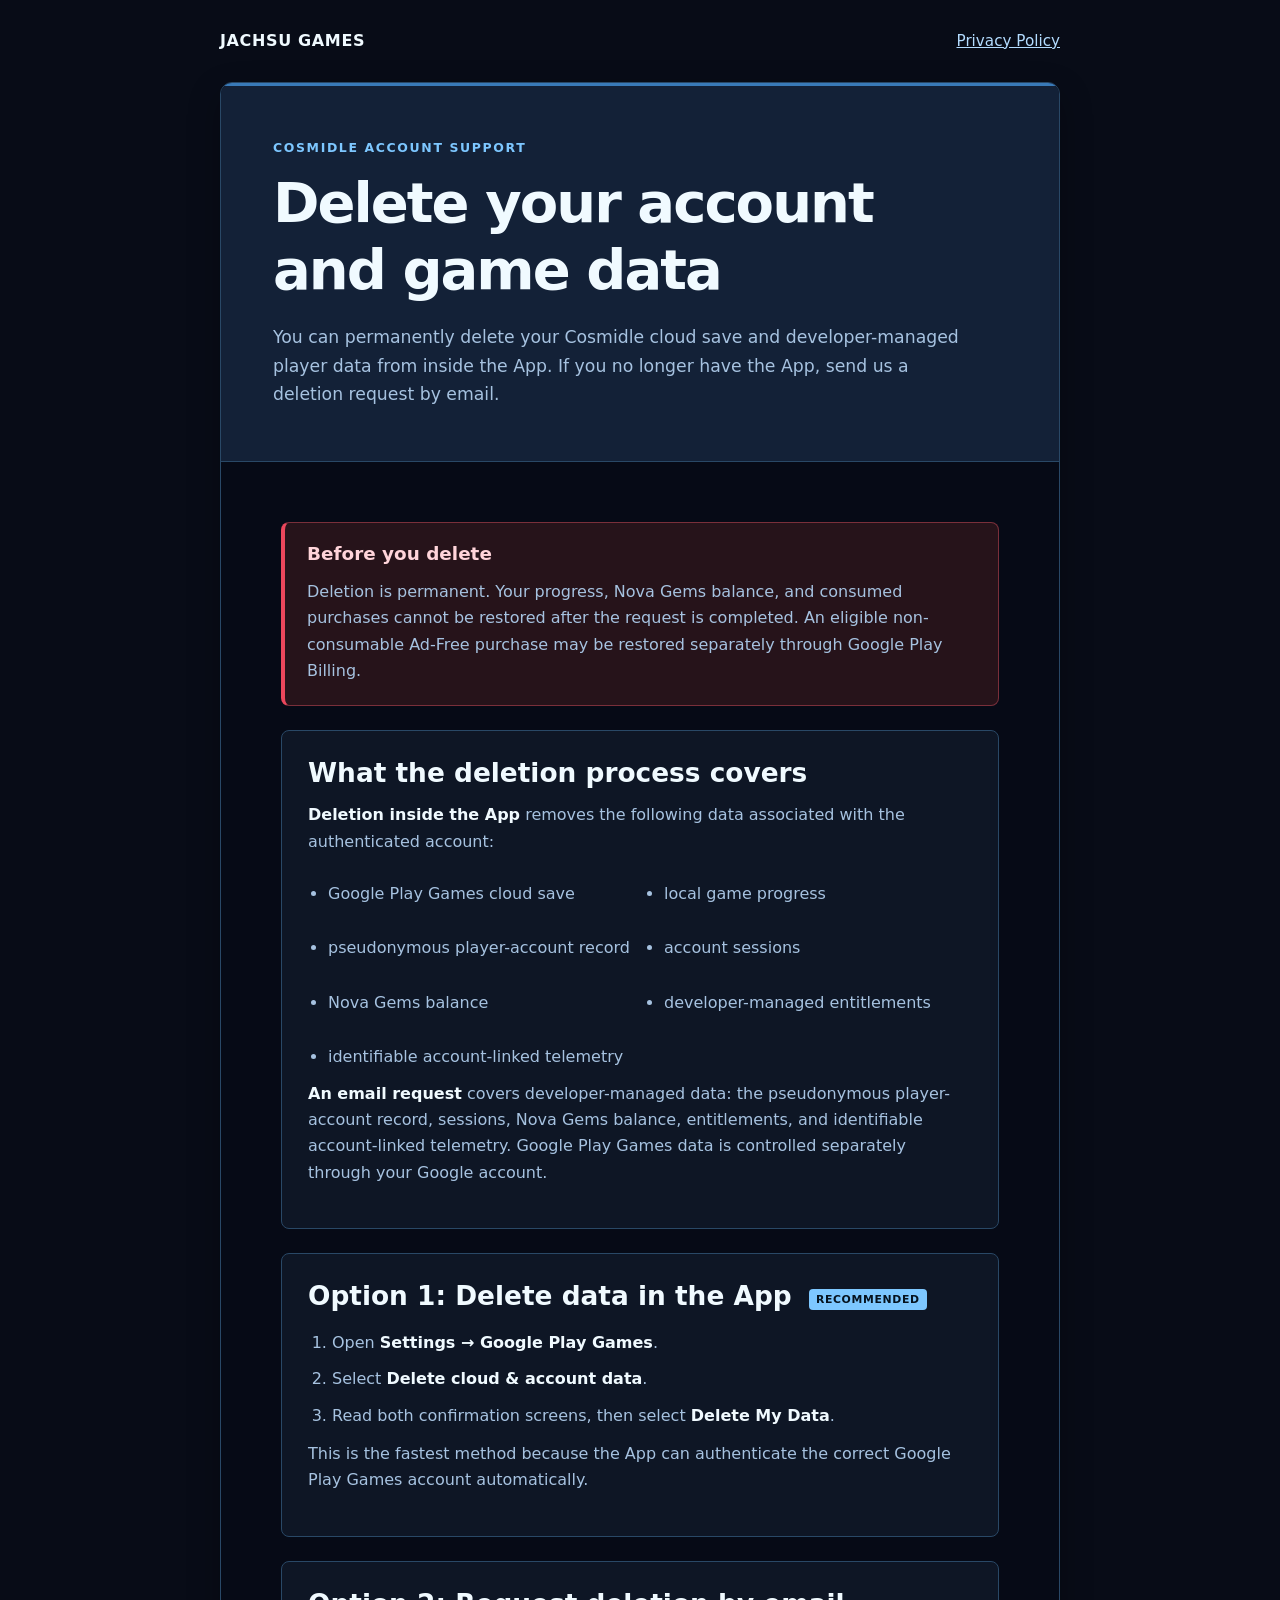
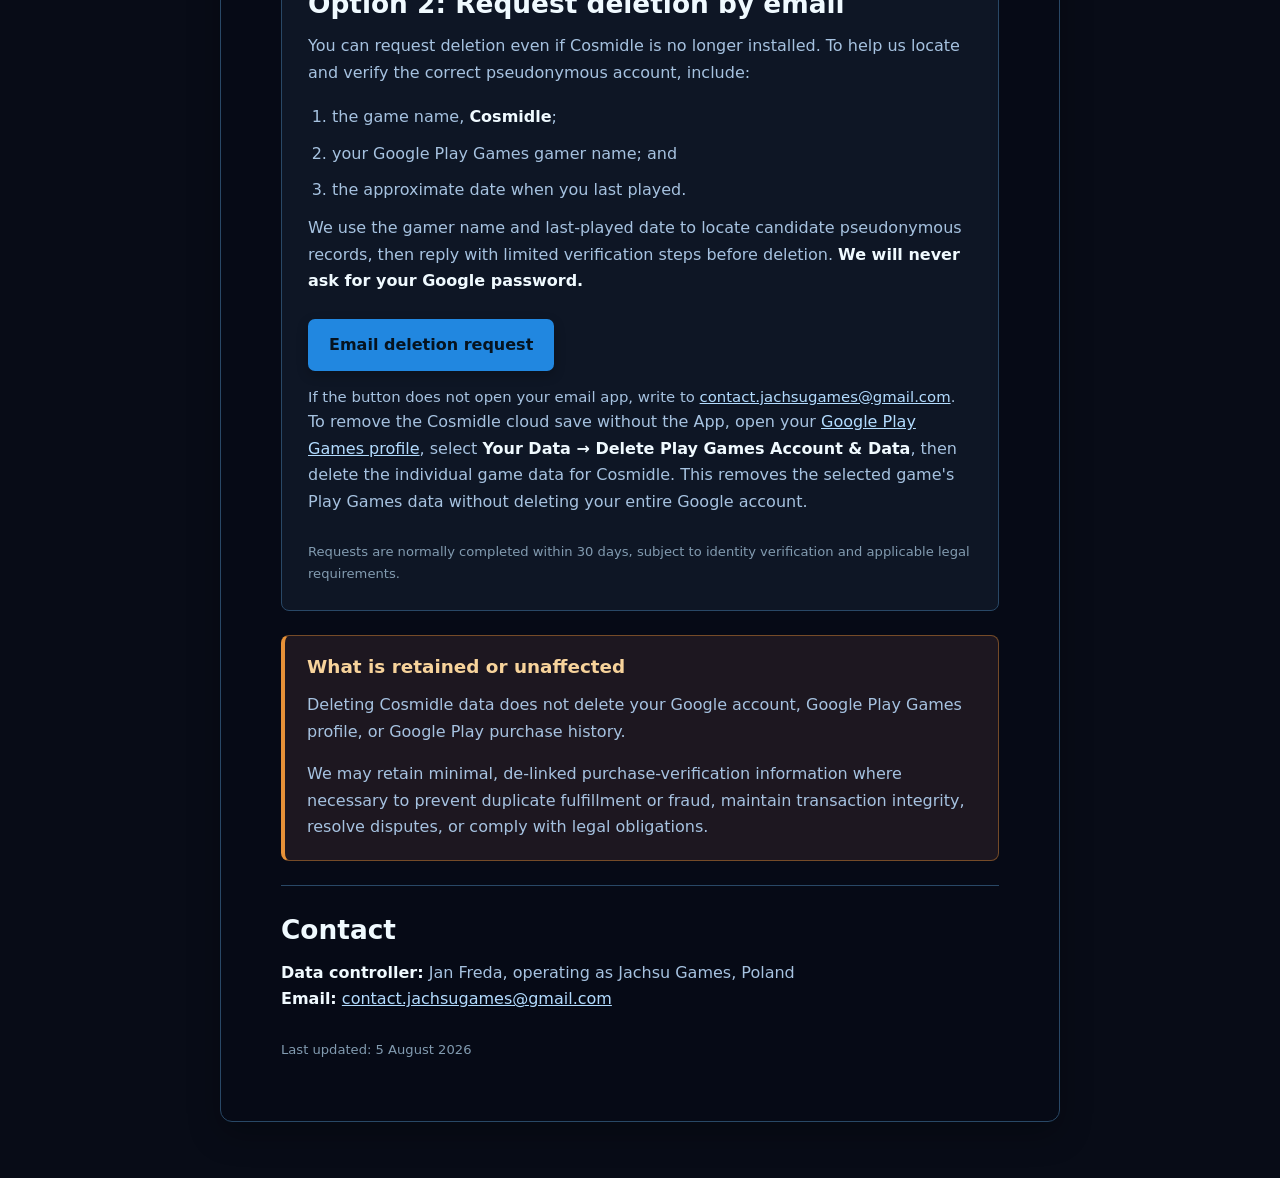
<file: CosmidleDeleteAccount.html>
<!doctype html>
<html lang="en">
<head>
  <meta charset="utf-8">
  <meta name="viewport" content="width=device-width, initial-scale=1">
  <meta name="color-scheme" content="dark">
  <meta name="theme-color" content="#080c17">
  <title>Delete Cosmidle Account Data | Jachsu Games</title>
  <meta name="description" content="Delete your Cosmidle cloud save and developer-managed player data, in the App or by email.">
  <link rel="canonical" href="https://jachsugames.com/CosmidleDeleteAccount.html">
  <style>
    :root {
      color-scheme: dark;
      --bg: #080c17;
      --surface: #060a16;
      --surface-soft: #0e1625;
      --surface-raised: #132137;
      --border: #294866;
      --text: #f0faff;
      --muted: #a6c2e0;
      --accent: #7dc7ff;
      --accent-strong: #b3dcff;
      --button: #2187e0;
      --warning: #e69138;
      --focus: #9ee6ff;
      font-family: Inter, ui-sans-serif, system-ui, -apple-system, BlinkMacSystemFont, "Segoe UI", sans-serif;
    }

    * { box-sizing: border-box; }
    html { scroll-behavior: smooth; }
    body {
      min-height: 100vh;
      margin: 0;
      color: var(--text);
      background: var(--bg);
      line-height: 1.65;
    }
    a { color: var(--accent-strong); }
    a:focus-visible { outline: 3px solid var(--focus); outline-offset: 4px; border-radius: 4px; }
    .skip-link { position: fixed; z-index: 10; top: 12px; left: 12px; padding: 10px 14px; color: #080c17; background: var(--focus); border-radius: 8px; font-weight: 800; transform: translateY(-160%); transition: transform 0.2s ease; }
    .skip-link:focus { transform: translateY(0); }
    .shell { width: min(100% - 32px, 840px); margin: 0 auto; padding: 28px 0 56px; }
    .topbar { display: flex; align-items: center; justify-content: space-between; gap: 20px; margin-bottom: 28px; }
    .brand { color: var(--text); font-weight: 800; letter-spacing: 0.04em; text-decoration: none; }
    .policy-link { font-size: 0.95rem; }
    main { overflow: hidden; background: var(--surface); border: 1px solid var(--border); border-radius: 12px; box-shadow: 0 12px 32px rgba(0, 0, 0, 0.28); }
    .hero { padding: clamp(30px, 6vw, 52px); background: var(--surface-raised); border-top: 3px solid #397ab8; border-bottom: 1px solid var(--border); }
    .eyebrow { margin: 0 0 10px; color: var(--accent); font-size: 0.78rem; font-weight: 800; letter-spacing: 0.13em; text-transform: uppercase; }
    h1, h2 { line-height: 1.2; }
    h1 { max-width: 680px; margin: 0; font-size: clamp(2rem, 6vw, 3.5rem); letter-spacing: -0.035em; }
    h2 { margin: 0 0 14px; font-size: clamp(1.25rem, 3vw, 1.65rem); }
    p { margin: 0 0 16px; color: var(--muted); }
    .lead { max-width: 690px; margin: 20px 0 0; font-size: 1.08rem; }
    .content { padding: clamp(28px, 7vw, 60px); }
    .method { padding: 26px; background: var(--surface-soft); border: 1px solid var(--border); border-radius: 8px; }
    .method + .method, .notice, .contact { margin-top: 24px; }
    .badge { display: inline-block; margin-left: 8px; padding: 4px 7px; color: #06131f; background: var(--accent); border-radius: 4px; font-size: 0.68rem; font-weight: 900; letter-spacing: 0.06em; text-transform: uppercase; vertical-align: 0.18em; }
    .data-list { display: grid; grid-template-columns: repeat(2, minmax(0, 1fr)); gap: 8px 28px; margin: 14px 0 0; padding-left: 20px; }
    ol { margin: 18px 0 12px; padding-left: 24px; }
    li { margin: 10px 0; color: var(--muted); }
    strong { color: var(--text); }
    .button { display: inline-flex; align-items: center; justify-content: center; min-height: 50px; margin-top: 8px; padding: 12px 20px; color: #06131f; background: var(--button); border: 1px solid transparent; border-radius: 7px; box-shadow: 0 4px 12px rgba(0, 0, 0, 0.24); font-weight: 800; text-decoration: none; transition: transform 0.16s ease, background 0.16s ease; }
    .button:hover { background: #399bea; transform: translateY(-1px); }
    .button:active { transform: translateY(0); }
    .email-fallback { margin: 14px 0 0; font-size: 0.93rem; }
    .notice { padding: 20px 22px; background: #1d1720; border: 1px solid #754b28; border-left: 4px solid var(--warning); border-radius: 8px; }
    .notice h2 { color: #f7d39b; font-size: 1.15rem; }
    .notice--important { margin-top: 0; margin-bottom: 24px; background: #26131a; border-color: #7a2f3a; border-left-color: #eb475c; }
    .notice--important h2 { color: #ffd4da; }
    .notice p:last-child, .contact p:last-child { margin-bottom: 0; }
    .contact { padding-top: 28px; border-top: 1px solid var(--border); }
    .meta { margin: 26px 0 0; color: #829bb0; font-size: 0.82rem; }
    @media (max-width: 560px) {
      .shell { width: min(100% - 20px, 840px); padding-top: 18px; }
      .topbar { align-items: flex-start; margin-inline: 6px; }
      .policy-link { text-align: right; }
      main { border-radius: 10px; }
      .method { padding: 20px; }
      .button { width: 100%; text-align: center; }
      .data-list { grid-template-columns: 1fr; gap: 4px; }
    }
    @media (prefers-reduced-motion: reduce) {
      html { scroll-behavior: auto; }
      *, *::before, *::after { transition: none !important; }
    }
  </style>
  <link rel="icon" href="/favicon.ico" sizes="16x16 32x32 48x48 64x64">
  <link rel="icon" type="image/png" href="/favicon-96x96.png" sizes="96x96">
  <link rel="apple-touch-icon" href="/apple-touch-icon.png" sizes="180x180">
</head>
<body>
  <a class="skip-link" href="#main-content">Skip to deletion options</a>
  <div class="shell">
    <nav class="topbar" aria-label="Site navigation">
      <a class="brand" href="https://jachsugames.com/">JACHSU GAMES</a>
      <a class="policy-link" href="https://jachsugames.com/CosmidlePolicy.html">Privacy Policy</a>
    </nav>
    <main id="main-content" tabindex="-1">
      <header class="hero">
        <p class="eyebrow">Cosmidle account support</p>
        <h1>Delete your account and game data</h1>
        <p class="lead">You can permanently delete your Cosmidle cloud save and developer-managed player data from inside the App. If you no longer have the App, send us a deletion request by email.</p>
      </header>
      <div class="content">
        <aside class="notice notice--important" aria-labelledby="before-delete">
          <h2 id="before-delete">Before you delete</h2>
          <p>Deletion is permanent. Your progress, Nova Gems balance, and consumed purchases cannot be restored after the request is completed. An eligible non-consumable Ad-Free purchase may be restored separately through Google Play Billing.</p>
        </aside>
        <section class="method" aria-labelledby="what-is-deleted">
          <h2 id="what-is-deleted">What the deletion process covers</h2>
          <p><strong>Deletion inside the App</strong> removes the following data associated with the authenticated account:</p>
          <ul class="data-list">
            <li>Google Play Games cloud save</li>
            <li>local game progress</li>
            <li>pseudonymous player-account record</li>
            <li>account sessions</li>
            <li>Nova Gems balance</li>
            <li>developer-managed entitlements</li>
            <li>identifiable account-linked telemetry</li>
          </ul>
          <p><strong>An email request</strong> covers developer-managed data: the pseudonymous player-account record, sessions, Nova Gems balance, entitlements, and identifiable account-linked telemetry. Google Play Games data is controlled separately through your Google account.</p>
        </section>
        <section class="method" aria-labelledby="delete-in-app">
          <h2 id="delete-in-app">Option 1: Delete data in the App <span class="badge">Recommended</span></h2>
          <ol>
            <li>Open <strong>Settings &rarr; Google Play Games</strong>.</li>
            <li>Select <strong>Delete cloud &amp; account data</strong>.</li>
            <li>Read both confirmation screens, then select <strong>Delete My Data</strong>.</li>
          </ol>
          <p>This is the fastest method because the App can authenticate the correct Google Play Games account automatically.</p>
        </section>
        <section class="method" aria-labelledby="delete-by-email">
          <h2 id="delete-by-email">Option 2: Request deletion by email</h2>
          <p>You can request deletion even if Cosmidle is no longer installed. To help us locate and verify the correct pseudonymous account, include:</p>
          <ol>
            <li>the game name, <strong>Cosmidle</strong>;</li>
            <li>your Google Play Games gamer name; and</li>
            <li>the approximate date when you last played.</li>
          </ol>
          <p>We use the gamer name and last-played date to locate candidate pseudonymous records, then reply with limited verification steps before deletion. <strong>We will never ask for your Google password.</strong></p>
          <a class="button" href="mailto:contact.jachsugames@gmail.com?subject=Cosmidle%20account%20and%20data%20deletion%20request&amp;body=Game%3A%20Cosmidle%0D%0AGoogle%20Play%20Games%20gamer%20name%3A%20%0D%0AApproximate%20date%20last%20played%3A%20%0D%0A%0D%0AI%20request%20deletion%20of%20my%20Cosmidle%20account%20and%20associated%20data.">Email deletion request</a>
          <p class="email-fallback">If the button does not open your email app, write to <a href="mailto:contact.jachsugames@gmail.com">contact.jachsugames@gmail.com</a>.</p>
          <p>To remove the Cosmidle cloud save without the App, open your <a href="https://play.google.com/games/profile" target="_blank" rel="noopener">Google Play Games profile</a>, select <strong>Your Data &rarr; Delete Play Games Account &amp; Data</strong>, then delete the individual game data for Cosmidle. This removes the selected game's Play Games data without deleting your entire Google account.</p>
          <p class="meta">Requests are normally completed within 30 days, subject to identity verification and applicable legal requirements.</p>
        </section>
        <aside class="notice" aria-labelledby="not-deleted">
          <h2 id="not-deleted">What is retained or unaffected</h2>
          <p>Deleting Cosmidle data does not delete your Google account, Google Play Games profile, or Google Play purchase history.</p>
          <p>We may retain minimal, de-linked purchase-verification information where necessary to prevent duplicate fulfillment or fraud, maintain transaction integrity, resolve disputes, or comply with legal obligations.</p>
        </aside>
        <section class="contact" aria-labelledby="contact-heading">
          <h2 id="contact-heading">Contact</h2>
          <p><strong>Data controller:</strong> Jan Freda, operating as Jachsu Games, Poland<br>
          <strong>Email:</strong> <a href="mailto:contact.jachsugames@gmail.com">contact.jachsugames@gmail.com</a></p>
          <p class="meta">Last updated: 5 August 2026</p>
        </section>
      </div>
    </main>
  </div>
</body>
</html>
</file>
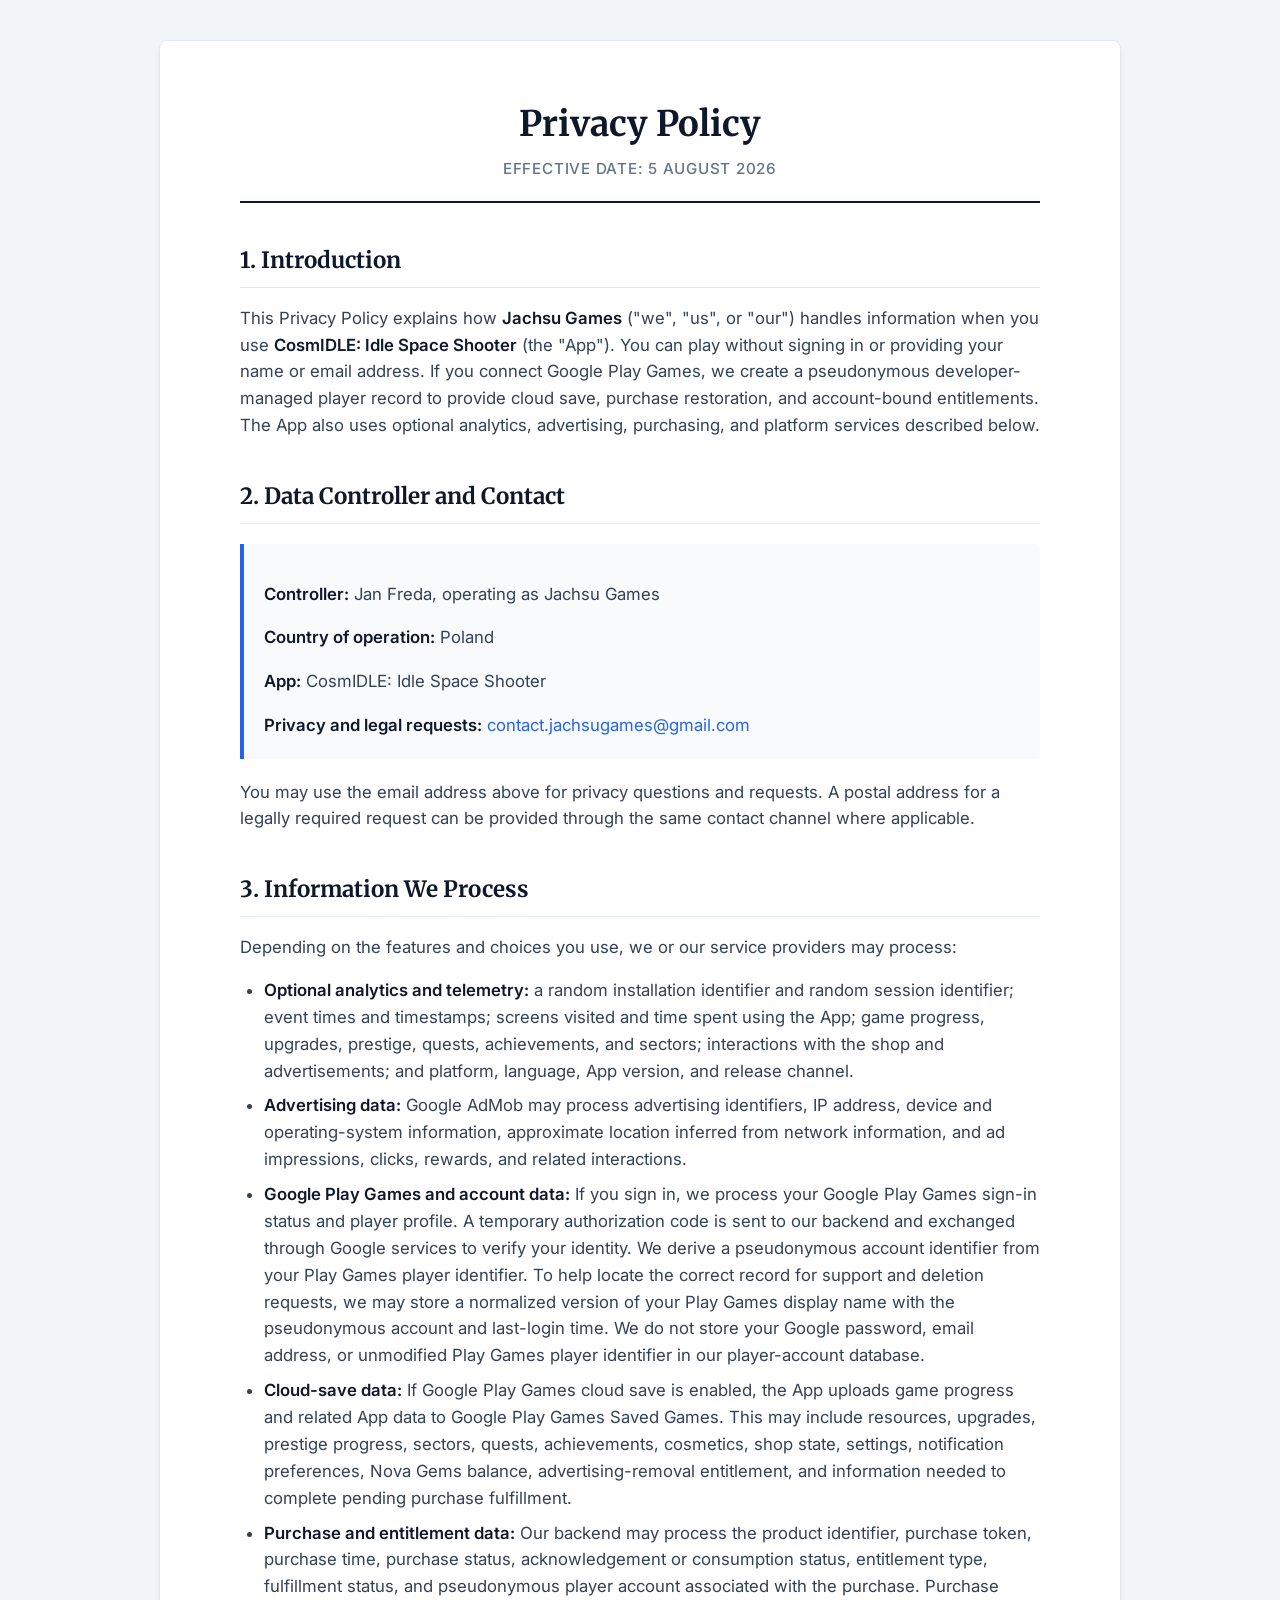
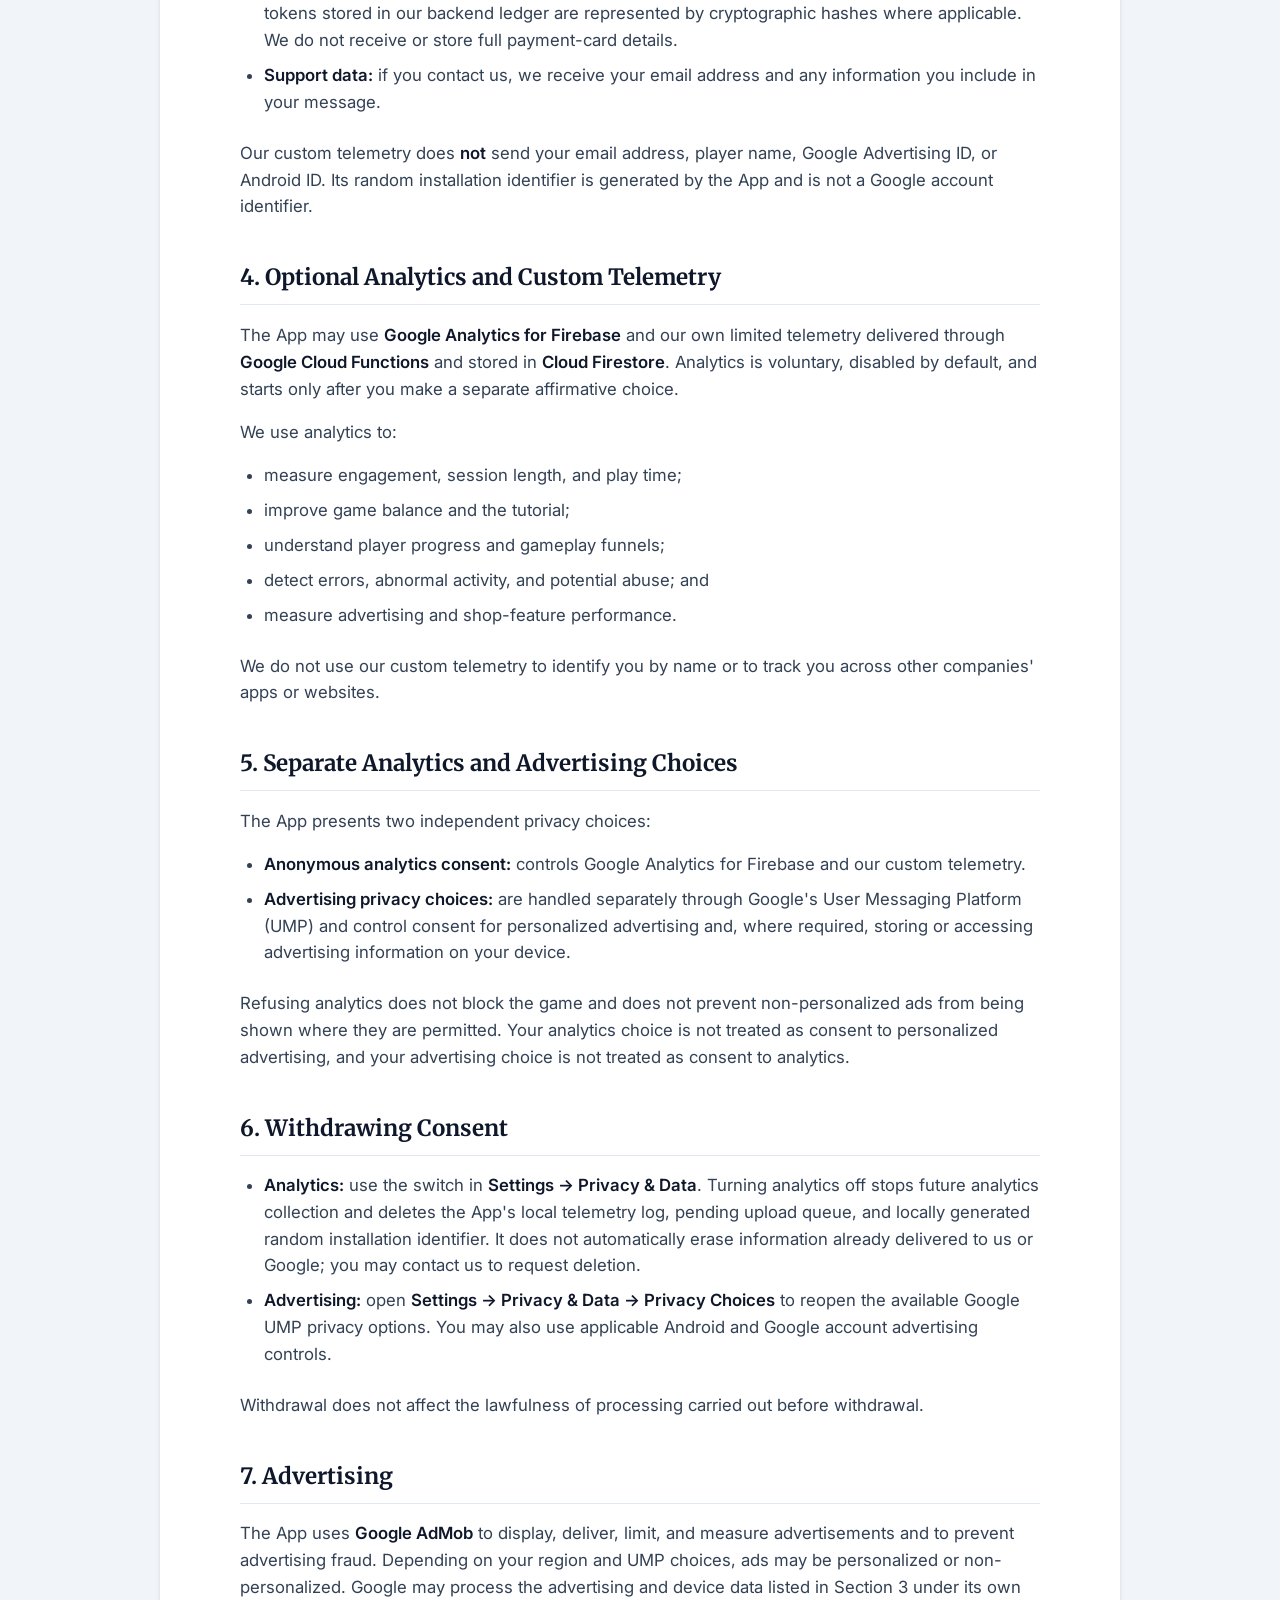
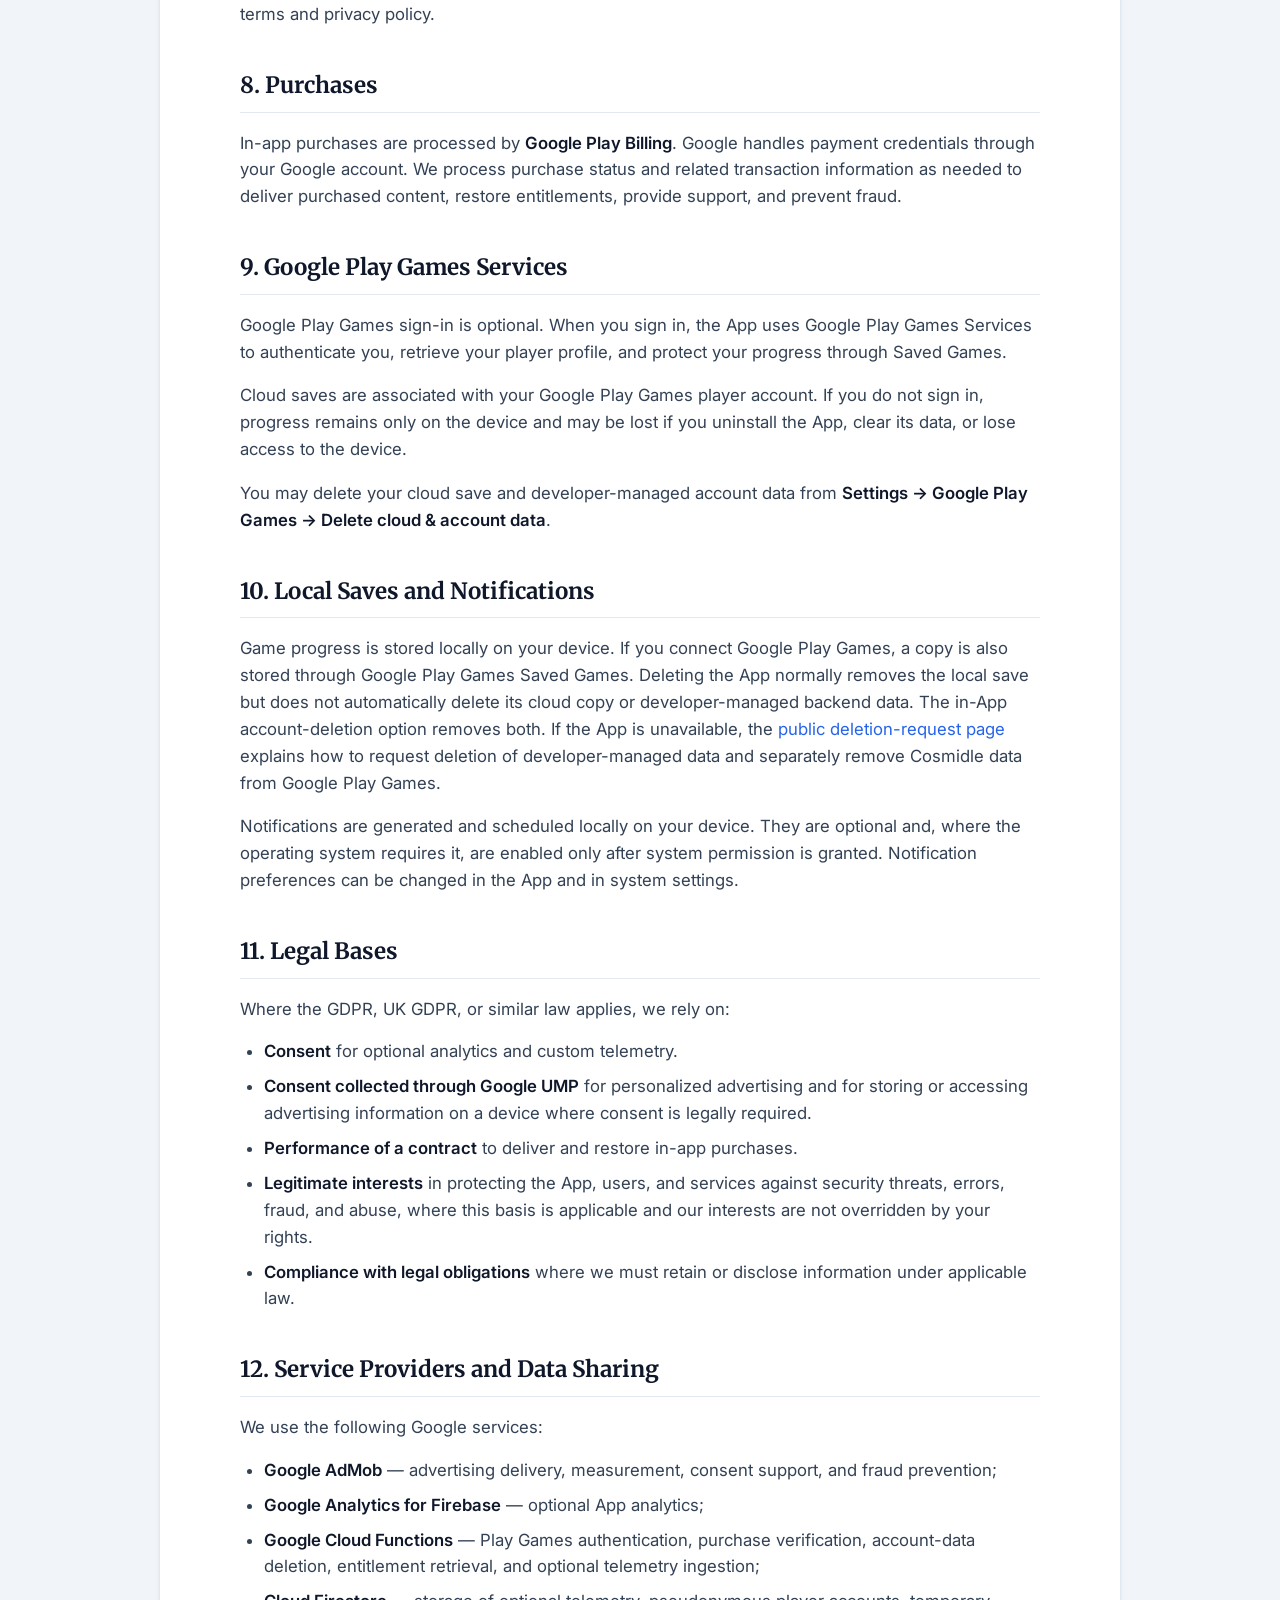
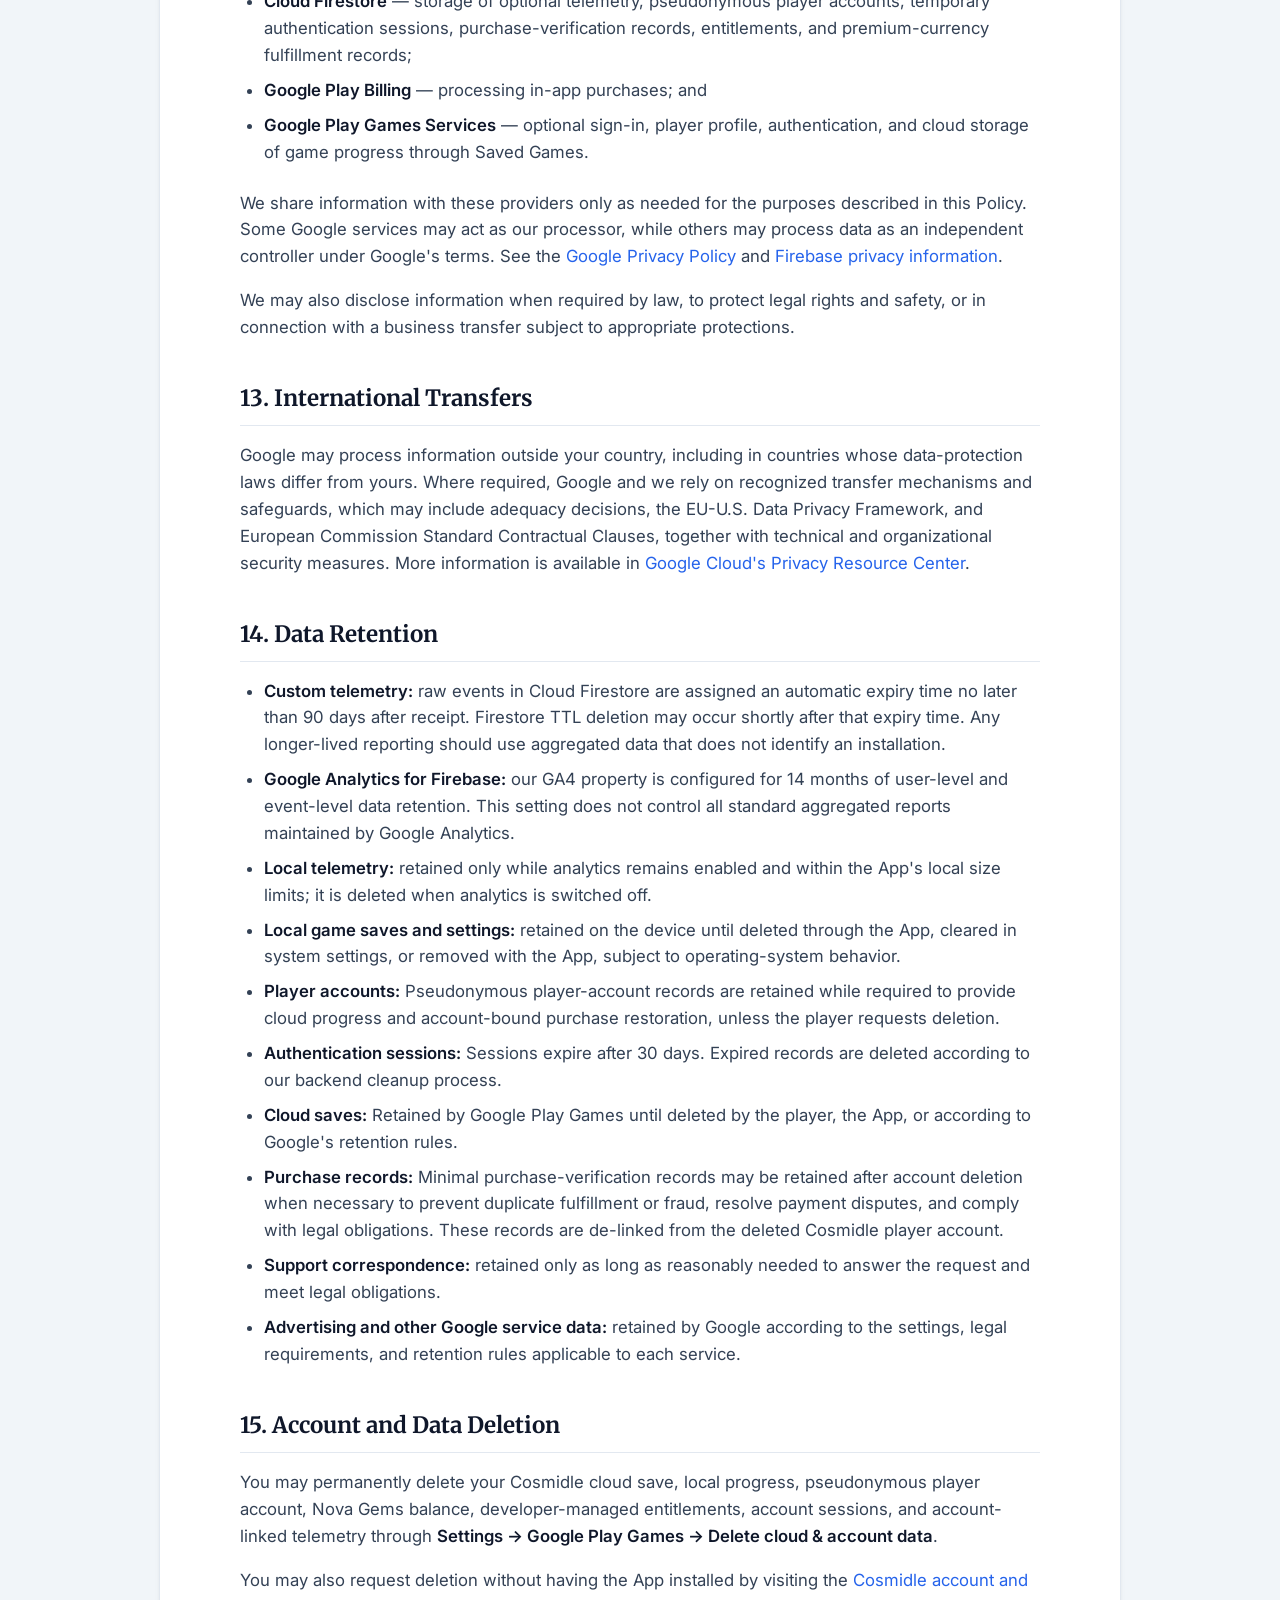
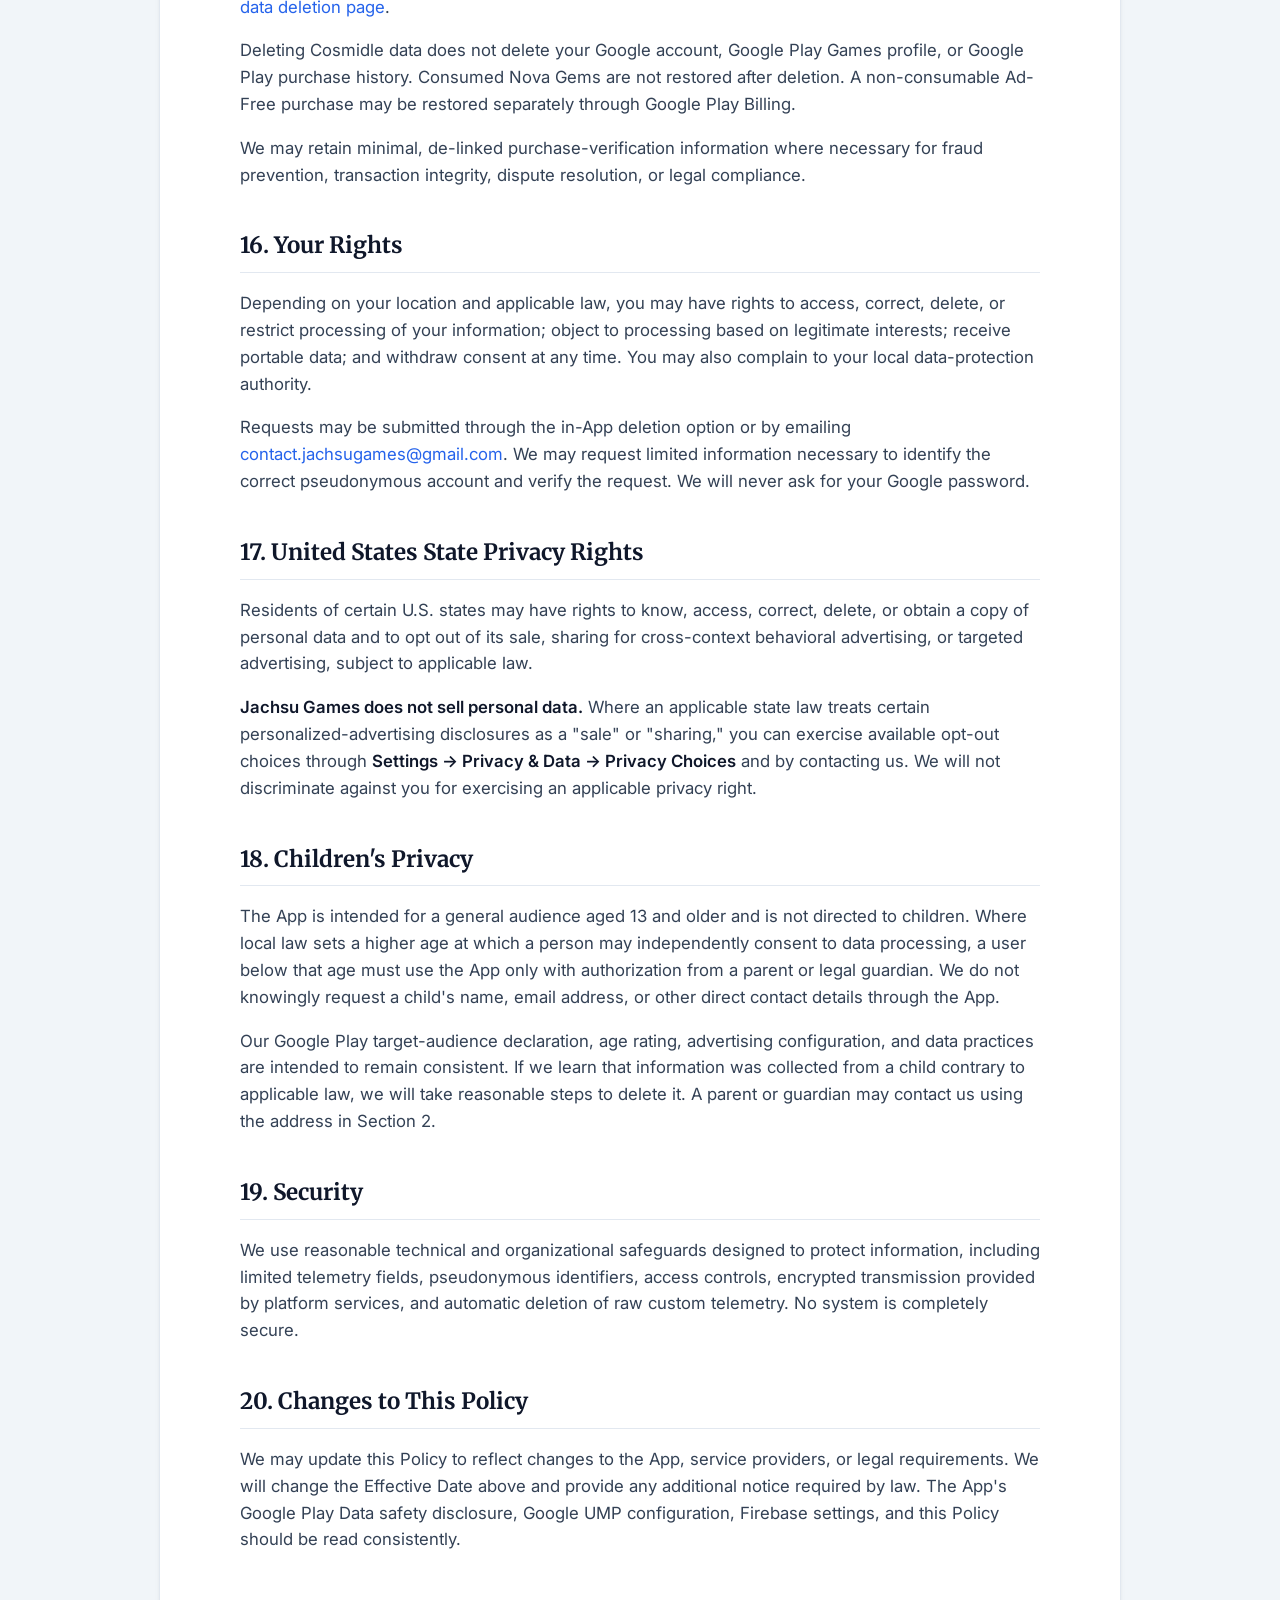
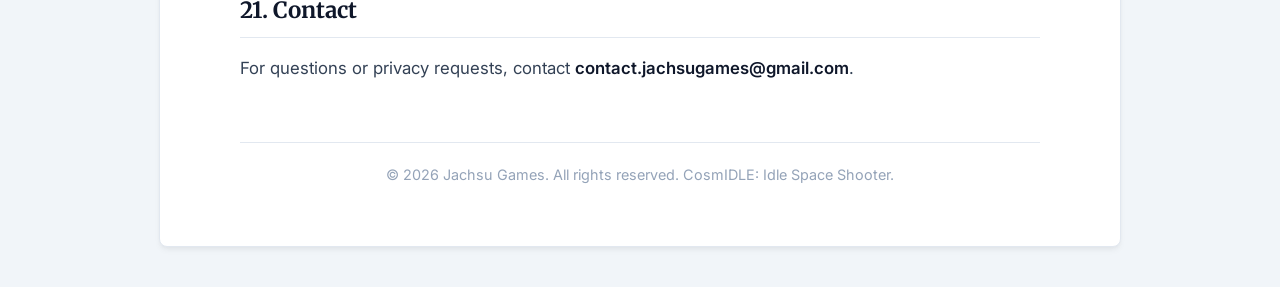
<file: CosmidlePolicy.html>
<!DOCTYPE html>
<html lang="en">
<head>
    <meta charset="UTF-8">
    <meta name="viewport" content="width=device-width, initial-scale=1.0">
    <title>Privacy Policy – CosmIDLE: Idle Space Shooter</title>
    <meta name="description" content="Privacy Policy for CosmIDLE: Idle Space Shooter by Jachsu Games.">
    <link rel="preconnect" href="https://fonts.googleapis.com">
    <link rel="preconnect" href="https://fonts.gstatic.com" crossorigin>
    <link href="https://fonts.googleapis.com/css2?family=Merriweather:wght@300;400;700&family=Inter:wght@400;500;600&display=swap" rel="stylesheet">
    <style>
        :root {
            --text-main: #334155;
            --text-heading: #0f172a;
            --bg-body: #f1f5f9;
            --bg-doc: #ffffff;
            --accent: #2563eb;
            --border-color: #e2e8f0;
        }

        body {
            font-family: 'Inter', sans-serif;
            background-color: var(--bg-body);
            color: var(--text-main);
            line-height: 1.6;
            margin: 0;
            padding: 40px 20px;
            -webkit-font-smoothing: antialiased;
        }

        .document {
            max-width: 800px;
            margin: 0 auto;
            background-color: var(--bg-doc);
            padding: 60px 80px;
            box-shadow: 0 4px 6px -1px rgba(0, 0, 0, 0.05), 0 2px 4px -1px rgba(0, 0, 0, 0.03);
            border-radius: 8px;
            border: 1px solid var(--border-color);
        }

        header {
            border-bottom: 2px solid var(--text-heading);
            padding-bottom: 20px;
            margin-bottom: 40px;
            text-align: center;
        }

        h1 {
            font-family: 'Merriweather', serif;
            font-size: 2.2rem;
            color: var(--text-heading);
            margin: 0 0 10px 0;
            line-height: 1.3;
        }

        .effective-date {
            font-size: 0.95rem;
            color: #64748b;
            font-weight: 500;
            text-transform: uppercase;
            letter-spacing: 0.05em;
        }

        h2 {
            font-family: 'Merriweather', serif;
            font-size: 1.4rem;
            color: var(--text-heading);
            margin: 40px 0 15px 0;
            border-bottom: 1px solid var(--border-color);
            padding-bottom: 8px;
        }

        p {
            margin-bottom: 16px;
            font-size: 1.05rem;
        }

        ul {
            margin-bottom: 24px;
            padding-left: 24px;
        }

        li {
            margin-bottom: 8px;
            font-size: 1.05rem;
        }

        strong {
            color: var(--text-heading);
            font-weight: 600;
        }

        a {
            color: var(--accent);
            text-decoration: none;
            border-bottom: 1px solid transparent;
            transition: border-color 0.2s;
        }

        a:hover {
            border-bottom-color: var(--accent);
        }

        .contact-box {
            background-color: #f8fafc;
            border-left: 4px solid var(--accent);
            padding: 20px;
            margin: 20px 0;
            border-radius: 0 4px 4px 0;
        }

        .contact-box p {
            margin-bottom: 8px;
        }

        .contact-box p:last-child {
            margin-bottom: 0;
        }

        footer {
            margin-top: 60px;
            padding-top: 20px;
            text-align: center;
            font-size: 0.9rem;
            color: #94a3b8;
            border-top: 1px solid var(--border-color);
        }

        @media (max-width: 600px) {
            body {
                padding: 20px 10px;
            }
            .document {
                padding: 30px 20px;
            }
            h1 {
                font-size: 1.8rem;
            }
        }
    </style>
  <link rel="icon" href="/favicon.ico" sizes="16x16 32x32 48x48 64x64">
  <link rel="icon" type="image/png" href="/favicon-96x96.png" sizes="96x96">
  <link rel="apple-touch-icon" href="/apple-touch-icon.png" sizes="180x180">
</head>
<body>
    <div class="document">
        <header>
            <h1>Privacy Policy</h1>
            <div class="effective-date">Effective Date: 5 August 2026</div>
        </header>

        <section>
            <h2>1. Introduction</h2>
            <p>This Privacy Policy explains how <strong>Jachsu Games</strong> ("we", "us", or "our") handles information when you use <strong>CosmIDLE: Idle Space Shooter</strong> (the "App"). You can play without signing in or providing your name or email address. If you connect Google Play Games, we create a pseudonymous developer-managed player record to provide cloud save, purchase restoration, and account-bound entitlements. The App also uses optional analytics, advertising, purchasing, and platform services described below.</p>
        </section>

        <section>
            <h2>2. Data Controller and Contact</h2>
            <div class="contact-box">
                <p><strong>Controller:</strong> Jan Freda, operating as Jachsu Games</p>
                <p><strong>Country of operation:</strong> Poland</p>
                <p><strong>App:</strong> CosmIDLE: Idle Space Shooter</p>
                <p><strong>Privacy and legal requests:</strong> <a href="mailto:contact.jachsugames@gmail.com">contact.jachsugames@gmail.com</a></p>
            </div>
            <p>You may use the email address above for privacy questions and requests. A postal address for a legally required request can be provided through the same contact channel where applicable.</p>
        </section>

        <section>
            <h2>3. Information We Process</h2>
            <p>Depending on the features and choices you use, we or our service providers may process:</p>
            <ul>
                <li><strong>Optional analytics and telemetry:</strong> a random installation identifier and random session identifier; event times and timestamps; screens visited and time spent using the App; game progress, upgrades, prestige, quests, achievements, and sectors; interactions with the shop and advertisements; and platform, language, App version, and release channel.</li>
                <li><strong>Advertising data:</strong> Google AdMob may process advertising identifiers, IP address, device and operating-system information, approximate location inferred from network information, and ad impressions, clicks, rewards, and related interactions.</li>
                <li><strong>Google Play Games and account data:</strong> If you sign in, we process your Google Play Games sign-in status and player profile. A temporary authorization code is sent to our backend and exchanged through Google services to verify your identity. We derive a pseudonymous account identifier from your Play Games player identifier. To help locate the correct record for support and deletion requests, we may store a normalized version of your Play Games display name with the pseudonymous account and last-login time. We do not store your Google password, email address, or unmodified Play Games player identifier in our player-account database.</li>
                <li><strong>Cloud-save data:</strong> If Google Play Games cloud save is enabled, the App uploads game progress and related App data to Google Play Games Saved Games. This may include resources, upgrades, prestige progress, sectors, quests, achievements, cosmetics, shop state, settings, notification preferences, Nova Gems balance, advertising-removal entitlement, and information needed to complete pending purchase fulfillment.</li>
                <li><strong>Purchase and entitlement data:</strong> Our backend may process the product identifier, purchase token, purchase time, purchase status, acknowledgement or consumption status, entitlement type, fulfillment status, and pseudonymous player account associated with the purchase. Purchase tokens stored in our backend ledger are represented by cryptographic hashes where applicable. We do not receive or store full payment-card details.</li>
                <li><strong>Support data:</strong> if you contact us, we receive your email address and any information you include in your message.</li>
            </ul>
            <p>Our custom telemetry does <strong>not</strong> send your email address, player name, Google Advertising ID, or Android ID. Its random installation identifier is generated by the App and is not a Google account identifier.</p>
        </section>

        <section>
            <h2>4. Optional Analytics and Custom Telemetry</h2>
            <p>The App may use <strong>Google Analytics for Firebase</strong> and our own limited telemetry delivered through <strong>Google Cloud Functions</strong> and stored in <strong>Cloud Firestore</strong>. Analytics is voluntary, disabled by default, and starts only after you make a separate affirmative choice.</p>
            <p>We use analytics to:</p>
            <ul>
                <li>measure engagement, session length, and play time;</li>
                <li>improve game balance and the tutorial;</li>
                <li>understand player progress and gameplay funnels;</li>
                <li>detect errors, abnormal activity, and potential abuse; and</li>
                <li>measure advertising and shop-feature performance.</li>
            </ul>
            <p>We do not use our custom telemetry to identify you by name or to track you across other companies' apps or websites.</p>
        </section>

        <section>
            <h2>5. Separate Analytics and Advertising Choices</h2>
            <p>The App presents two independent privacy choices:</p>
            <ul>
                <li><strong>Anonymous analytics consent:</strong> controls Google Analytics for Firebase and our custom telemetry.</li>
                <li><strong>Advertising privacy choices:</strong> are handled separately through Google's User Messaging Platform (UMP) and control consent for personalized advertising and, where required, storing or accessing advertising information on your device.</li>
            </ul>
            <p>Refusing analytics does not block the game and does not prevent non-personalized ads from being shown where they are permitted. Your analytics choice is not treated as consent to personalized advertising, and your advertising choice is not treated as consent to analytics.</p>
        </section>

        <section>
            <h2>6. Withdrawing Consent</h2>
            <ul>
                <li><strong>Analytics:</strong> use the switch in <strong>Settings &rarr; Privacy &amp; Data</strong>. Turning analytics off stops future analytics collection and deletes the App's local telemetry log, pending upload queue, and locally generated random installation identifier. It does not automatically erase information already delivered to us or Google; you may contact us to request deletion.</li>
                <li><strong>Advertising:</strong> open <strong>Settings &rarr; Privacy &amp; Data &rarr; Privacy Choices</strong> to reopen the available Google UMP privacy options. You may also use applicable Android and Google account advertising controls.</li>
            </ul>
            <p>Withdrawal does not affect the lawfulness of processing carried out before withdrawal.</p>
        </section>

        <section>
            <h2>7. Advertising</h2>
            <p>The App uses <strong>Google AdMob</strong> to display, deliver, limit, and measure advertisements and to prevent advertising fraud. Depending on your region and UMP choices, ads may be personalized or non-personalized. Google may process the advertising and device data listed in Section 3 under its own terms and privacy policy.</p>
        </section>

        <section>
            <h2>8. Purchases</h2>
            <p>In-app purchases are processed by <strong>Google Play Billing</strong>. Google handles payment credentials through your Google account. We process purchase status and related transaction information as needed to deliver purchased content, restore entitlements, provide support, and prevent fraud.</p>
        </section>

        <section>
            <h2>9. Google Play Games Services</h2>
            <p>Google Play Games sign-in is optional. When you sign in, the App uses Google Play Games Services to authenticate you, retrieve your player profile, and protect your progress through Saved Games.</p>
            <p>Cloud saves are associated with your Google Play Games player account. If you do not sign in, progress remains only on the device and may be lost if you uninstall the App, clear its data, or lose access to the device.</p>
            <p>You may delete your cloud save and developer-managed account data from <strong>Settings &rarr; Google Play Games &rarr; Delete cloud &amp; account data</strong>.</p>
        </section>

        <section>
            <h2>10. Local Saves and Notifications</h2>
            <p>Game progress is stored locally on your device. If you connect Google Play Games, a copy is also stored through Google Play Games Saved Games. Deleting the App normally removes the local save but does not automatically delete its cloud copy or developer-managed backend data. The in-App account-deletion option removes both. If the App is unavailable, the <a href="https://jachsugames.com/CosmidleDeleteAccount.html">public deletion-request page</a> explains how to request deletion of developer-managed data and separately remove Cosmidle data from Google Play Games.</p>
            <p>Notifications are generated and scheduled locally on your device. They are optional and, where the operating system requires it, are enabled only after system permission is granted. Notification preferences can be changed in the App and in system settings.</p>
        </section>

        <section>
            <h2>11. Legal Bases</h2>
            <p>Where the GDPR, UK GDPR, or similar law applies, we rely on:</p>
            <ul>
                <li><strong>Consent</strong> for optional analytics and custom telemetry.</li>
                <li><strong>Consent collected through Google UMP</strong> for personalized advertising and for storing or accessing advertising information on a device where consent is legally required.</li>
                <li><strong>Performance of a contract</strong> to deliver and restore in-app purchases.</li>
                <li><strong>Legitimate interests</strong> in protecting the App, users, and services against security threats, errors, fraud, and abuse, where this basis is applicable and our interests are not overridden by your rights.</li>
                <li><strong>Compliance with legal obligations</strong> where we must retain or disclose information under applicable law.</li>
            </ul>
        </section>

        <section>
            <h2>12. Service Providers and Data Sharing</h2>
            <p>We use the following Google services:</p>
            <ul>
                <li><strong>Google AdMob</strong> — advertising delivery, measurement, consent support, and fraud prevention;</li>
                <li><strong>Google Analytics for Firebase</strong> — optional App analytics;</li>
                <li><strong>Google Cloud Functions</strong> — Play Games authentication, purchase verification, account-data deletion, entitlement retrieval, and optional telemetry ingestion;</li>
                <li><strong>Cloud Firestore</strong> — storage of optional telemetry, pseudonymous player accounts, temporary authentication sessions, purchase-verification records, entitlements, and premium-currency fulfillment records;</li>
                <li><strong>Google Play Billing</strong> — processing in-app purchases; and</li>
                <li><strong>Google Play Games Services</strong> — optional sign-in, player profile, authentication, and cloud storage of game progress through Saved Games.</li>
            </ul>
            <p>We share information with these providers only as needed for the purposes described in this Policy. Some Google services may act as our processor, while others may process data as an independent controller under Google's terms. See the <a href="https://policies.google.com/privacy" target="_blank" rel="noopener">Google Privacy Policy</a> and <a href="https://firebase.google.com/support/privacy" target="_blank" rel="noopener">Firebase privacy information</a>.</p>
            <p>We may also disclose information when required by law, to protect legal rights and safety, or in connection with a business transfer subject to appropriate protections.</p>
        </section>

        <section>
            <h2>13. International Transfers</h2>
            <p>Google may process information outside your country, including in countries whose data-protection laws differ from yours. Where required, Google and we rely on recognized transfer mechanisms and safeguards, which may include adequacy decisions, the EU-U.S. Data Privacy Framework, and European Commission Standard Contractual Clauses, together with technical and organizational security measures. More information is available in <a href="https://cloud.google.com/privacy" target="_blank" rel="noopener">Google Cloud's Privacy Resource Center</a>.</p>
        </section>

        <section>
            <h2>14. Data Retention</h2>
            <ul>
                <li><strong>Custom telemetry:</strong> raw events in Cloud Firestore are assigned an automatic expiry time no later than 90 days after receipt. Firestore TTL deletion may occur shortly after that expiry time. Any longer-lived reporting should use aggregated data that does not identify an installation.</li>
                <li><strong>Google Analytics for Firebase:</strong> our GA4 property is configured for 14 months of user-level and event-level data retention. This setting does not control all standard aggregated reports maintained by Google Analytics.</li>
                <li><strong>Local telemetry:</strong> retained only while analytics remains enabled and within the App's local size limits; it is deleted when analytics is switched off.</li>
                <li><strong>Local game saves and settings:</strong> retained on the device until deleted through the App, cleared in system settings, or removed with the App, subject to operating-system behavior.</li>
                <li><strong>Player accounts:</strong> Pseudonymous player-account records are retained while required to provide cloud progress and account-bound purchase restoration, unless the player requests deletion.</li>
                <li><strong>Authentication sessions:</strong> Sessions expire after 30 days. Expired records are deleted according to our backend cleanup process.</li>
                <li><strong>Cloud saves:</strong> Retained by Google Play Games until deleted by the player, the App, or according to Google's retention rules.</li>
                <li><strong>Purchase records:</strong> Minimal purchase-verification records may be retained after account deletion when necessary to prevent duplicate fulfillment or fraud, resolve payment disputes, and comply with legal obligations. These records are de-linked from the deleted Cosmidle player account.</li>
                <li><strong>Support correspondence:</strong> retained only as long as reasonably needed to answer the request and meet legal obligations.</li>
                <li><strong>Advertising and other Google service data:</strong> retained by Google according to the settings, legal requirements, and retention rules applicable to each service.</li>
            </ul>
        </section>

        <section>
            <h2>15. Account and Data Deletion</h2>
            <p>You may permanently delete your Cosmidle cloud save, local progress, pseudonymous player account, Nova Gems balance, developer-managed entitlements, account sessions, and account-linked telemetry through <strong>Settings &rarr; Google Play Games &rarr; Delete cloud &amp; account data</strong>.</p>
            <p>You may also request deletion without having the App installed by visiting the <a href="https://jachsugames.com/CosmidleDeleteAccount.html">Cosmidle account and data deletion page</a>.</p>
            <p>Deleting Cosmidle data does not delete your Google account, Google Play Games profile, or Google Play purchase history. Consumed Nova Gems are not restored after deletion. A non-consumable Ad-Free purchase may be restored separately through Google Play Billing.</p>
            <p>We may retain minimal, de-linked purchase-verification information where necessary for fraud prevention, transaction integrity, dispute resolution, or legal compliance.</p>
        </section>

        <section>
            <h2>16. Your Rights</h2>
            <p>Depending on your location and applicable law, you may have rights to access, correct, delete, or restrict processing of your information; object to processing based on legitimate interests; receive portable data; and withdraw consent at any time. You may also complain to your local data-protection authority.</p>
            <p>Requests may be submitted through the in-App deletion option or by emailing <a href="mailto:contact.jachsugames@gmail.com">contact.jachsugames@gmail.com</a>. We may request limited information necessary to identify the correct pseudonymous account and verify the request. We will never ask for your Google password.</p>
        </section>

        <section>
            <h2>17. United States State Privacy Rights</h2>
            <p>Residents of certain U.S. states may have rights to know, access, correct, delete, or obtain a copy of personal data and to opt out of its sale, sharing for cross-context behavioral advertising, or targeted advertising, subject to applicable law.</p>
            <p><strong>Jachsu Games does not sell personal data.</strong> Where an applicable state law treats certain personalized-advertising disclosures as a "sale" or "sharing," you can exercise available opt-out choices through <strong>Settings &rarr; Privacy &amp; Data &rarr; Privacy Choices</strong> and by contacting us. We will not discriminate against you for exercising an applicable privacy right.</p>
        </section>

        <section>
            <h2>18. Children's Privacy</h2>
            <p>The App is intended for a general audience aged 13 and older and is not directed to children. Where local law sets a higher age at which a person may independently consent to data processing, a user below that age must use the App only with authorization from a parent or legal guardian. We do not knowingly request a child's name, email address, or other direct contact details through the App.</p>
            <p>Our Google Play target-audience declaration, age rating, advertising configuration, and data practices are intended to remain consistent. If we learn that information was collected from a child contrary to applicable law, we will take reasonable steps to delete it. A parent or guardian may contact us using the address in Section 2.</p>
        </section>

        <section>
            <h2>19. Security</h2>
            <p>We use reasonable technical and organizational safeguards designed to protect information, including limited telemetry fields, pseudonymous identifiers, access controls, encrypted transmission provided by platform services, and automatic deletion of raw custom telemetry. No system is completely secure.</p>
        </section>

        <section>
            <h2>20. Changes to This Policy</h2>
            <p>We may update this Policy to reflect changes to the App, service providers, or legal requirements. We will change the Effective Date above and provide any additional notice required by law. The App's Google Play Data safety disclosure, Google UMP configuration, Firebase settings, and this Policy should be read consistently.</p>
        </section>

        <section>
            <h2>21. Contact</h2>
            <p>For questions or privacy requests, contact <a href="mailto:contact.jachsugames@gmail.com"><strong>contact.jachsugames@gmail.com</strong></a>.</p>
        </section>

        <footer>
            &copy; 2026 Jachsu Games. All rights reserved. CosmIDLE: Idle Space Shooter.
        </footer>
    </div>
</body>
</html>
</file>
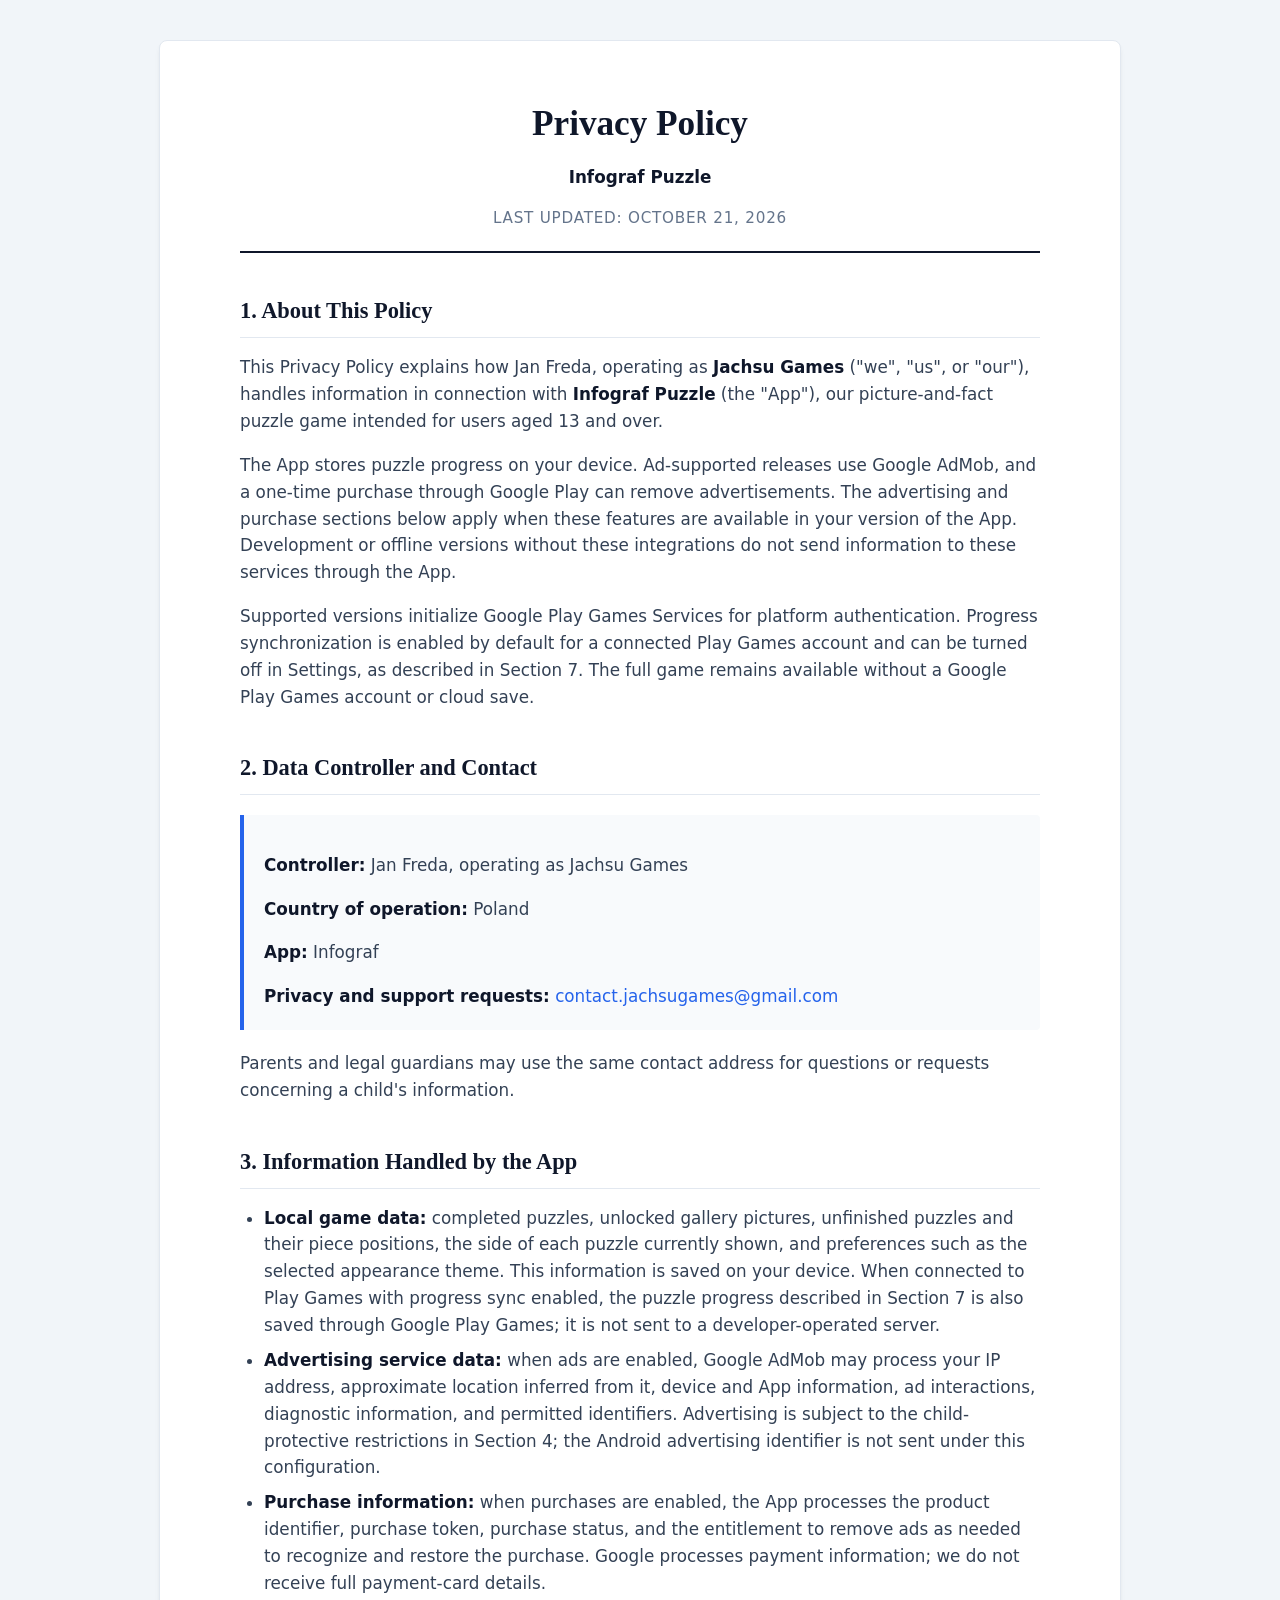
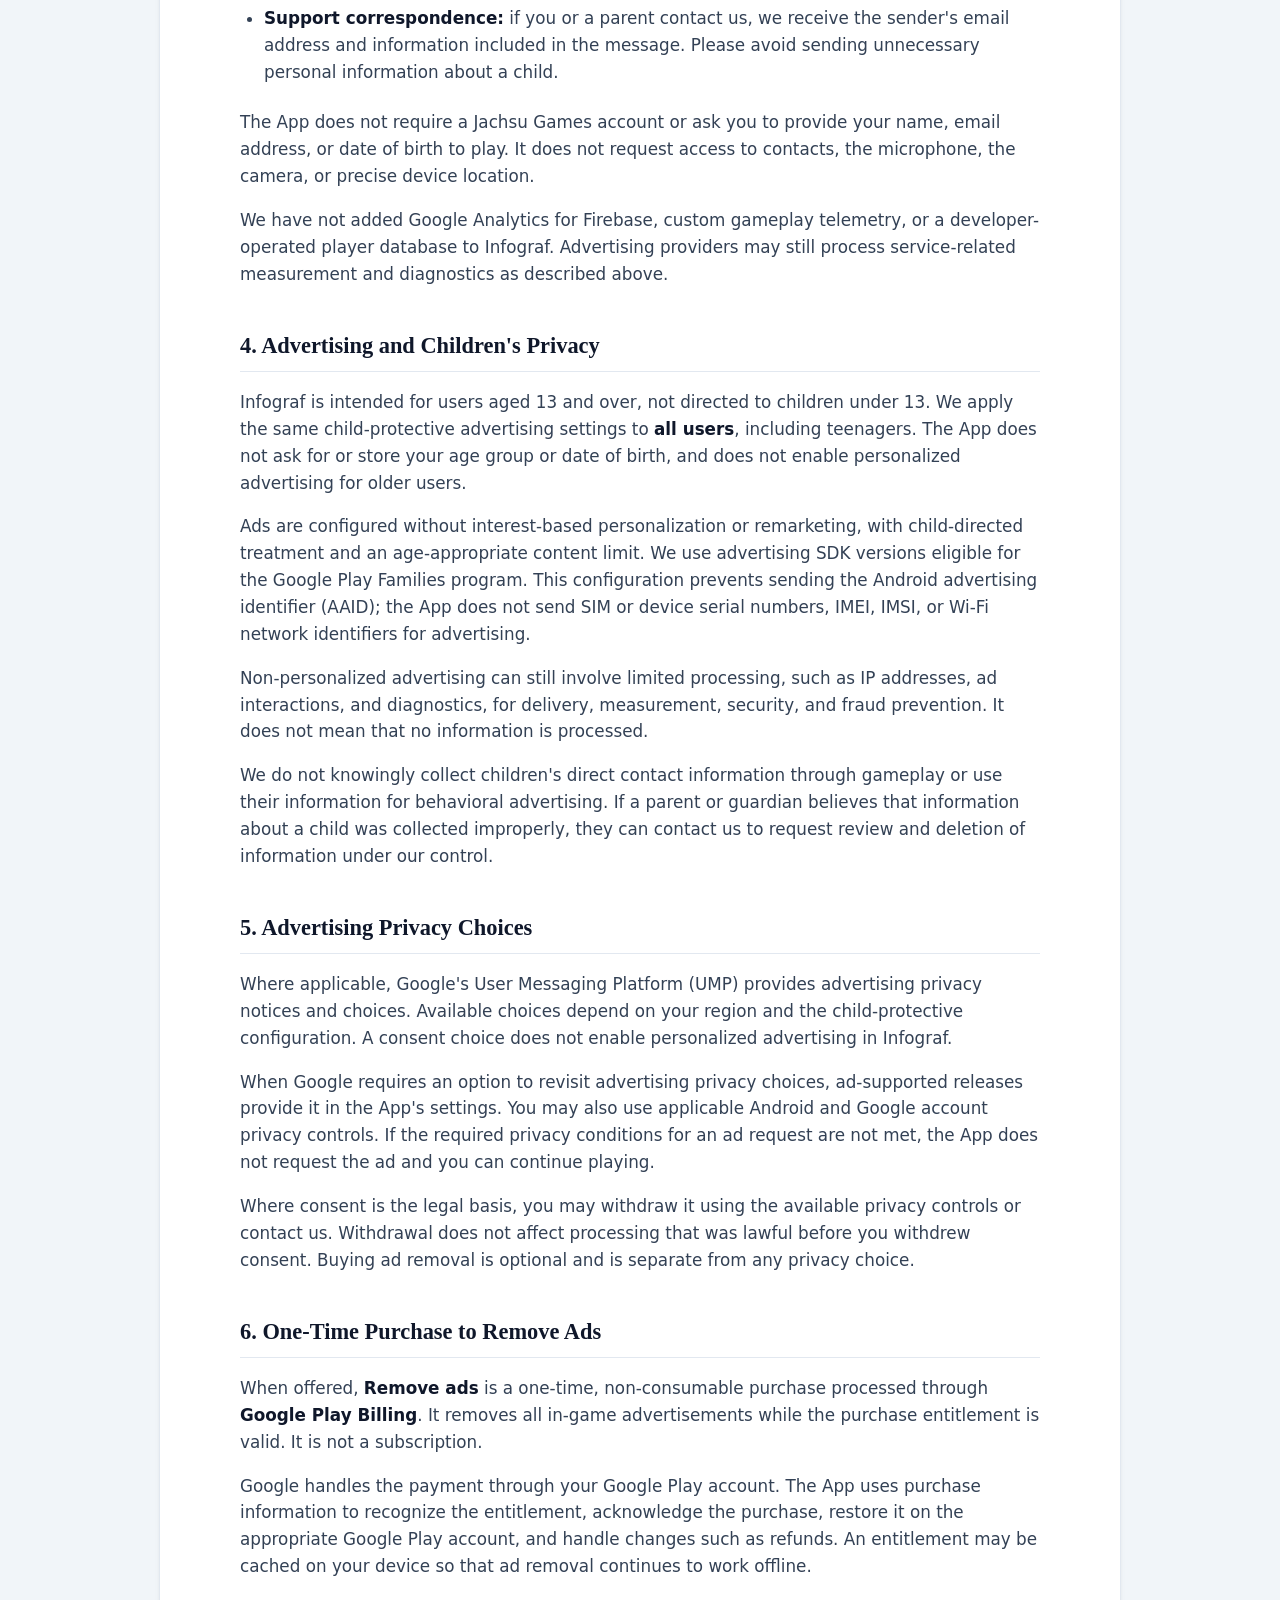
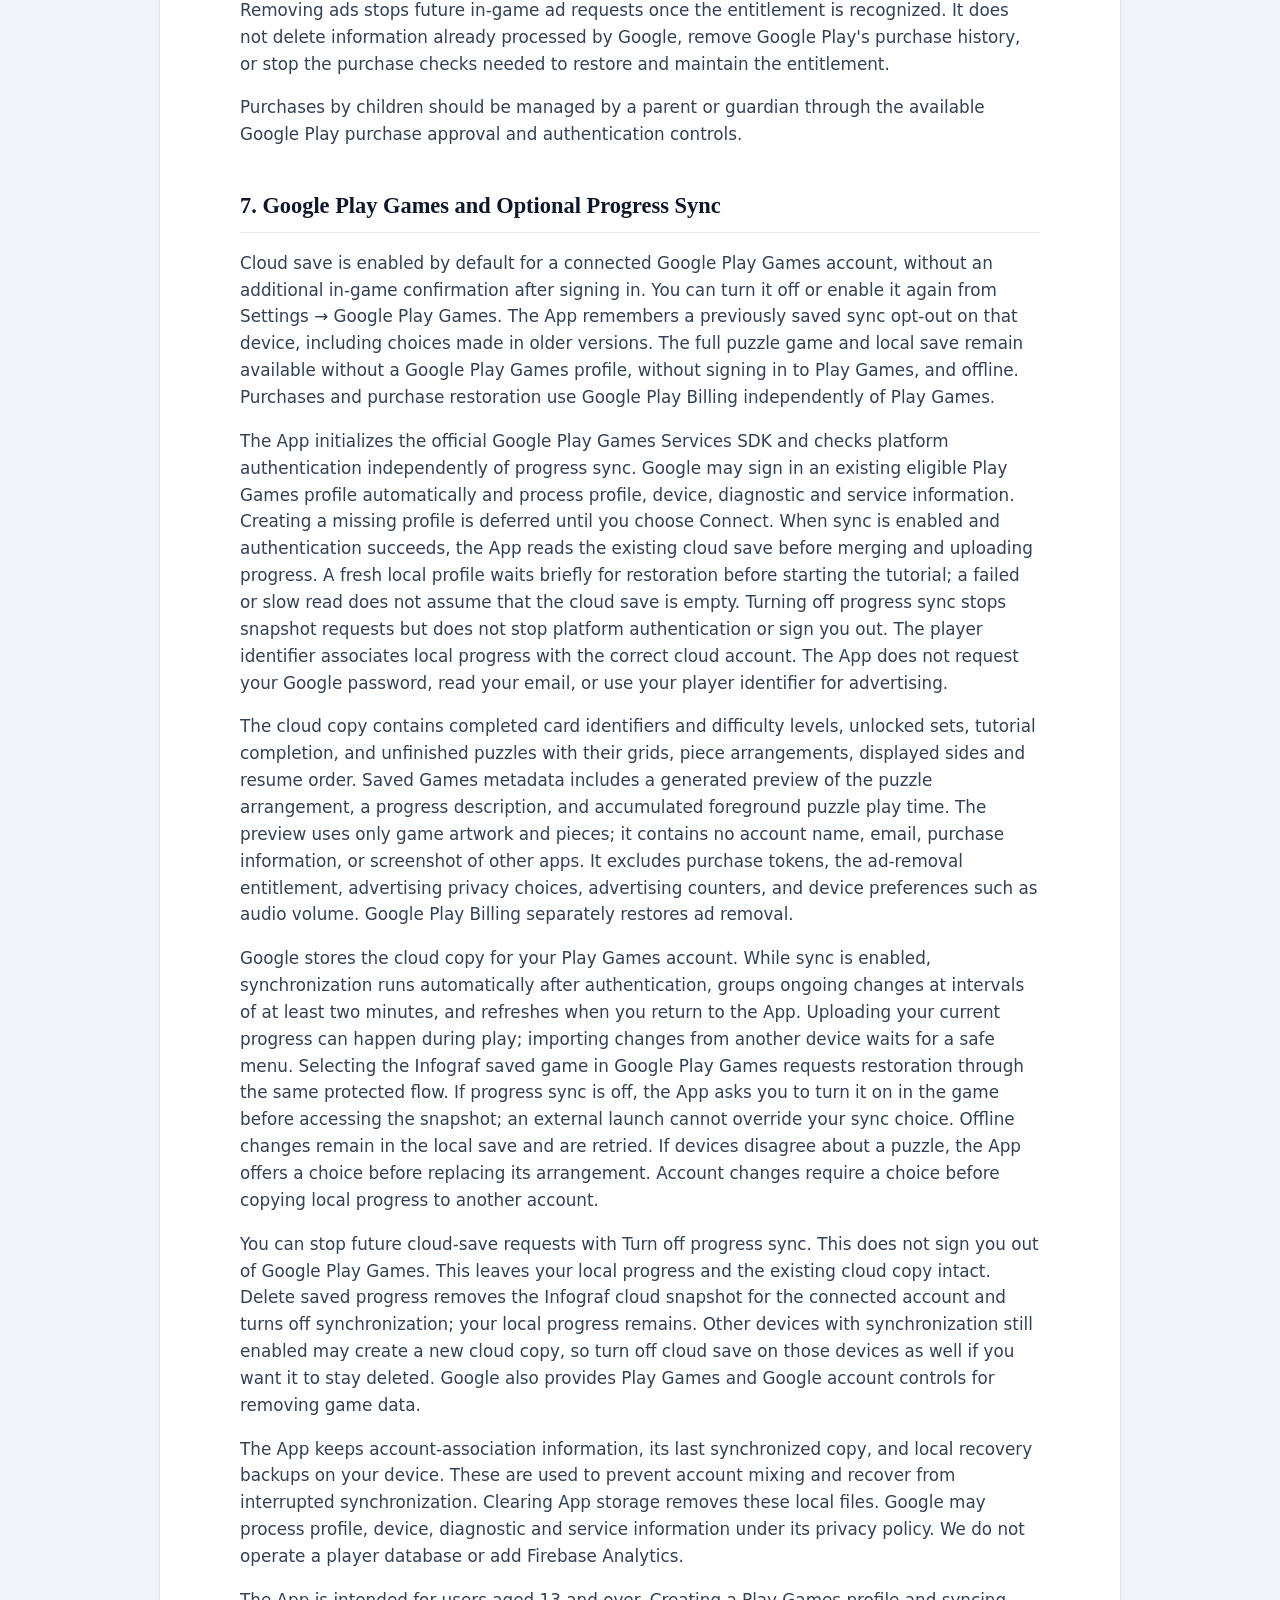
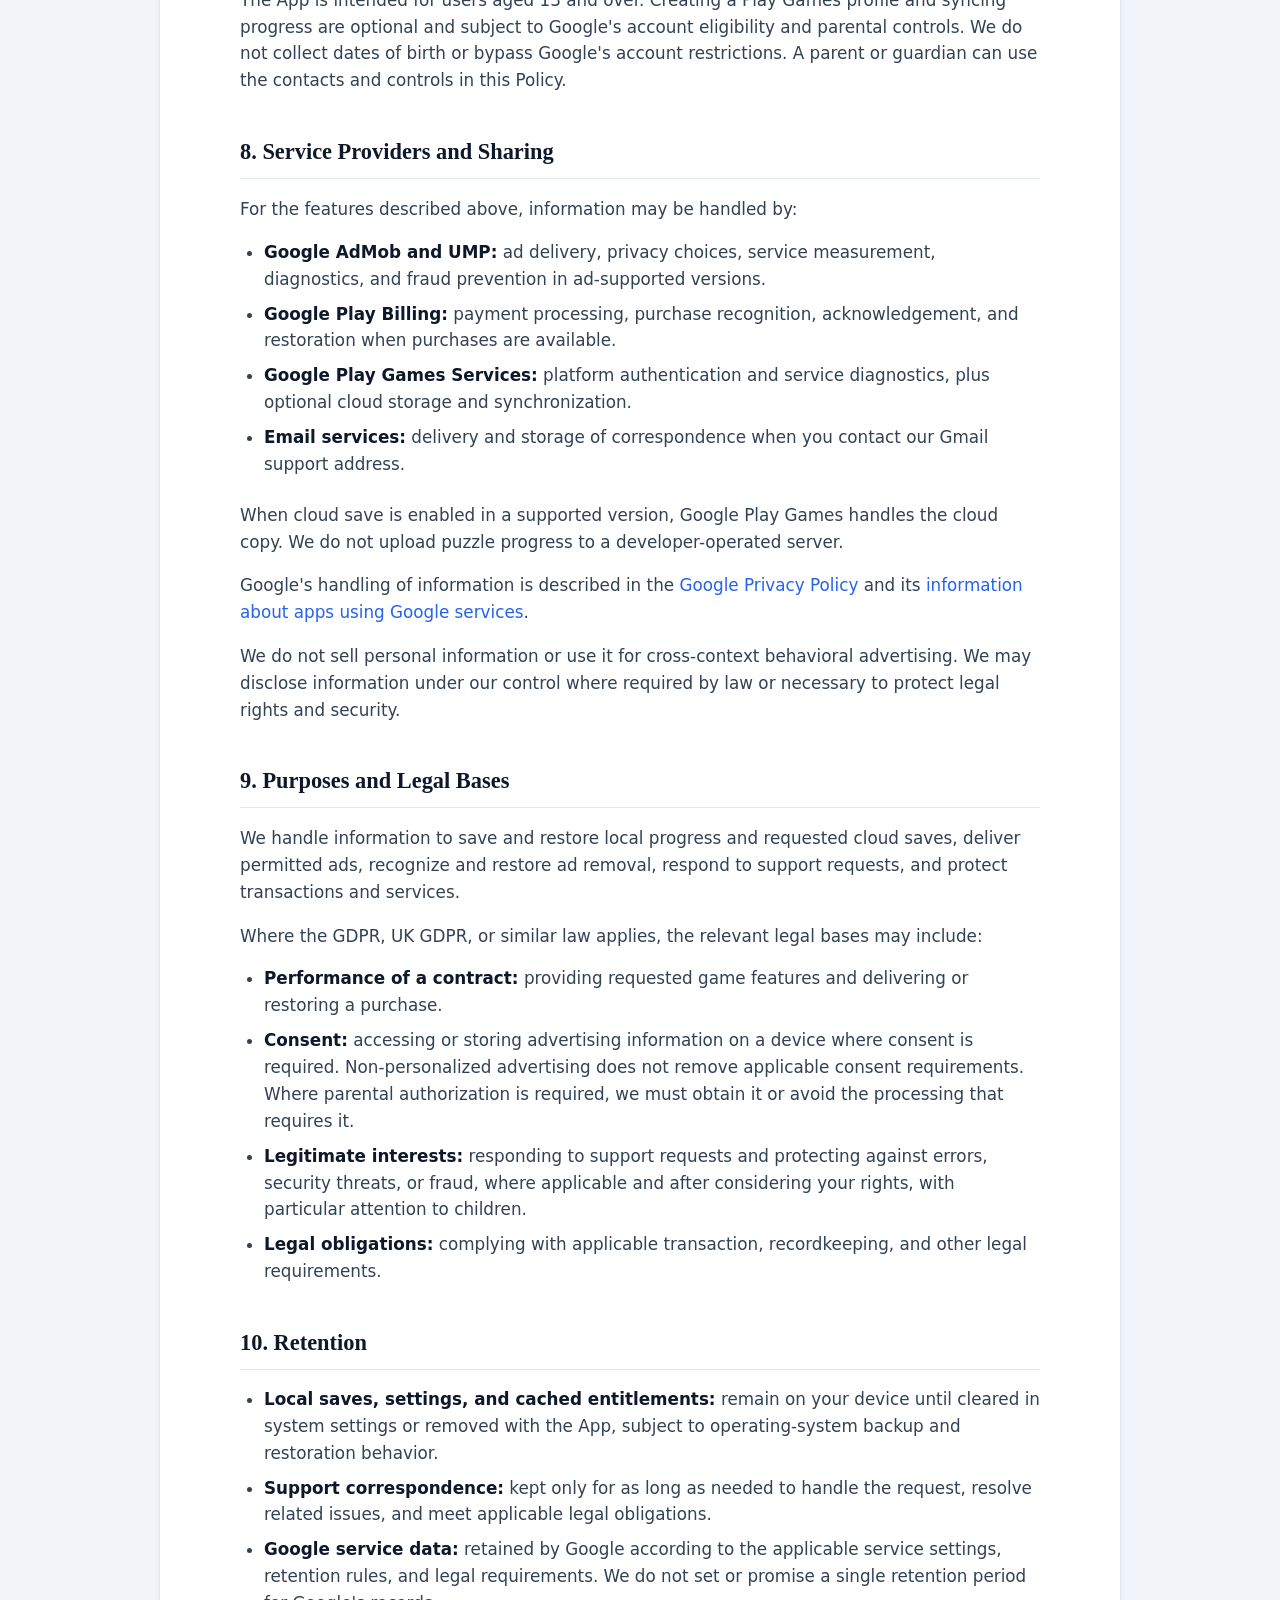
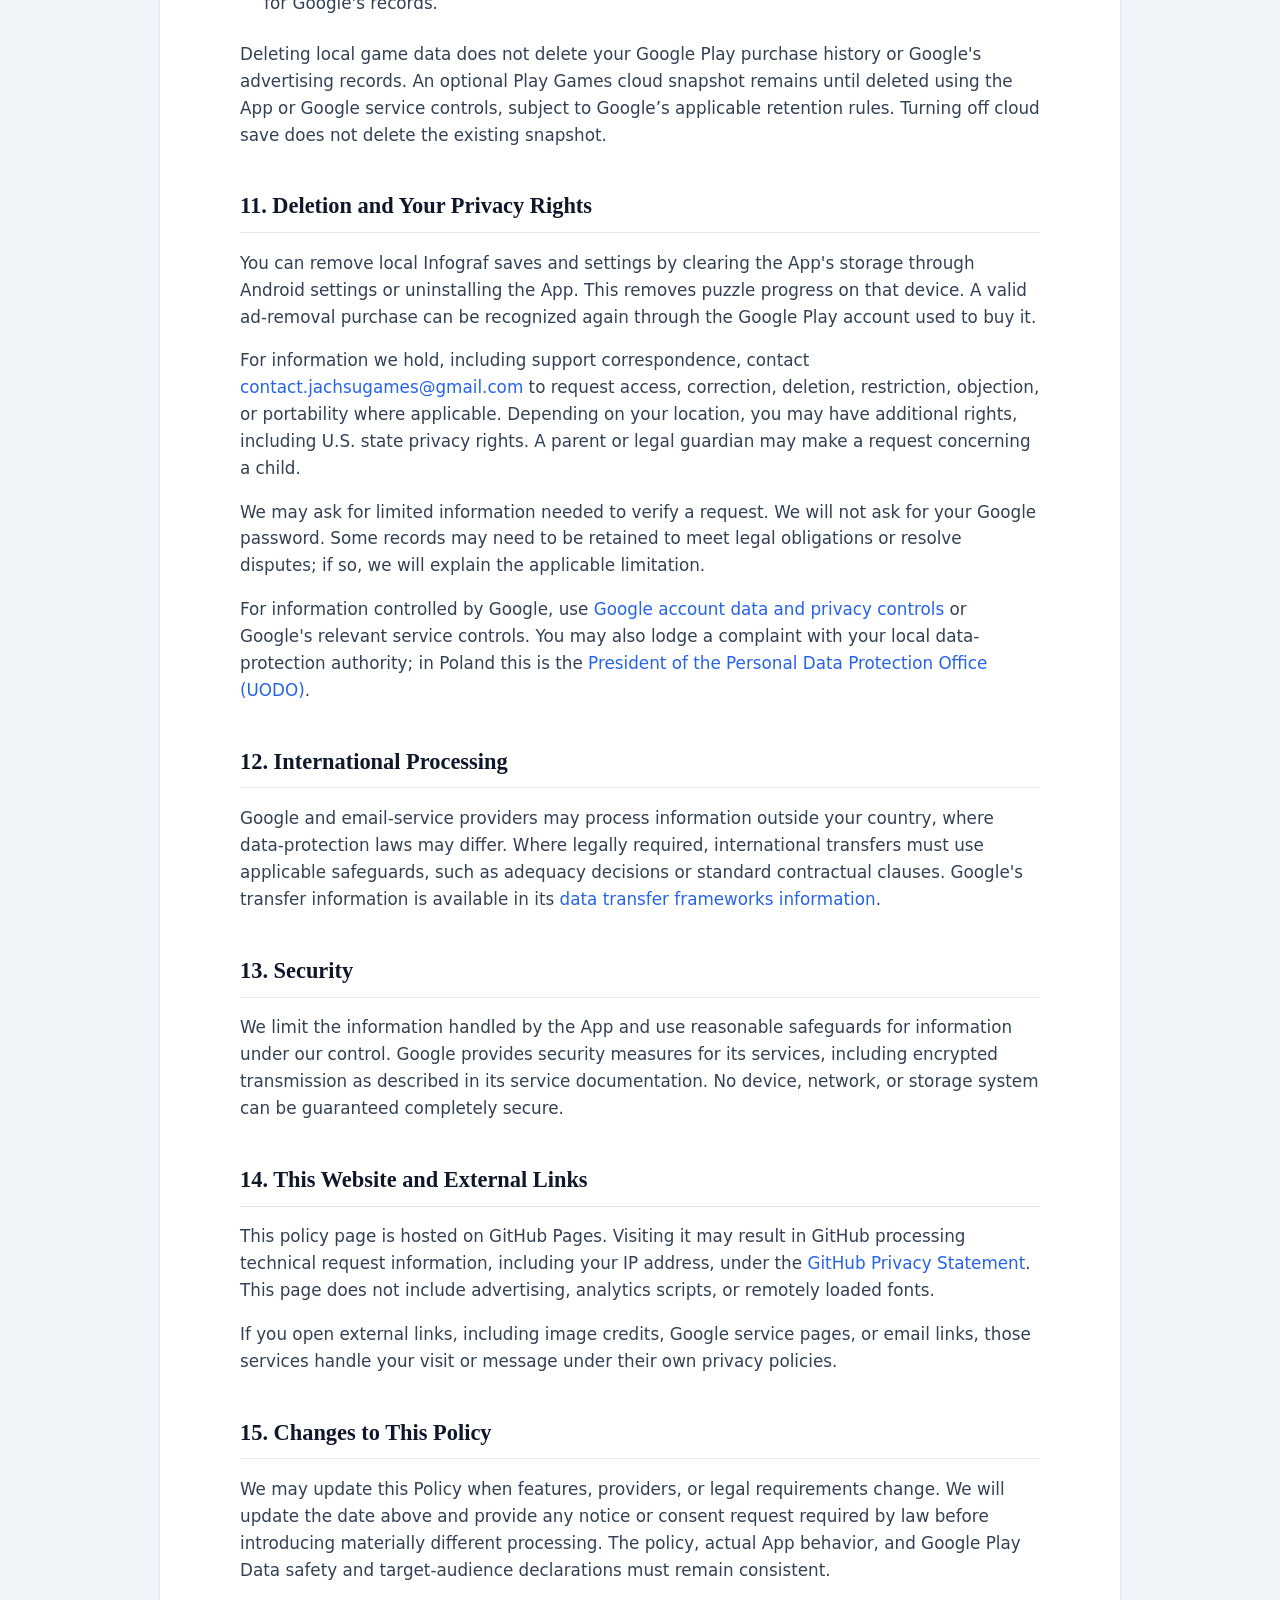
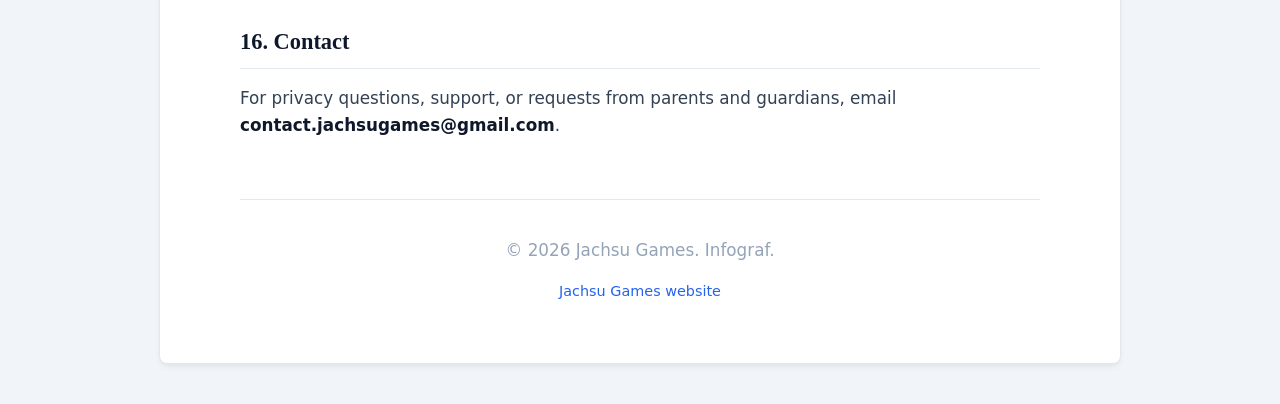
<file: InfografPolicy.html>
<!DOCTYPE html>
<html lang="en">
<head>
    <meta charset="UTF-8">
    <meta name="viewport" content="width=device-width, initial-scale=1.0">
    <title>Privacy Policy – Infograf Puzzle</title>
    <meta name="description" content="Privacy Policy for Infograf by Jachsu Games.">
    <style>
        :root {
            --text-main: #334155;
            --text-heading: #0f172a;
            --bg-body: #f1f5f9;
            --bg-doc: #ffffff;
            --accent: #2563eb;
            --border-color: #e2e8f0;
        }

        body {
            font-family: system-ui, -apple-system, 'Segoe UI', sans-serif;
            background-color: var(--bg-body);
            color: var(--text-main);
            line-height: 1.6;
            margin: 0;
            padding: 40px 20px;
            -webkit-font-smoothing: antialiased;
        }

        .document {
            max-width: 800px;
            margin: 0 auto;
            background-color: var(--bg-doc);
            padding: 60px 80px;
            box-shadow: 0 4px 6px -1px rgba(0, 0, 0, 0.05), 0 2px 4px -1px rgba(0, 0, 0, 0.03);
            border-radius: 8px;
            border: 1px solid var(--border-color);
        }

        header {
            border-bottom: 2px solid var(--text-heading);
            padding-bottom: 20px;
            margin-bottom: 40px;
            text-align: center;
        }

        h1 {
            font-family: Georgia, 'Times New Roman', serif;
            font-size: 2.2rem;
            color: var(--text-heading);
            margin: 0 0 10px 0;
            line-height: 1.3;
        }

        .effective-date {
            font-size: 0.95rem;
            color: #64748b;
            font-weight: 500;
            text-transform: uppercase;
            letter-spacing: 0.05em;
        }

        h2 {
            font-family: Georgia, 'Times New Roman', serif;
            font-size: 1.4rem;
            color: var(--text-heading);
            margin: 40px 0 15px 0;
            border-bottom: 1px solid var(--border-color);
            padding-bottom: 8px;
        }

        p {
            margin-bottom: 16px;
            font-size: 1.05rem;
        }

        ul {
            margin-bottom: 24px;
            padding-left: 24px;
        }

        li {
            margin-bottom: 8px;
            font-size: 1.05rem;
        }

        strong {
            color: var(--text-heading);
            font-weight: 600;
        }

        a {
            color: var(--accent);
            text-decoration: none;
            border-bottom: 1px solid transparent;
            transition: border-color 0.2s;
            overflow-wrap: anywhere;
        }

        a:hover, a:focus-visible {
            border-bottom-color: var(--accent);
        }

        .contact-box {
            background-color: #f8fafc;
            border-left: 4px solid var(--accent);
            padding: 20px;
            margin: 20px 0;
            border-radius: 0 4px 4px 0;
        }

        .contact-box p {
            margin-bottom: 8px;
        }

        .contact-box p:last-child {
            margin-bottom: 0;
        }

        footer {
            margin-top: 60px;
            padding-top: 20px;
            text-align: center;
            font-size: 0.9rem;
            color: #94a3b8;
            border-top: 1px solid var(--border-color);
        }

        @media (max-width: 600px) {
            body {
                padding: 20px 10px;
            }
            .document {
                padding: 30px 20px;
            }
            h1 {
                font-size: 1.8rem;
            }
        }
    </style>
  <link rel="icon" href="/favicon.ico" sizes="16x16 32x32 48x48 64x64">
  <link rel="icon" type="image/png" href="/favicon-96x96.png" sizes="96x96">
  <link rel="apple-touch-icon" href="/apple-touch-icon.png" sizes="180x180">
</head>
<body>
    <main class="document">
        <header>
            <h1>Privacy Policy</h1>
            <p><strong>Infograf Puzzle</strong></p>
            <div class="effective-date">Last updated: October 21, 2026</div>
        </header>

        <section>
            <h2>1. About This Policy</h2>
            <p>This Privacy Policy explains how Jan Freda, operating as <strong>Jachsu Games</strong> ("we", "us", or "our"), handles information in connection with <strong>Infograf Puzzle</strong> (the "App"), our picture-and-fact puzzle game intended for users aged 13 and over.</p>
            <p>The App stores puzzle progress on your device. Ad-supported releases use Google AdMob, and a one-time purchase through Google Play can remove advertisements. The advertising and purchase sections below apply when these features are available in your version of the App. Development or offline versions without these integrations do not send information to these services through the App.</p>
            <p>Supported versions initialize Google Play Games Services for platform authentication. Progress synchronization is enabled by default for a connected Play Games account and can be turned off in Settings, as described in Section 7. The full game remains available without a Google Play Games account or cloud save.</p>
        </section>

        <section>
            <h2>2. Data Controller and Contact</h2>
            <div class="contact-box">
                <p><strong>Controller:</strong> Jan Freda, operating as Jachsu Games</p>
                <p><strong>Country of operation:</strong> Poland</p>
                <p><strong>App:</strong> Infograf</p>
                <p><strong>Privacy and support requests:</strong> <a href="mailto:contact.jachsugames@gmail.com">contact.jachsugames@gmail.com</a></p>
            </div>
            <p>Parents and legal guardians may use the same contact address for questions or requests concerning a child's information.</p>
        </section>

        <section>
            <h2>3. Information Handled by the App</h2>
            <ul>
                <li><strong>Local game data:</strong> completed puzzles, unlocked gallery pictures, unfinished puzzles and their piece positions, the side of each puzzle currently shown, and preferences such as the selected appearance theme. This information is saved on your device. When connected to Play Games with progress sync enabled, the puzzle progress described in Section 7 is also saved through Google Play Games; it is not sent to a developer-operated server.</li>
                <li><strong>Advertising service data:</strong> when ads are enabled, Google AdMob may process your IP address, approximate location inferred from it, device and App information, ad interactions, diagnostic information, and permitted identifiers. Advertising is subject to the child-protective restrictions in Section 4; the Android advertising identifier is not sent under this configuration.</li>
                <li><strong>Purchase information:</strong> when purchases are enabled, the App processes the product identifier, purchase token, purchase status, and the entitlement to remove ads as needed to recognize and restore the purchase. Google processes payment information; we do not receive full payment-card details.</li>
                <li><strong>Support correspondence:</strong> if you or a parent contact us, we receive the sender's email address and information included in the message. Please avoid sending unnecessary personal information about a child.</li>
            </ul>
            <p>The App does not require a Jachsu Games account or ask you to provide your name, email address, or date of birth to play. It does not request access to contacts, the microphone, the camera, or precise device location.</p>
            <p>We have not added Google Analytics for Firebase, custom gameplay telemetry, or a developer-operated player database to Infograf. Advertising providers may still process service-related measurement and diagnostics as described above.</p>
        </section>

        <section>
            <h2>4. Advertising and Children's Privacy</h2>
            <p>Infograf is intended for users aged 13 and over, not directed to children under 13. We apply the same child-protective advertising settings to <strong>all users</strong>, including teenagers. The App does not ask for or store your age group or date of birth, and does not enable personalized advertising for older users.</p>
            <p>Ads are configured without interest-based personalization or remarketing, with child-directed treatment and an age-appropriate content limit. We use advertising SDK versions eligible for the Google Play Families program. This configuration prevents sending the Android advertising identifier (AAID); the App does not send SIM or device serial numbers, IMEI, IMSI, or Wi-Fi network identifiers for advertising.</p>
            <p>Non-personalized advertising can still involve limited processing, such as IP addresses, ad interactions, and diagnostics, for delivery, measurement, security, and fraud prevention. It does not mean that no information is processed.</p>
            <p>We do not knowingly collect children's direct contact information through gameplay or use their information for behavioral advertising. If a parent or guardian believes that information about a child was collected improperly, they can contact us to request review and deletion of information under our control.</p>
        </section>

        <section>
            <h2>5. Advertising Privacy Choices</h2>
            <p>Where applicable, Google's User Messaging Platform (UMP) provides advertising privacy notices and choices. Available choices depend on your region and the child-protective configuration. A consent choice does not enable personalized advertising in Infograf.</p>
            <p>When Google requires an option to revisit advertising privacy choices, ad-supported releases provide it in the App's settings. You may also use applicable Android and Google account privacy controls. If the required privacy conditions for an ad request are not met, the App does not request the ad and you can continue playing.</p>
            <p>Where consent is the legal basis, you may withdraw it using the available privacy controls or contact us. Withdrawal does not affect processing that was lawful before you withdrew consent. Buying ad removal is optional and is separate from any privacy choice.</p>
        </section>

        <section>
            <h2>6. One-Time Purchase to Remove Ads</h2>
            <p>When offered, <strong>Remove ads</strong> is a one-time, non-consumable purchase processed through <strong>Google Play Billing</strong>. It removes all in-game advertisements while the purchase entitlement is valid. It is not a subscription.</p>
            <p>Google handles the payment through your Google Play account. The App uses purchase information to recognize the entitlement, acknowledge the purchase, restore it on the appropriate Google Play account, and handle changes such as refunds. An entitlement may be cached on your device so that ad removal continues to work offline.</p>
            <p>Removing ads stops future in-game ad requests once the entitlement is recognized. It does not delete information already processed by Google, remove Google Play's purchase history, or stop the purchase checks needed to restore and maintain the entitlement.</p>
            <p>Purchases by children should be managed by a parent or guardian through the available Google Play purchase approval and authentication controls.</p>
        </section>

        <section>
            <h2>7. Google Play Games and Optional Progress Sync</h2>
            <p>Cloud save is enabled by default for a connected Google Play Games account, without an additional in-game confirmation after signing in. You can turn it off or enable it again from Settings &rarr; Google Play Games. The App remembers a previously saved sync opt-out on that device, including choices made in older versions. The full puzzle game and local save remain available without a Google Play Games profile, without signing in to Play Games, and offline. Purchases and purchase restoration use Google Play Billing independently of Play Games.</p>
            <p>The App initializes the official Google Play Games Services SDK and checks platform authentication independently of progress sync. Google may sign in an existing eligible Play Games profile automatically and process profile, device, diagnostic and service information. Creating a missing profile is deferred until you choose Connect. When sync is enabled and authentication succeeds, the App reads the existing cloud save before merging and uploading progress. A fresh local profile waits briefly for restoration before starting the tutorial; a failed or slow read does not assume that the cloud save is empty. Turning off progress sync stops snapshot requests but does not stop platform authentication or sign you out. The player identifier associates local progress with the correct cloud account. The App does not request your Google password, read your email, or use your player identifier for advertising.</p>
            <p>The cloud copy contains completed card identifiers and difficulty levels, unlocked sets, tutorial completion, and unfinished puzzles with their grids, piece arrangements, displayed sides and resume order. Saved Games metadata includes a generated preview of the puzzle arrangement, a progress description, and accumulated foreground puzzle play time. The preview uses only game artwork and pieces; it contains no account name, email, purchase information, or screenshot of other apps. It excludes purchase tokens, the ad-removal entitlement, advertising privacy choices, advertising counters, and device preferences such as audio volume. Google Play Billing separately restores ad removal.</p>
            <p>Google stores the cloud copy for your Play Games account. While sync is enabled, synchronization runs automatically after authentication, groups ongoing changes at intervals of at least two minutes, and refreshes when you return to the App. Uploading your current progress can happen during play; importing changes from another device waits for a safe menu. Selecting the Infograf saved game in Google Play Games requests restoration through the same protected flow. If progress sync is off, the App asks you to turn it on in the game before accessing the snapshot; an external launch cannot override your sync choice. Offline changes remain in the local save and are retried. If devices disagree about a puzzle, the App offers a choice before replacing its arrangement. Account changes require a choice before copying local progress to another account.</p>
            <p>You can stop future cloud-save requests with Turn off progress sync. This does not sign you out of Google Play Games. This leaves your local progress and the existing cloud copy intact. Delete saved progress removes the Infograf cloud snapshot for the connected account and turns off synchronization; your local progress remains. Other devices with synchronization still enabled may create a new cloud copy, so turn off cloud save on those devices as well if you want it to stay deleted. Google also provides Play Games and Google account controls for removing game data.</p>
            <p>The App keeps account-association information, its last synchronized copy, and local recovery backups on your device. These are used to prevent account mixing and recover from interrupted synchronization. Clearing App storage removes these local files. Google may process profile, device, diagnostic and service information under its privacy policy. We do not operate a player database or add Firebase Analytics.</p>
            <p>The App is intended for users aged 13 and over. Creating a Play Games profile and syncing progress are optional and subject to Google's account eligibility and parental controls. We do not collect dates of birth or bypass Google's account restrictions. A parent or guardian can use the contacts and controls in this Policy.</p>
        </section>

        <section>
            <h2>8. Service Providers and Sharing</h2>
            <p>For the features described above, information may be handled by:</p>
            <ul>
                <li><strong>Google AdMob and UMP:</strong> ad delivery, privacy choices, service measurement, diagnostics, and fraud prevention in ad-supported versions.</li>
                <li><strong>Google Play Billing:</strong> payment processing, purchase recognition, acknowledgement, and restoration when purchases are available.</li>
                <li><strong>Google Play Games Services:</strong> platform authentication and service diagnostics, plus optional cloud storage and synchronization.</li>
                <li><strong>Email services:</strong> delivery and storage of correspondence when you contact our Gmail support address.</li>
            </ul>
            <p>When cloud save is enabled in a supported version, Google Play Games handles the cloud copy. We do not upload puzzle progress to a developer-operated server.</p>
            <p>Google's handling of information is described in the <a href="https://policies.google.com/privacy" target="_blank" rel="noopener noreferrer">Google Privacy Policy</a> and its <a href="https://policies.google.com/technologies/partner-sites" target="_blank" rel="noopener noreferrer">information about apps using Google services</a>.</p>
            <p>We do not sell personal information or use it for cross-context behavioral advertising. We may disclose information under our control where required by law or necessary to protect legal rights and security.</p>
        </section>

        <section>
            <h2>9. Purposes and Legal Bases</h2>
            <p>We handle information to save and restore local progress and requested cloud saves, deliver permitted ads, recognize and restore ad removal, respond to support requests, and protect transactions and services.</p>
            <p>Where the GDPR, UK GDPR, or similar law applies, the relevant legal bases may include:</p>
            <ul>
                <li><strong>Performance of a contract:</strong> providing requested game features and delivering or restoring a purchase.</li>
                <li><strong>Consent:</strong> accessing or storing advertising information on a device where consent is required. Non-personalized advertising does not remove applicable consent requirements. Where parental authorization is required, we must obtain it or avoid the processing that requires it.</li>
                <li><strong>Legitimate interests:</strong> responding to support requests and protecting against errors, security threats, or fraud, where applicable and after considering your rights, with particular attention to children.</li>
                <li><strong>Legal obligations:</strong> complying with applicable transaction, recordkeeping, and other legal requirements.</li>
            </ul>
        </section>

        <section>
            <h2>10. Retention</h2>
            <ul>
                <li><strong>Local saves, settings, and cached entitlements:</strong> remain on your device until cleared in system settings or removed with the App, subject to operating-system backup and restoration behavior.</li>
                <li><strong>Support correspondence:</strong> kept only for as long as needed to handle the request, resolve related issues, and meet applicable legal obligations.</li>
                <li><strong>Google service data:</strong> retained by Google according to the applicable service settings, retention rules, and legal requirements. We do not set or promise a single retention period for Google's records.</li>
            </ul>
            <p>Deleting local game data does not delete your Google Play purchase history or Google's advertising records. An optional Play Games cloud snapshot remains until deleted using the App or Google service controls, subject to Google’s applicable retention rules. Turning off cloud save does not delete the existing snapshot.</p>
        </section>

        <section>
            <h2>11. Deletion and Your Privacy Rights</h2>
            <p>You can remove local Infograf saves and settings by clearing the App's storage through Android settings or uninstalling the App. This removes puzzle progress on that device. A valid ad-removal purchase can be recognized again through the Google Play account used to buy it.</p>
            <p>For information we hold, including support correspondence, contact <a href="mailto:contact.jachsugames@gmail.com">contact.jachsugames@gmail.com</a> to request access, correction, deletion, restriction, objection, or portability where applicable. Depending on your location, you may have additional rights, including U.S. state privacy rights. A parent or legal guardian may make a request concerning a child.</p>
            <p>We may ask for limited information needed to verify a request. We will not ask for your Google password. Some records may need to be retained to meet legal obligations or resolve disputes; if so, we will explain the applicable limitation.</p>
            <p>For information controlled by Google, use <a href="https://myaccount.google.com/data-and-privacy" target="_blank" rel="noopener noreferrer">Google account data and privacy controls</a> or Google's relevant service controls. You may also lodge a complaint with your local data-protection authority; in Poland this is the <a href="https://uodo.gov.pl/en" target="_blank" rel="noopener noreferrer">President of the Personal Data Protection Office (UODO)</a>.</p>
        </section>

        <section>
            <h2>12. International Processing</h2>
            <p>Google and email-service providers may process information outside your country, where data-protection laws may differ. Where legally required, international transfers must use applicable safeguards, such as adequacy decisions or standard contractual clauses. Google's transfer information is available in its <a href="https://policies.google.com/privacy/frameworks" target="_blank" rel="noopener noreferrer">data transfer frameworks information</a>.</p>
        </section>

        <section>
            <h2>13. Security</h2>
            <p>We limit the information handled by the App and use reasonable safeguards for information under our control. Google provides security measures for its services, including encrypted transmission as described in its service documentation. No device, network, or storage system can be guaranteed completely secure.</p>
        </section>

        <section>
            <h2>14. This Website and External Links</h2>
            <p>This policy page is hosted on GitHub Pages. Visiting it may result in GitHub processing technical request information, including your IP address, under the <a href="https://docs.github.com/en/site-policy/privacy-policies/github-general-privacy-statement" target="_blank" rel="noopener noreferrer">GitHub Privacy Statement</a>. This page does not include advertising, analytics scripts, or remotely loaded fonts.</p>
            <p>If you open external links, including image credits, Google service pages, or email links, those services handle your visit or message under their own privacy policies.</p>
        </section>

        <section>
            <h2>15. Changes to This Policy</h2>
            <p>We may update this Policy when features, providers, or legal requirements change. We will update the date above and provide any notice or consent request required by law before introducing materially different processing. The policy, actual App behavior, and Google Play Data safety and target-audience declarations must remain consistent.</p>
        </section>

        <section>
            <h2>16. Contact</h2>
            <p>For privacy questions, support, or requests from parents and guardians, email <a href="mailto:contact.jachsugames@gmail.com"><strong>contact.jachsugames@gmail.com</strong></a>.</p>
        </section>

        <footer>
            <p>&copy; 2026 Jachsu Games. Infograf.</p>
            <a href="./index.html">Jachsu Games website</a>
        </footer>
    </main>
</body>
</html>
</file>
<file: styles/base.css>
@import url("https://fonts.googleapis.com/css2?family=IBM+Plex+Sans:wght@400;500;600;700&family=Space+Grotesk:wght@500;600;700&display=swap");

:root, [data-theme="dark"] {
  color-scheme: dark;
  --cream: #F6F2E9; --green: #326A59; --navy: #17272D; --gold: #E3C799;
  --action-bg: var(--gold); --action-text: var(--navy); --action-hover: #EFDBB9;
  --bg: #172D29; --bg-soft: #1E3933; --bg-elevated: #284A40;
  --text: #F6F2E9; --text-muted: #BECDC4; --line: #476257;
  --accent: #E3C799; --accent-strong: #EDDBB9; --accent-soft: #304F42;
  --highlight: #E3C799; --success: #A4C5A7; --nav-bg: rgba(23,45,41,.96);
  --shadow: 0 20px 60px -32px rgba(0,0,0,.5);
  --page-glow: rgba(50,106,89,.27);
  --radius-sm: 12px; --radius-md: 20px; --radius-lg: 28px;
}
[data-theme="light"] {
  color-scheme: light;
  --bg: #E0EDD6; --bg-soft: #EFF5E7; --bg-elevated: #D6E5CA;
  --action-bg: #326A59; --action-text: #F2F7EB; --action-hover: #285444;
  --text: #20392C; --text-muted: #465B42; --line: #B0C3A1;
  --accent: #326A59; --accent-strong: #285444; --accent-soft: #C4DAB7;
  --success: #326A59; --nav-bg: rgba(224,237,214,.96);
  --shadow: 0 20px 60px -32px rgba(32,57,44,.18);
  --page-glow: rgba(87,137,71,.08);
}
*, *::before, *::after { box-sizing: border-box; }
html { scroll-behavior: smooth; scroll-padding-top: 110px; }
body { margin: 0; font-family: "IBM Plex Sans", "Segoe UI", sans-serif; color: var(--text); background: var(--bg); background-image: radial-gradient(ellipse at 85% 0%, var(--page-glow), transparent 44rem); line-height: 1.65; min-height: 100vh; -webkit-font-smoothing: antialiased; }
img { max-width: 100%; height: auto; display: block; }
a { color: inherit; text-underline-offset: .2em; }
a, button { -webkit-tap-highlight-color: transparent; }
button, input, select, textarea { font: inherit; }
button, [role="button"] { cursor: pointer; }
h1, h2, h3 { font-family: "Space Grotesk", "IBM Plex Sans", sans-serif; letter-spacing: -.045em; line-height: 1.12; margin: 0 0 .8rem; overflow-wrap: break-word; text-wrap: balance; }
h1 { font-size: clamp(2.3rem,4.7vw,4.5rem); }
h2 { font-size: clamp(1.75rem,3.3vw,2.8rem); }
h3 { font-size: clamp(1.12rem,1.8vw,1.4rem); letter-spacing: -.025em; }
p { margin: 0 0 1rem; }
::selection { background: var(--gold); color: var(--navy); }
.container { width: min(1180px,calc(100% - 4rem)); margin-inline: auto; }
.section { padding: clamp(2.5rem,6vw,5rem) 0; }
.eyebrow { margin: 0 0 1rem; color: var(--accent-strong); letter-spacing: .14em; text-transform: uppercase; font-weight: 600; font-size: .72rem; }
.lead { color: var(--text-muted); font-size: clamp(1.03rem,1.5vw,1.16rem); max-width: 58ch; }
.sr-only { position: absolute; width: 1px; height: 1px; padding: 0; margin: -1px; overflow: hidden; clip: rect(0,0,0,0); white-space: nowrap; border: 0; }
:focus-visible { outline: 3px solid var(--accent); outline-offset: 5px; }
.skip-link { position: fixed; z-index: 100; top: .5rem; left: 1rem; transform: translateY(-160%); padding: .7rem 1rem; background: var(--gold); color: var(--navy); border-radius: 8px; }
.skip-link:focus { transform: none; }
.reveal { opacity: 1; }
@media (max-width:768px) {
  html { scroll-padding-top: 92px; }
  .container { width: calc(100% - 2rem); }
  .section { padding: 2.6rem 0; }
  h1 { font-size: clamp(2.15rem,8.5vw,3.6rem); }
  h2 { font-size: clamp(1.65rem,6.5vw,2.1rem); }
  .lead { font-size: 1rem; line-height: 1.65; }
}
@media (prefers-reduced-motion:reduce) {
  html { scroll-behavior: auto; }
  *, *::before, *::after { animation-duration: .01ms !important; transition-duration: .01ms !important; }
}
</file>
<file: styles/components.css>
.site-header { position: sticky; top: 0; z-index: 40; padding: 1rem 0; background: var(--nav-bg); border-bottom: 1px solid var(--line); backdrop-filter: blur(16px); }
.site-nav { position: relative; display: flex; align-items: center; gap: 2rem; min-height: 48px; }
.site-nav .site-brand { display: inline-flex; flex-direction: column; align-items: flex-start; gap: .15rem; flex: 0 0 auto; font-family: "Space Grotesk",sans-serif; font-size: 1.5rem; font-weight: 700; letter-spacing: -.06em; line-height: 1; text-decoration: none; }
.site-brand span { color: var(--accent-strong); font-family: "IBM Plex Sans",sans-serif; font-size: .55rem; font-weight: 500; letter-spacing: .4em; text-transform: uppercase; }
.site-nav-links { display: flex; align-items: center; justify-content: center; gap: .2rem; flex: 1; min-width: 0; }
.site-nav-controls { display: flex; align-items: center; gap: .65rem; }
.site-nav-links > a, .dropdown-toggle { display: inline-flex; align-items: center; justify-content: center; gap: .5rem; padding: .65rem .85rem; min-height: 44px; color: var(--text-muted); font-size: .87rem; font-weight: 500; text-decoration: none; background: transparent; border: 1px solid transparent; border-radius: 10px; line-height: 1.3; }
.site-nav-links > a:hover, .site-nav-links > a[aria-current="page"], .dropdown-toggle:hover, .dropdown.open .dropdown-toggle { color: var(--text); background: var(--accent-soft); }
[data-theme="light"] .site-nav-links > a[aria-current="page"] { color: var(--action-text); background: var(--action-bg); }
.dropdown { position: relative; }
.dropdown-toggle::after { content: ""; width: 6px; height: 6px; border-right: 1.5px solid; border-bottom: 1.5px solid; transform: rotate(45deg) translateY(-2px); }
.dropdown::after { content: ""; position: absolute; top: 100%; inset-inline: 0; height: .5rem; }
.dropdown-menu { display: none; position: absolute; top: calc(100% + .4rem); left: 0; min-width: 260px; padding: .45rem; background: var(--bg-soft); border: 1px solid var(--line); border-radius: 16px; box-shadow: var(--shadow); z-index: 20; }
.dropdown.open .dropdown-menu { display: block; }
.dropdown-menu a { display: flex; align-items: center; min-height: 48px; padding: .7rem .85rem; border-radius: 10px; font-size: .9rem; line-height: 1.3; text-decoration: none; }
.dropdown-menu a:hover { background: var(--accent-soft); }
.lang-switch { display: inline-flex; padding: 3px; gap: 2px; border: 1px solid var(--line); border-radius: 12px; }
.lang-btn { display: inline-flex; justify-content: center; align-items: center; min-width: 42px; min-height: 38px; padding: .35rem .5rem; border: 0; border-radius: 8px; font-size: .75rem; font-weight: 600; background: transparent; color: var(--text-muted); }
.lang-btn[aria-pressed="true"] { background: var(--action-bg); color: var(--action-text); }
.theme-toggle { display: inline-flex; align-items: center; justify-content: center; width: 44px; height: 44px; padding: .65rem; border: 1px solid var(--line); border-radius: 12px; background: transparent; color: var(--text-muted); }
.theme-toggle svg { width: 20px; height: 20px; fill: currentColor; }
.theme-toggle:hover { color: var(--text); background: var(--accent-soft); }
.mobile-nav-toggle, .close-icon { display: none; }
.btn-row { display: flex; flex-wrap: wrap; gap: .65rem; margin-top: 1.4rem; }
.store-download { display: flex; align-items: center; width: 100%; margin-top: 1.5rem; padding-top: .75rem; border-top: 1px solid var(--line); }
.store-badge { display: inline-flex; flex: 0 0 auto; max-width: 100%; padding: 13px; border-radius: 8px; }
.store-badge img.google-play-badge { width: 168px; height: auto; aspect-ratio: 478/142; object-fit: contain; border-radius: 0; }
.btn { display: inline-flex; align-items: center; justify-content: center; gap: .5rem; min-height: 50px; padding: .8rem 1.25rem; border-radius: 12px; border: 1px solid transparent; font-size: .9rem; font-weight: 600; line-height: 1.3; text-align: center; text-decoration: none; transition: background-color 160ms ease,border-color 160ms ease,transform 160ms ease; }
.btn-primary { background: var(--action-bg); color: var(--action-text); border-color: var(--action-bg); }
.btn-primary:hover { background: var(--action-hover); border-color: var(--action-hover); transform: translateY(-2px); }
.btn-secondary { background: var(--bg-soft); color: var(--text); border-color: var(--line); }
.btn-secondary:hover { background: var(--bg-elevated); border-color: var(--text-muted); }
.btn-ghost { color: var(--text-muted); border-color: var(--line); background: transparent; }
.btn-ghost:hover { background: var(--accent-soft); color: var(--text); }
.btn-disabled, .btn:disabled { opacity: .5; cursor: not-allowed; pointer-events: none; }
.chip-row { display: flex; flex-wrap: wrap; gap: .5rem; }
.chip { display: inline-flex; align-items: center; justify-content: center; min-height: 44px; padding: .5rem 1rem; border: 1px solid var(--line); border-radius: 100px; background: transparent; color: var(--text-muted); font-size: .83rem; font-weight: 500; }
.chip:hover { background: var(--bg-elevated); }
.chip.is-active, .chip[aria-pressed="true"] { color: var(--action-text); background: var(--action-bg); border-color: var(--action-bg); }
.card { min-width: 0; padding: clamp(1.2rem,2.5vw,1.8rem); border: 1px solid var(--line); border-radius: var(--radius-md); background: var(--bg-soft); }
.card-muted { background: var(--bg-elevated); }
.badge { display: inline-flex; align-items: center; gap: .45rem; min-height: 28px; padding: .3rem .7rem; border: 1px solid var(--line); border-radius: 100px; background: var(--accent-soft); color: var(--text); font-size: .69rem; font-weight: 500; line-height: 1.3; }
.badge-available::before { content: ""; width: 6px; height: 6px; border-radius: 50%; background: var(--success); }
.section-heading { display: flex; align-items: end; justify-content: space-between; gap: 1rem; margin-bottom: 1.6rem; }
.section-heading h2, .section-heading p { margin: 0; }
.section-number { color: var(--accent-strong); font-family: "Space Grotesk",sans-serif; font-size: .78rem; letter-spacing: .12em; }
.text-link { display: inline-flex; align-items: center; gap: .6rem; min-height: 44px; color: var(--accent-strong); font-size: .9rem; font-weight: 500; text-decoration: none; }
.text-link::after { content: "↗"; font-size: 1.15em; }
.text-link:hover { text-decoration: underline; }
.site-footer { margin-top: 2rem; border-top: 1px solid var(--line); }
.site-footer .container { display: flex; flex-direction: column; align-items: center; gap: .6rem; padding-block: 2rem; color: var(--text-muted); font-size: .8rem; text-align: center; }
.site-footer p { margin: 0; overflow-wrap: anywhere; }
.footer-social-links { display: flex; justify-content: center; flex-wrap: wrap; gap: .25rem; max-width: 100%; min-width: 0; padding-top: .25rem; }
.footer-social-links a { display: inline-flex; align-items: center; justify-content: center; width: 44px; height: 44px; flex: 0 0 44px; border-radius: 50%; color: var(--text-muted); text-decoration: none; transition: color 160ms ease,background-color 160ms ease; }
.footer-social-links svg { display: block; width: 22px; height: 22px; fill: currentColor; }
.footer-social-links a:hover, .footer-social-links a:focus-visible { color: var(--accent-strong); background: var(--accent-soft); }
@media (max-width:980px) {
  .site-nav { gap: .9rem; }
  .site-nav-links > a, .dropdown-toggle { padding-inline: .65rem; font-size: .8rem; }
}
@media (max-width:768px) {
  .site-header { padding: .65rem 0; }
  .site-nav { flex-wrap: wrap; gap: .5rem; min-height: 44px; }
  .site-nav .site-brand { margin-right: auto; font-size: 1.35rem; }
  .site-nav-controls { gap: .4rem; }
  .lang-switch { padding: 2px; gap: 0; }
  .lang-btn { min-width: 36px; min-height: 38px; }
  .theme-toggle { width: 40px; }
  .js .mobile-nav-toggle { display: inline-flex; align-items: center; justify-content: center; width: 44px; height: 44px; padding: 0; flex: 0 0 44px; background: var(--bg-elevated); color: var(--text); border: 1px solid var(--line); border-radius: 12px; }
  .mobile-nav-toggle svg { width: 20px; height: 20px; }
  .is-menu-open .menu-icon { display: none; }
  .is-menu-open .close-icon { display: block; }
  .site-nav-links { display: flex; order: 4; flex: 0 0 100%; width: 100%; flex-direction: column; align-items: stretch; gap: .25rem; padding-top: .6rem; margin-top: .3rem; border-top: 1px solid var(--line); }
  .js .site-nav-links { display: none; }
  .js .is-menu-open .site-nav-links { display: flex; }
  .site-nav-links > a, .dropdown-toggle { width: 100%; justify-content: space-between; min-height: 48px; padding: .7rem .8rem; font-size: .95rem; }
  .dropdown { width: 100%; }
  .dropdown::after { display: none; }
  .dropdown-menu { position: static; width: 100%; min-width: 0; margin: .35rem 0 .5rem; box-shadow: none; }
  .btn-row { gap: .6rem; }
  .btn-row .btn { flex: 1 1 8rem; min-height: 50px; padding-inline: .9rem; font-size: .86rem; }
  .hero-actions .btn-primary { flex-basis: 100%; }
  .card { padding: 1.2rem; border-radius: 18px; }
  .section-heading { align-items: start; }
  .section-number { display: none; }
  .site-footer .container { padding-block: 1.5rem; }
}
@media (max-width:350px) {
  .footer-social-links { gap: .15rem; }
  .footer-social-links a { width: 38px; flex-basis: 38px; }
  .site-nav { gap: .3rem; }
  .site-nav-controls { gap: .2rem; }
  .lang-btn { min-width: 32px; }
  .theme-toggle { width: 36px; }
}
</file>
<file: styles/pages/home.css>
.home-hero { padding-top: clamp(2.4rem,6vw,5rem); padding-bottom: 3rem; }
.home-hero-grid { display: grid; grid-template-columns: 1fr 1fr; gap: 4rem; align-items: center; }
.home-feature-title { display: flex; gap: 1rem; align-items: center; margin: 1.3rem 0; }
.home-feature-title h1 { font-size: clamp(2.8rem,5.7vw,4.8rem); margin: 0; letter-spacing: -.07em; }
.home-feature-icon { width: 64px; height: 64px; border-radius: 18px; flex: 0 0 64px; }
.home-tagline { font-family: "Space Grotesk",sans-serif; font-size: clamp(1.5rem,2.5vw,2.15rem); line-height: 1.25; letter-spacing: -.04em; max-width: 22ch; margin-bottom: 1.2rem; }
.home-hero .lead { max-width: 43ch; }
.home-kicker { margin: 1rem 0 0; color: var(--text-muted); font-size: .75rem; }
.home-hero-panel { position: relative; display: grid; grid-template-columns: 1fr 1fr; gap: 1rem; align-items: center; padding: 1.5rem .5rem; isolation: isolate; }
.home-hero-panel::before { content: ""; position: absolute; z-index: -1; inset: 5% 0; background: radial-gradient(ellipse,rgba(50,106,89,.65),transparent 70%); }
.home-hero-panel a { display: block; border: 1px solid var(--line); border-radius: 22px; overflow: hidden; box-shadow: var(--shadow); transform: rotate(-5deg); }
.home-hero-panel a + a { transform: rotate(5deg) translateY(1.5rem); }
.home-hero-panel img { width: 100%; aspect-ratio: 9/16; object-fit: contain; }
.home-highlight-grid { display: grid; grid-template-columns: repeat(3,minmax(0,1fr)); gap: 2rem; padding-block: 2rem; border-block: 1px solid var(--line); }
.home-highlight-grid .card { padding: 0; border: 0; border-radius: 0; background: transparent; }
.home-highlight-grid .card::before { display: block; margin-bottom: 1rem; color: var(--accent-strong); font-size: .72rem; letter-spacing: .1em; }
.home-highlight-grid .card:nth-child(1)::before { content: "01 /"; }
.home-highlight-grid .card:nth-child(2)::before { content: "02 /"; }
.home-highlight-grid .card:nth-child(3)::before { content: "03 /"; }
.home-highlight-grid p { color: var(--text-muted); font-size: .92rem; margin-bottom: 0; }
.home-games-grid { display: grid; grid-template-columns: repeat(3,minmax(0,1fr)); gap: 1rem; }
.home-game-card { display: flex; flex-direction: column; align-items: flex-start; gap: .9rem; padding: 1rem; }
.home-game-card img { width: 100%; aspect-ratio: 1024/500; object-fit: cover; border-radius: 12px; }
.home-game-card h3, .home-game-card p { margin: 0; }
.home-game-card h3 { font-size: 1.25rem; }
.home-game-card p { color: var(--text-muted); font-size: .9rem; }
.home-game-card .btn-row { margin-top: auto; padding-top: .3rem; width: 100%; }
.home-game-actions { width: 100%; margin-top: auto; }
.home-game-actions .btn-row { margin-top: 0; padding-top: 0; }
.home-game-actions .store-download { margin-top: 1rem; padding-top: .5rem; }
.home-game-card .btn { flex: 1 1 auto; padding-inline: .75rem; font-size: .8rem; }
.home-studio { border-top: 1px solid var(--line); }
.home-studio-grid { display: grid; grid-template-columns: .7fr 1.3fr; gap: 4rem; }
.home-studio p { color: var(--text-muted); max-width: 60ch; }
@media (max-width:980px) {
  .home-hero-grid { gap: 2rem; }
  .home-games-grid { grid-template-columns: 1fr 1fr; }
  .home-game-card:first-child { grid-column: 1/-1; display: grid; grid-template-columns: 1fr 1fr; }
  .home-game-card:first-child img { grid-row: 1/5; }
}
@media (max-width:768px) {
  .home-hero { padding-block: 2rem 1rem; }
  .home-hero-grid { grid-template-columns: 1fr; gap: 1rem; }
  .home-feature-title { margin: 1.1rem 0; gap: .8rem; }
  .home-feature-title h1 { font-size: clamp(2.55rem,11vw,3.4rem); }
  .home-feature-icon { width: 54px; height: 54px; flex-basis: 54px; border-radius: 15px; }
  .home-tagline { font-size: 1.65rem; max-width: 24ch; }
  .home-hero-panel { width: min(100%,460px); margin: 0 auto; padding: 1.7rem .7rem 2.4rem; gap: .8rem; }
  .home-hero-panel a { border-radius: 16px; }
  .home-hero-panel a + a { transform: rotate(5deg) translateY(.7rem); }
  .home-highlight-grid { grid-template-columns: 1fr; gap: 1.5rem; padding-block: 1.5rem; }
  .home-highlight-grid .card { padding-left: 2.8rem; position: relative; }
  .home-highlight-grid .card::before { position: absolute; left: 0; top: .15rem; }
  .home-games-grid, .home-studio-grid { grid-template-columns: 1fr; gap: 1rem; }
  .home-game-card:first-child { display: flex; }
  .home-game-card .btn-row { margin-top: .25rem; padding-top: 0; }
}
</file>
<file: styles/pages/cosmidle.css>
.cosmidle-hero {
  padding-top: clamp(2rem, 4vw, 3.8rem);
}

.cosmidle-hero-grid {
  display: grid;
  gap: 1.3rem;
  grid-template-columns: 1fr 1fr;
  align-items: center;
}

.cosmidle-hero-banner {
  border-radius: var(--radius-lg);
  border: 1px solid var(--line);
  box-shadow: var(--shadow);
}

.cosmidle-quick {
  display: grid;
  gap: 1rem;
  grid-template-columns: 1fr 1fr;
}

.cosmidle-list {
  margin: 0;
  padding-left: 1.1rem;
}

.cosmidle-list li + li {
  margin-top: 0.35rem;
}

.cosmidle-gallery {
  display: grid;
  gap: 1rem;
  grid-template-columns: repeat(4, minmax(0, 1fr));
}

.gallery-swipe-hint {
  display: none;
}

.cosmidle-gallery a {
  display: block;
  border-radius: 12px;
}

.cosmidle-gallery img {
  width: 100%;
  border: 1px solid var(--line);
  border-radius: 12px;
}

.cosmidle-cta .card {
  display: grid;
  gap: 1rem;
  grid-template-columns: 1.1fr 0.9fr;
  align-items: center;
}

.cosmidle-cta-image {
  max-width: 260px;
  margin-inline: auto;
  border-radius: 18px;
  border: 1px solid var(--line);
}

@media (max-width: 1024px) {
  .cosmidle-hero-grid,
  .cosmidle-quick {
    grid-template-columns: 1fr 1fr;
  }
}

@media (max-width: 768px) {
  .gallery-swipe-hint {
    display: block;
    color: var(--accent-strong);
    font-size: 0.85rem;
  }

  .cosmidle-gallery {
    grid-template-columns: none;
    grid-auto-flow: column;
    grid-auto-columns: min(72vw, 300px);
    gap: 0.75rem;
    overflow-x: auto;
    scrollbar-width: none;
    scroll-snap-type: x mandatory;
    overscroll-behavior-inline: contain;
    padding-bottom: 0.75rem;
  }

  .cosmidle-gallery a {
    scroll-snap-align: start;
  }

  .cosmidle-gallery::-webkit-scrollbar {
    display: none;
  }

  .cosmidle-hero-grid,
  .cosmidle-quick,
  .cosmidle-cta .card {
    grid-template-columns: 1fr;
  }

  .cosmidle-hero-grid,
  .cosmidle-quick {
    gap: 0.9rem;
  }

  .cosmidle-cta-image {
    width: min(240px, 100%);
  }
}
</file>
<file: styles/pages/polyrush.css>
.polyrush-hero {
  padding-top: clamp(2rem, 4vw, 3.8rem);
}

.polyrush-hero-grid {
  display: grid;
  gap: 1.3rem;
  grid-template-columns: 1fr 1fr;
  align-items: center;
}

.polyrush-hero-banner {
  border-radius: var(--radius-lg);
  border: 1px solid rgba(17, 32, 51, 0.18);
  box-shadow: var(--shadow);
}

.polyrush-quick {
  display: grid;
  gap: 1rem;
  grid-template-columns: 1fr 1fr;
}

.polyrush-list {
  margin: 0;
  padding-left: 1.1rem;
}

.polyrush-list li + li {
  margin-top: 0.35rem;
}

.polyrush-gallery {
  display: grid;
  gap: 0.8rem;
  grid-template-columns: repeat(4, minmax(0, 1fr));
}

.polyrush-gallery img {
  border-radius: 12px;
  border: 1px solid rgba(17, 32, 51, 0.15);
}

.polyrush-cta .card {
  display: grid;
  gap: 1rem;
  grid-template-columns: 1.1fr 0.9fr;
  align-items: center;
}

.polyrush-cta-image {
  max-width: 260px;
  margin-inline: auto;
  border-radius: 18px;
  border: 1px solid rgba(17, 32, 51, 0.2);
}

@media (max-width: 1024px) {
  .polyrush-hero-grid,
  .polyrush-quick,
  .polyrush-gallery {
    grid-template-columns: 1fr 1fr;
  }
}

@media (max-width: 768px) {
  .polyrush-hero-grid,
  .polyrush-quick,
  .polyrush-gallery,
  .polyrush-cta .card {
    grid-template-columns: 1fr;
  }

  .polyrush-hero-grid,
  .polyrush-quick,
  .polyrush-gallery {
    gap: 0.9rem;
  }

  .polyrush-cta-image {
    width: min(240px, 100%);
  }
}
</file>
<file: styles/pages/portfolio.css>
.portfolio-hero {
  padding-top: clamp(2rem, 5vw, 4.4rem);
}

.portfolio-hero-grid {
  display: grid;
  gap: 1.4rem;
  grid-template-columns: 1.15fr 0.85fr;
  align-items: stretch;
}

.portfolio-metrics {
  display: grid;
  gap: 0.75rem;
}

.metric-card {
  background: var(--bg-soft);
  border: 1px solid var(--line);
  border-radius: 14px;
  padding: 1rem;
}

.metric-card strong {
  display: block;
  font-family: "Space Grotesk", "IBM Plex Sans", sans-serif;
  font-size: clamp(1.5rem, 4vw, 2rem);
}

.metric-card span {
  display: block;
  color: var(--text-muted);
  font-size: 0.92rem;
}

.portfolio-filters-header {
  display: flex;
  align-items: center;
  justify-content: space-between;
  gap: 1rem;
  margin-bottom: 1rem;
}

.projects-grid {
  display: grid;
  gap: 1rem;
  grid-template-columns: repeat(2, minmax(0, 1fr));
}

.project-card {
  display: flex;
  flex-direction: column;
  gap: 1rem;
}

.project-card .btn-row {
  margin-top: auto;
  padding-top: 0.75rem;
}

.project-card-header {
  display: flex;
  gap: 0.65rem;
  justify-content: space-between;
  align-items: flex-start;
  min-width: 0;
}

.project-card-header > div {
  min-width: 0;
}

.project-card-header h3 {
  margin: 0;
  overflow-wrap: anywhere;
}

.project-topline {
  margin-top: 0.75rem;
  display: flex;
  align-items: center;
  gap: 0.45rem;
  flex-wrap: wrap;
  max-width: 100%;
}

.project-topline .badge {
  line-height: 1.2;
  white-space: normal;
  max-width: 100%;
}

.project-role,
.project-description,
.project-empty {
  color: var(--text-muted);
  margin: 0;
}

.project-image {
  width: 100%;
  aspect-ratio: 16 / 9;
  object-fit: cover;
  border-radius: 12px;
  border: 1px solid var(--line);
}

.project-image-placeholder {
  width: 100%;
  aspect-ratio: 16 / 9;
  border-radius: 12px;
  border: 1px dashed var(--line);
  display: grid;
  place-items: center;
  color: var(--text-muted);
  background: var(--bg-elevated);
  font-weight: 600;
}

.stack-list {
  display: flex;
  gap: 0.45rem;
  flex-wrap: wrap;
  margin: 0;
  padding: 0;
  list-style: none;
}

.stack-list li {
  border-radius: 999px;
  border: 1px solid var(--line);
  background: var(--bg-elevated);
  color: var(--text);
  font-size: 0.78rem;
  padding: 0.22rem 0.55rem;
}

.portfolio-about-grid {
  display: grid;
  gap: 1rem;
  grid-template-columns: repeat(3, minmax(0, 1fr));
}

.portfolio-next .card {
  display: grid;
  gap: 1rem;
  align-items: center;
  grid-template-columns: 1.2fr 0.8fr;
}

.portfolio-next p {
  color: var(--text-muted);
}

.noscript-fallback {
  margin-top: 1rem;
  border-radius: var(--radius-sm);
  border: 1px solid var(--line);
  background: var(--bg-soft);
  padding: 1rem;
}

.noscript-fallback ul {
  margin: 0;
  padding-left: 1.1rem;
}

@media (max-width: 1024px) {
  .portfolio-hero-grid {
    grid-template-columns: 1fr;
  }

  .projects-grid {
    grid-template-columns: 1fr;
  }

  .portfolio-about-grid {
    grid-template-columns: 1fr 1fr;
  }
}

@media (max-width: 768px) {
  .portfolio-about-grid {
    grid-template-columns: 1fr;
  }

  .portfolio-next .card {
    grid-template-columns: 1fr;
  }

  .portfolio-filters-header {
    flex-direction: column;
    align-items: flex-start;
    gap: 0.75rem;
  }

  .portfolio-filters-header .chip-row {
    width: 100%;
  }

  .portfolio-filters-header .chip {
    flex: 1 1 0;
    text-align: center;
  }

  .portfolio-metrics {
    grid-template-columns: repeat(2, minmax(0, 1fr));
    gap: 0.5rem;
  }

  .metric-card {
    padding: 0.75rem;
  }

  .metric-card:first-child {
    grid-column: 1 / -1;
    display: flex;
    gap: 0.75rem;
    align-items: center;
  }

  .metric-card strong {
    font-size: 1.15rem;
  }

  .metric-card:first-child strong {
    font-size: 1.75rem;
  }

  .metric-card span {
    font-size: 0.8rem;
  }
}

@media (max-width: 430px) {
  .project-card-header {
    flex-direction: column;
    gap: 0.5rem;
  }

}

/* About and project browsing share the same mobile reading rhythm. */
.portfolio-hero { padding-block: 3rem; }
.portfolio-hero-grid { gap: 3rem; }
.portfolio-hero h1 { max-width: 17ch; }
.portfolio-next-contact { overflow-wrap: anywhere; }
.portfolio-metrics .metric-card { background: transparent; border-width: 0 0 1px; border-radius: 0; padding: 1rem 0; }
.project-image { object-fit: cover; background: var(--navy); flex: 0 0 auto; }
.project-card[data-project="website"] .project-image { object-position: center top; }
@media (max-width:768px) {
  .portfolio-hero { padding-block: 2rem; }
  .portfolio-hero-grid { gap: 1rem; }
  .portfolio-hero h1 { max-width: 20ch; }
  .portfolio-metrics { gap: .75rem; }
  .portfolio-metrics .metric-card:first-child { grid-column: auto; display: block; }
  .portfolio-metrics .metric-card:last-child { grid-column: 1/-1; }
  .project-card .btn-row .btn { flex-basis: 7rem; }
}
</file>
